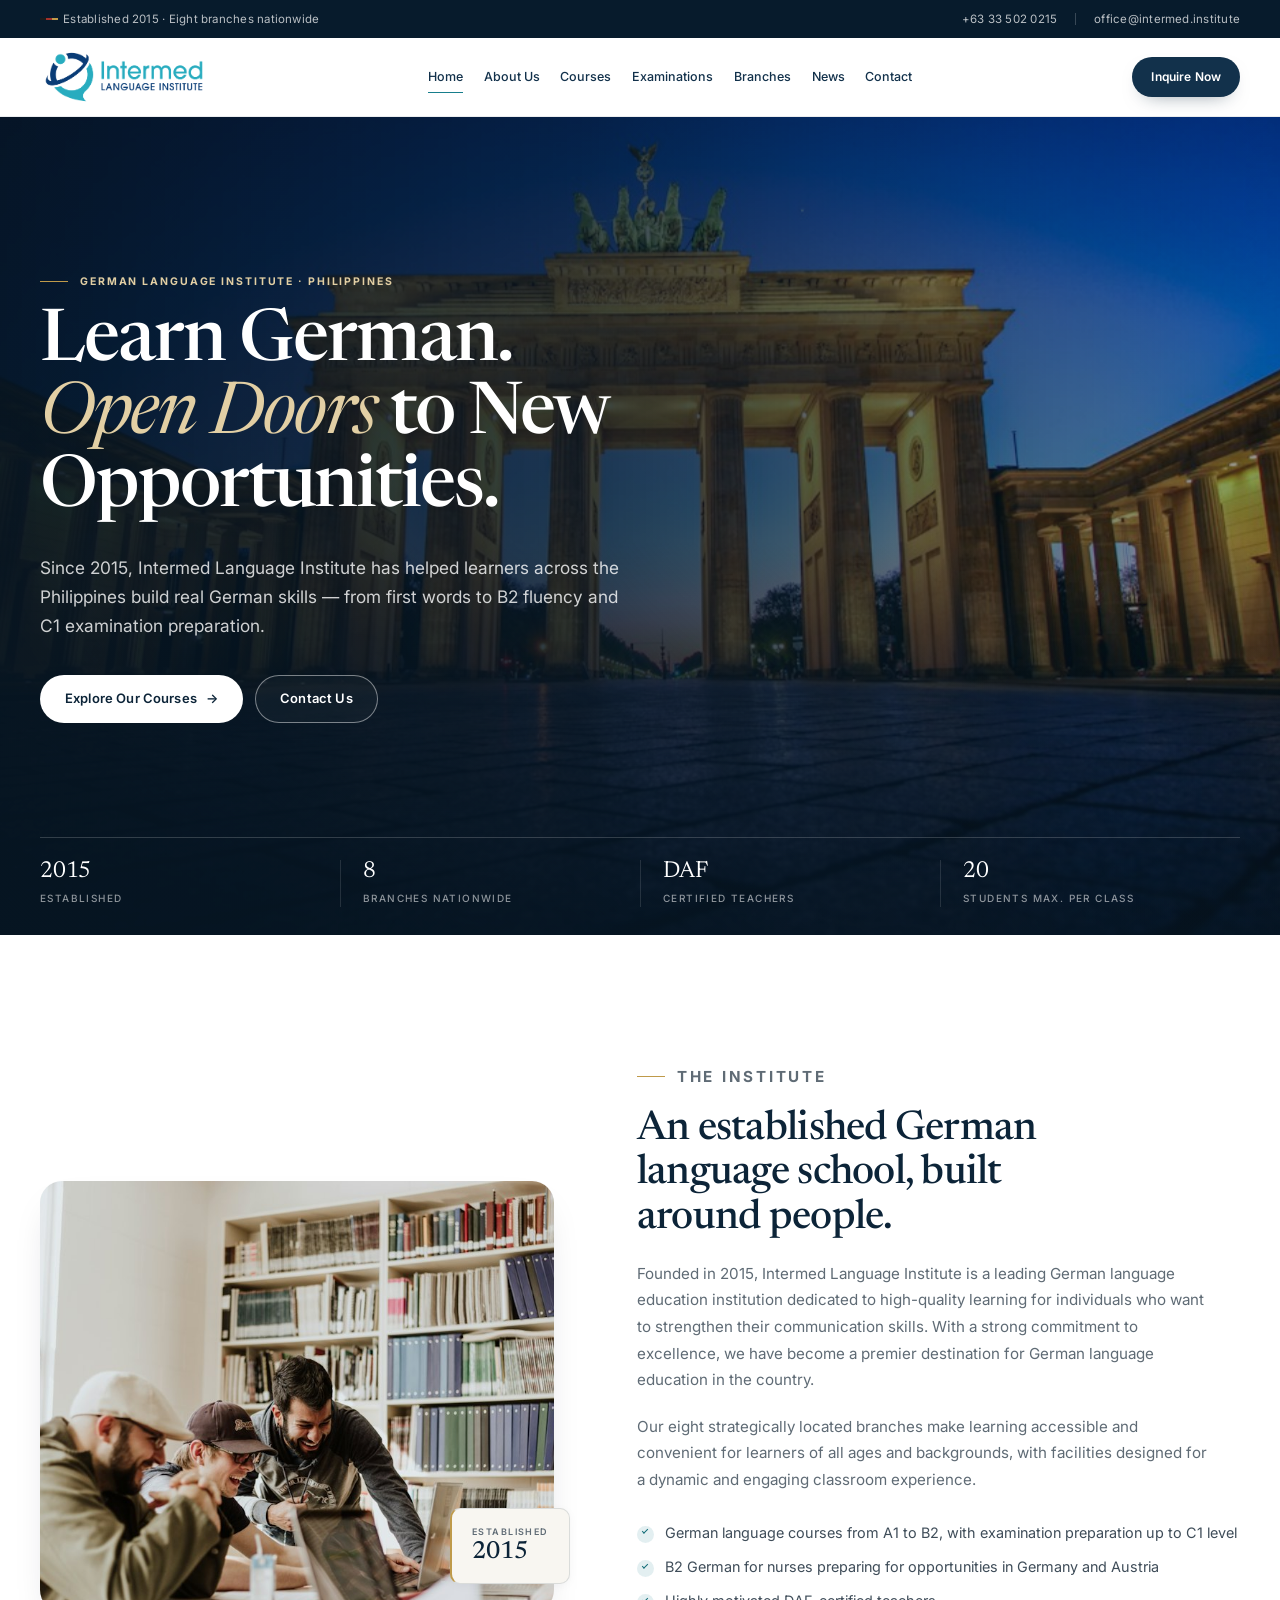
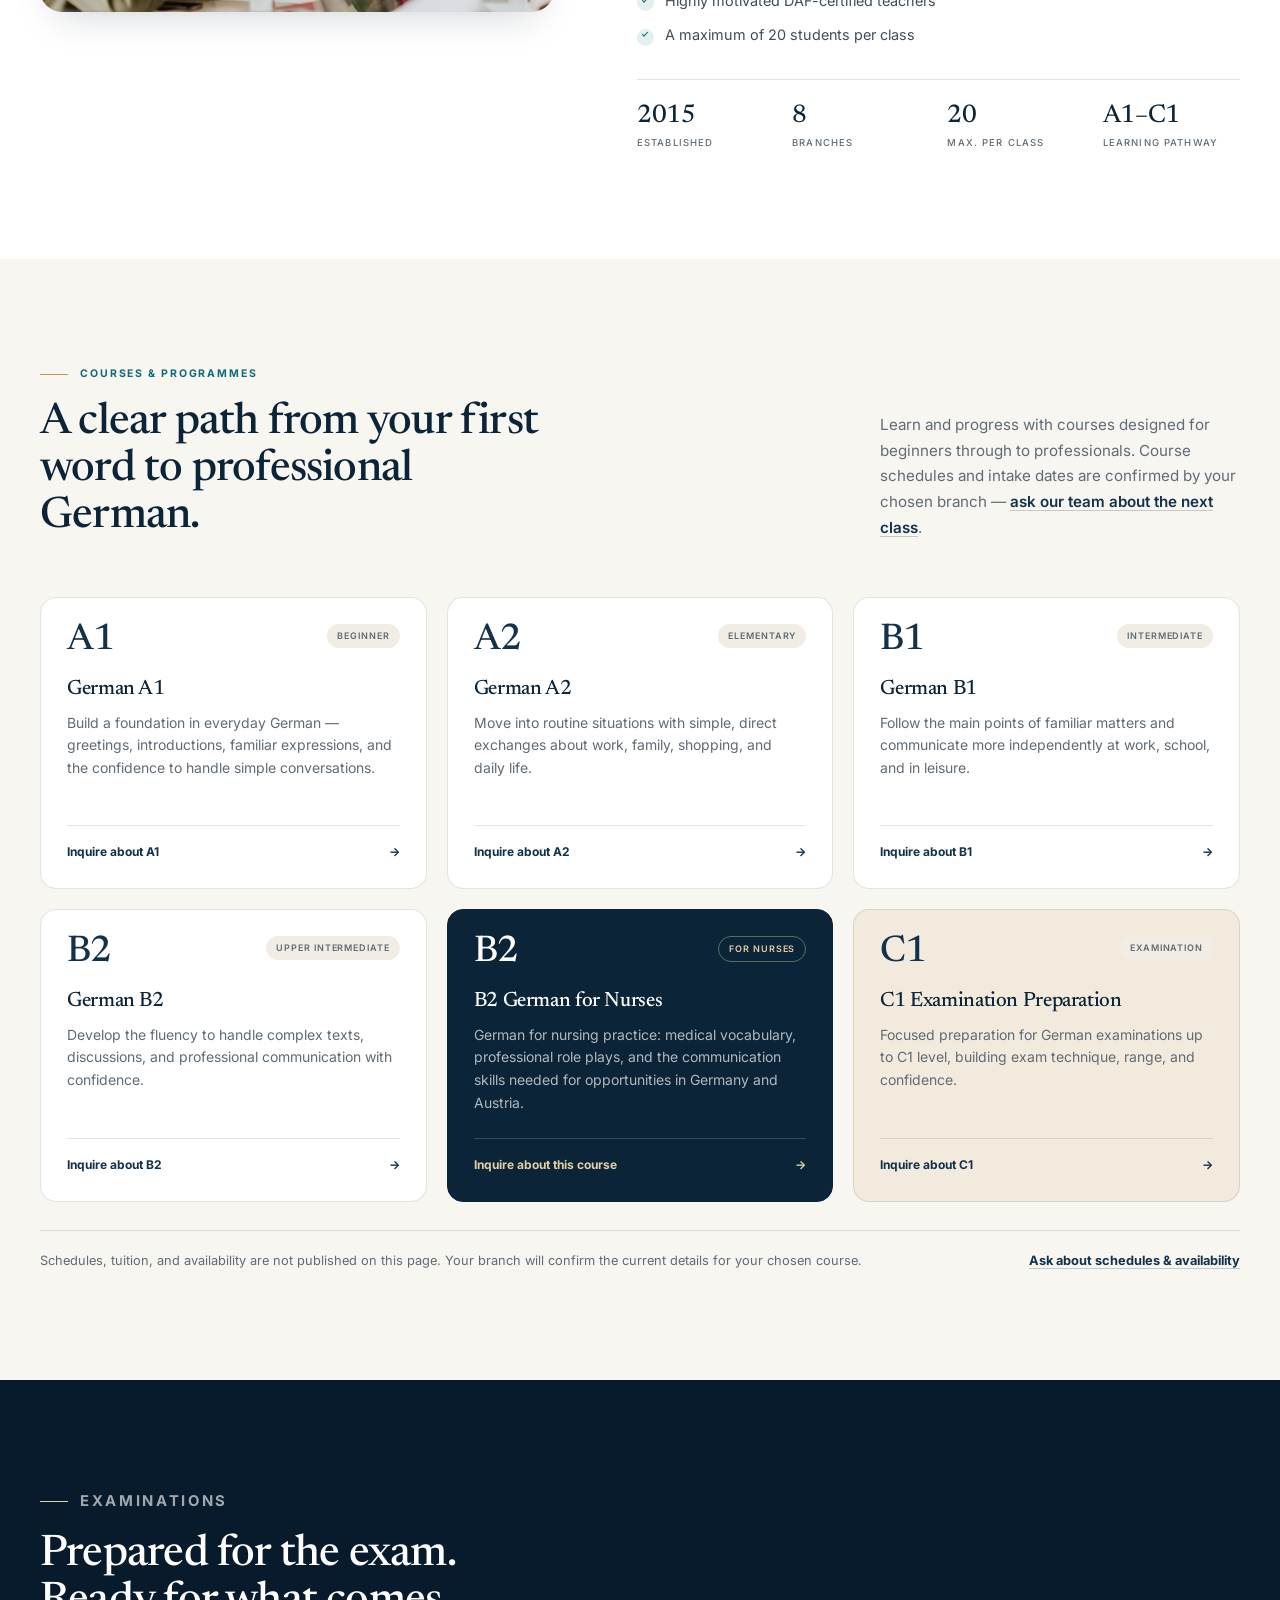
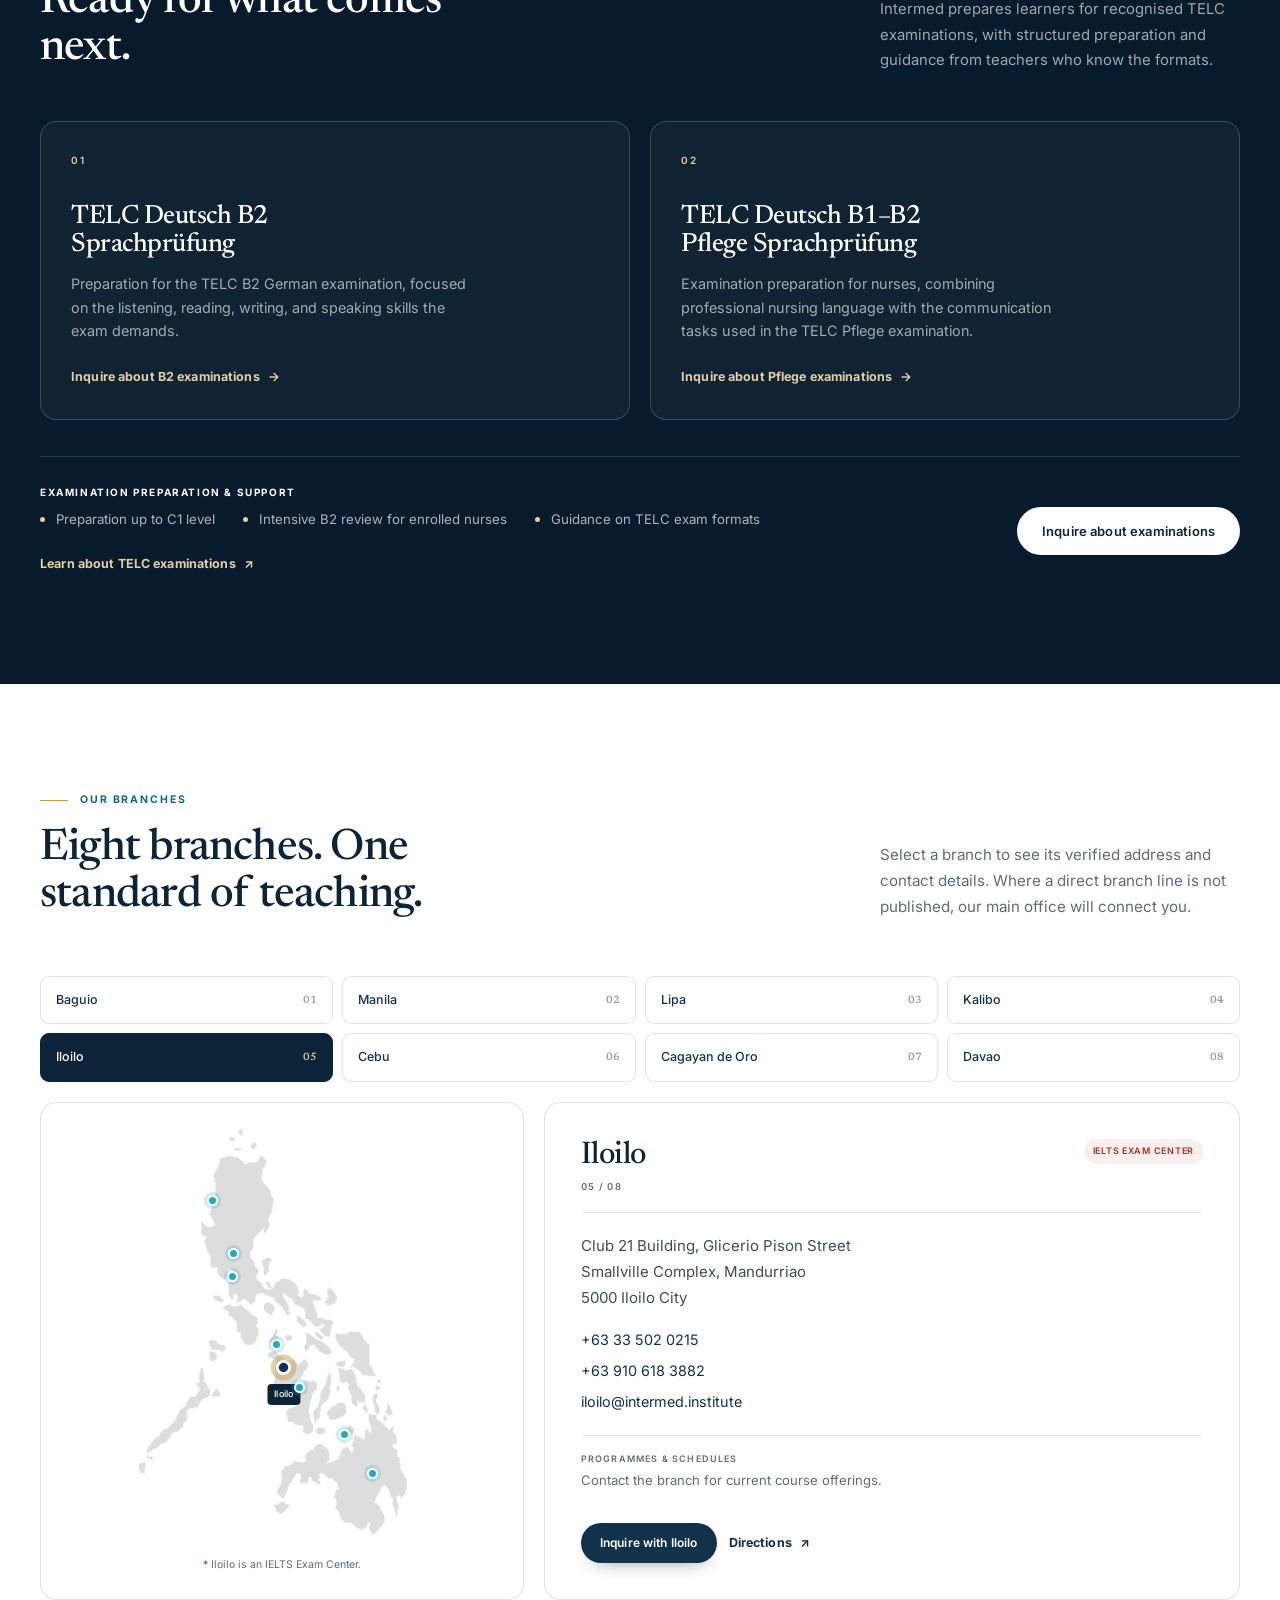
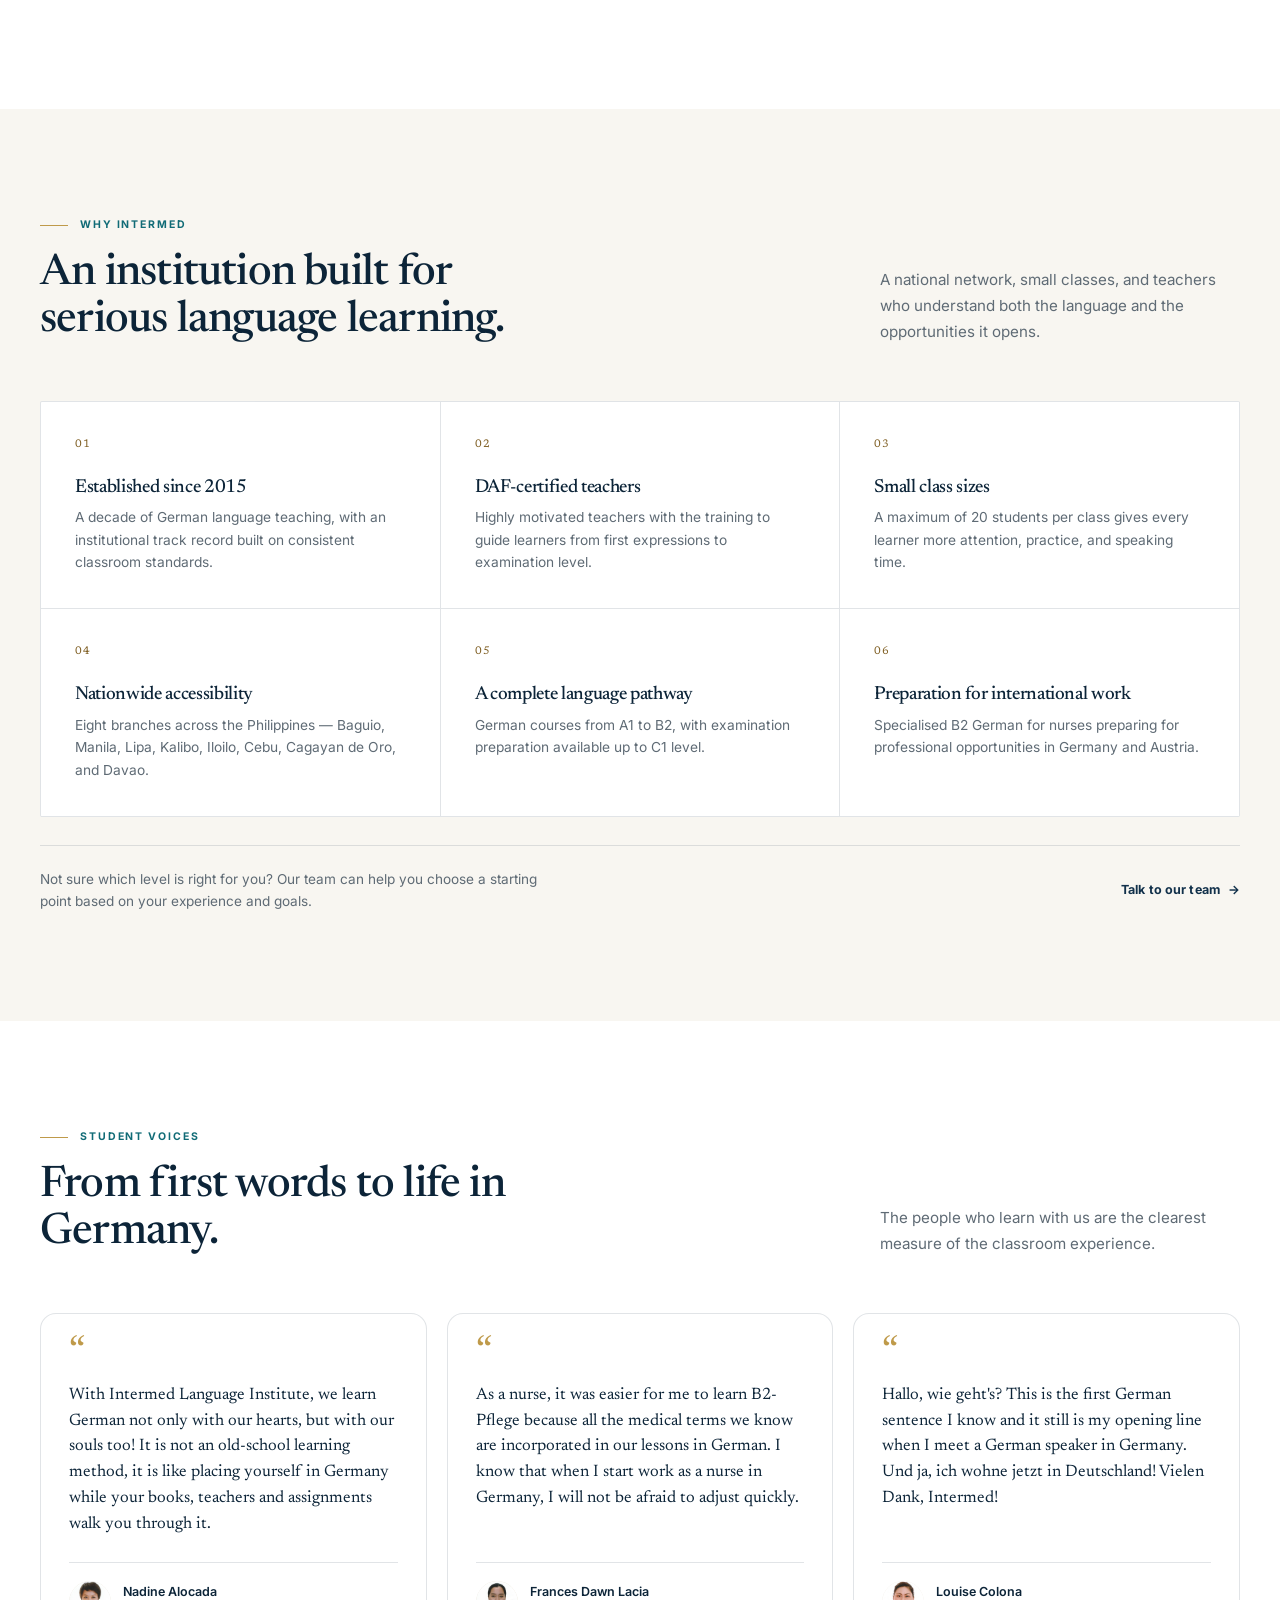
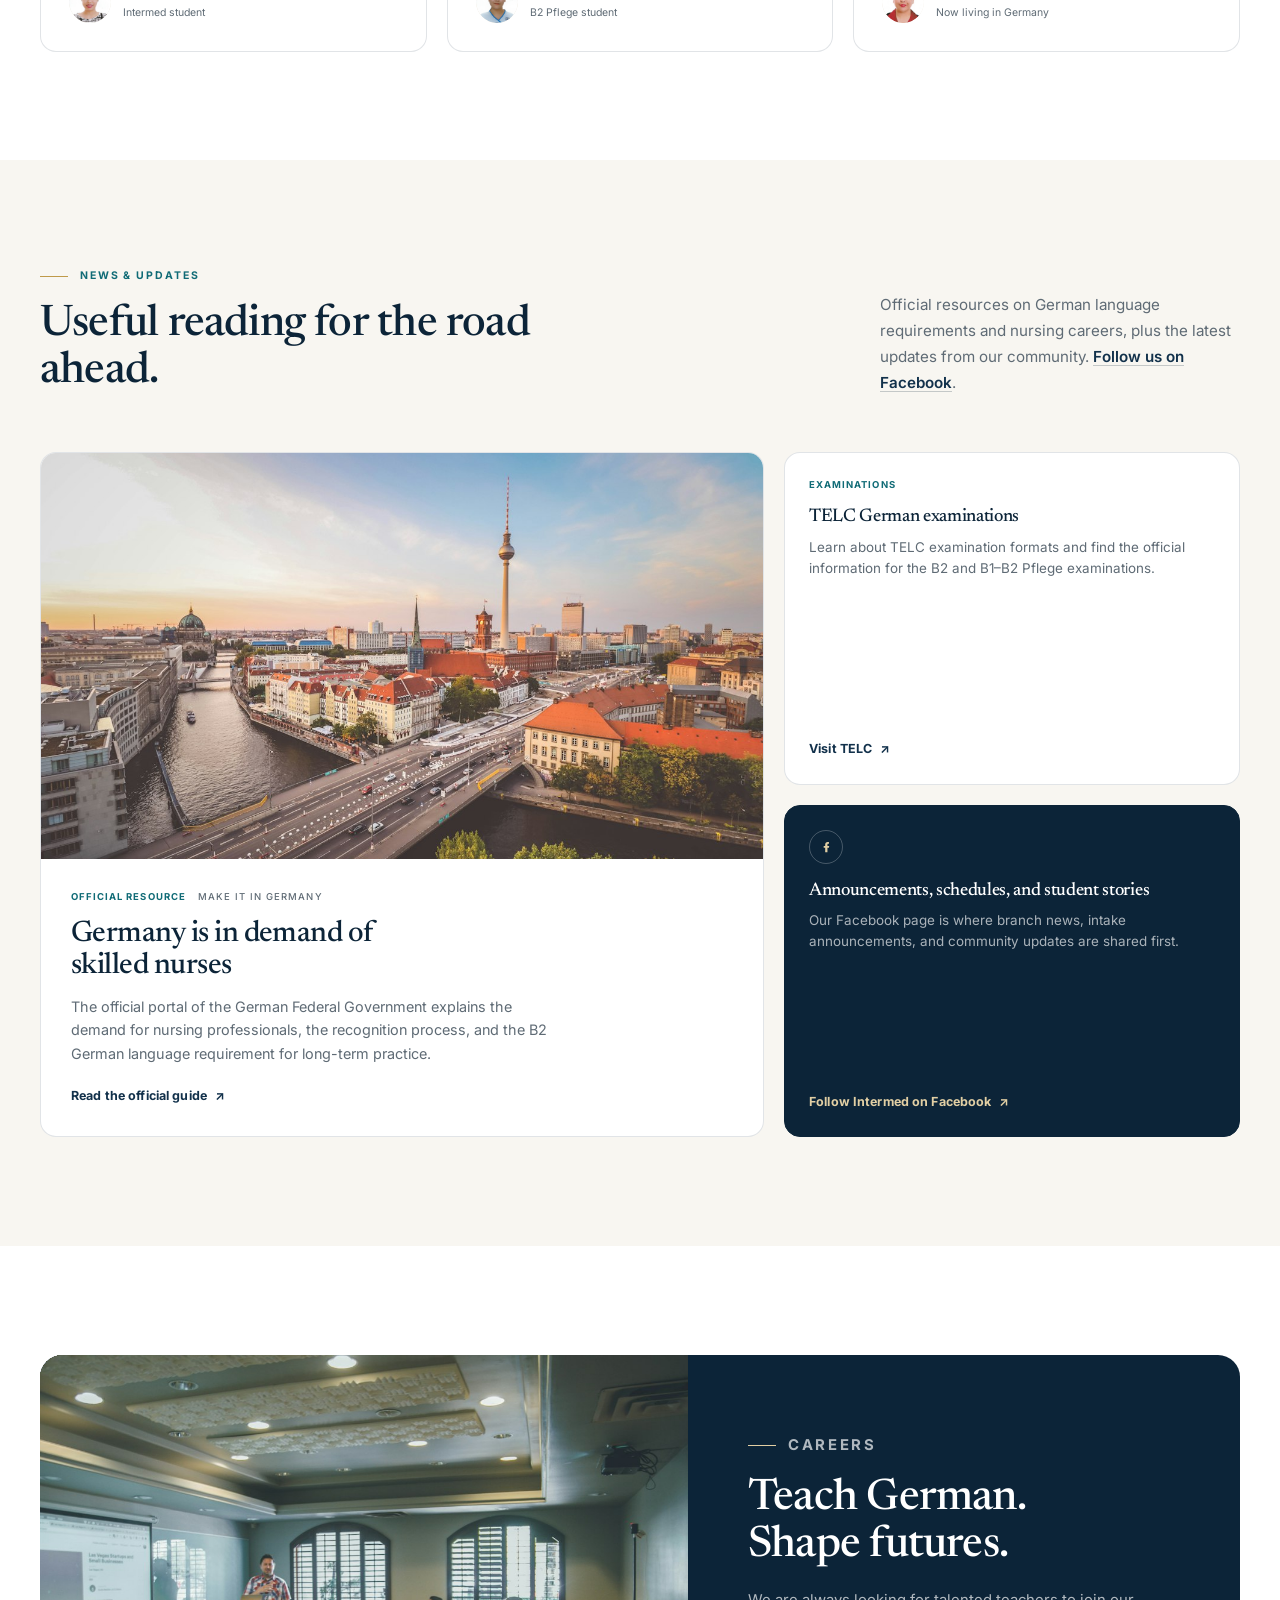
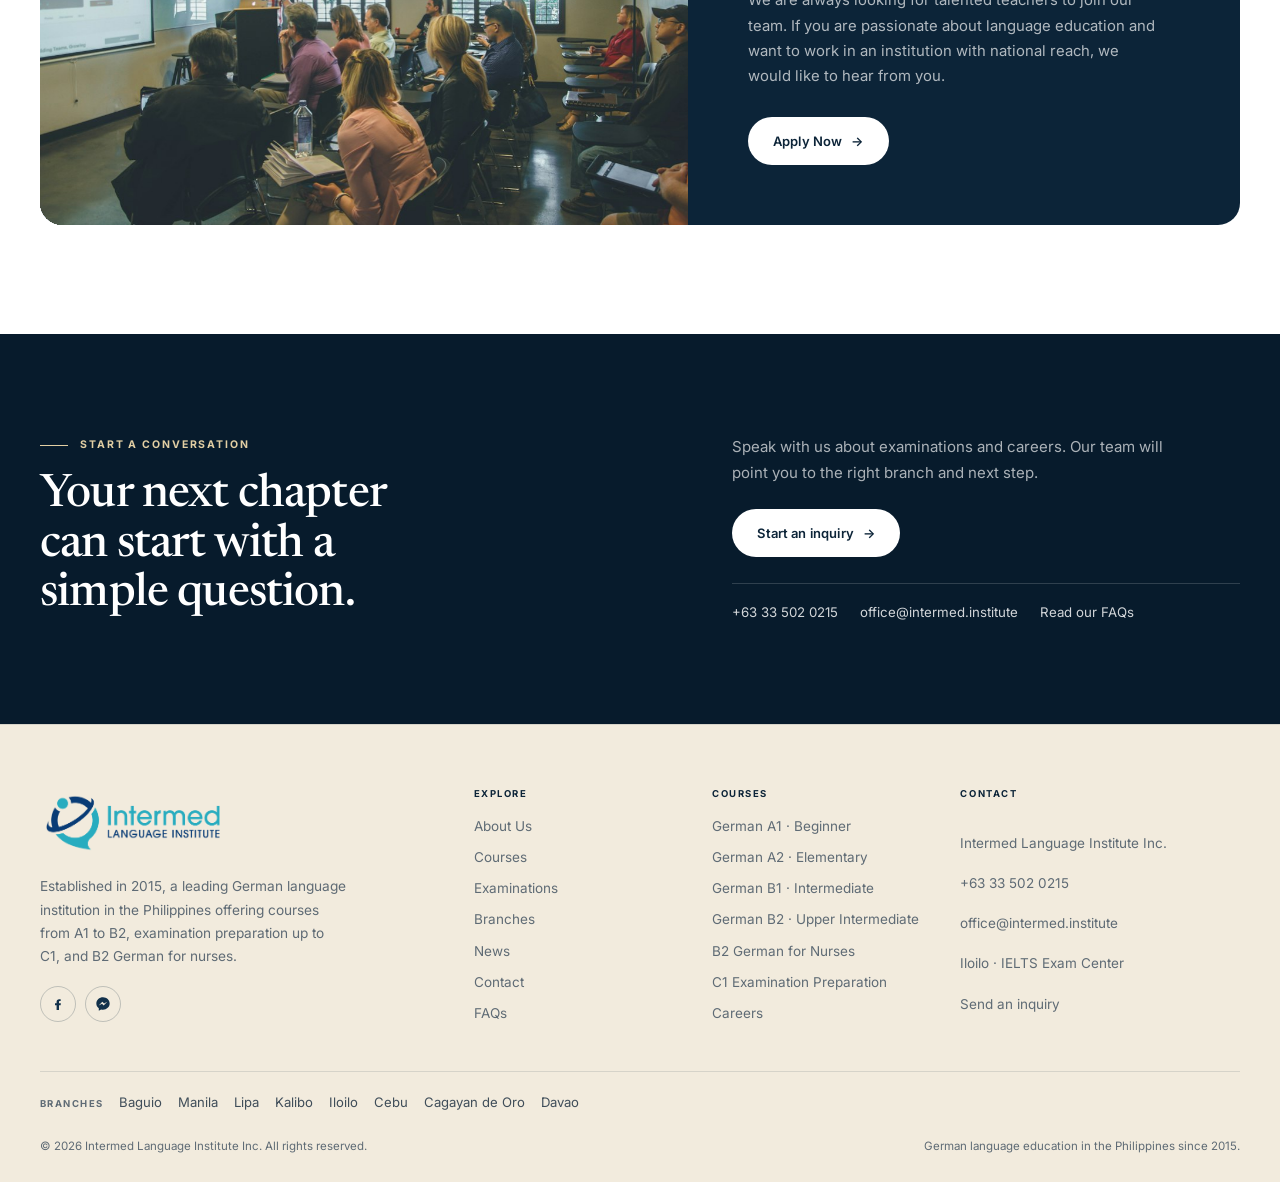
<file: index.html>
<!DOCTYPE html>
<html lang="en">
<head>
  <meta charset="UTF-8">
  <meta name="viewport" content="width=device-width, initial-scale=1.0">
  <title>Intermed Language Institute | German Language School in the Philippines</title>
  <meta name="description" content="Established in 2015, Intermed Language Institute offers German courses from A1 to B2, C1 examination preparation, B2 German for nurses, and TELC exam preparation across eight branches in the Philippines.">
  <meta name="robots" content="index, follow, max-image-preview:large">
  <link rel="canonical" href="https://intermed.institute/">
  <meta name="theme-color" content="#0c2438">
  <link rel="icon" type="image/png" href="assets/img/favicon.png">
  <link rel="apple-touch-icon" href="assets/img/favicon.png">

  <meta property="og:locale" content="en_PH">
  <meta property="og:type" content="website">
  <meta property="og:site_name" content="Intermed Language Institute">
  <meta property="og:title" content="Intermed Language Institute | Learn German. Open Doors.">
  <meta property="og:description" content="German language courses from A1 to B2, C1 examination preparation, B2 German for nurses, and TELC exam preparation across eight branches nationwide.">
  <meta property="og:url" content="https://intermed.institute/">
  <meta property="og:image" content="https://intermed.institute/assets/img/hero-brandenburg.jpg">
  <meta name="twitter:card" content="summary_large_image">

  <link rel="preconnect" href="https://fonts.googleapis.com">
  <link rel="preconnect" href="https://fonts.gstatic.com" crossorigin>
  <link href="https://fonts.googleapis.com/css2?family=Inter:wght@400;500;600;700&family=Newsreader:ital,opsz,wght@0,6..72,400;0,6..72,500;0,6..72,600;1,6..72,400&display=swap" rel="stylesheet">
  <link rel="preload" as="image" href="assets/img/hero-brandenburg.jpg" imagesrcset="assets/img/hero-brandenburg-1000.jpg 1000w, assets/img/hero-brandenburg.jpg 1800w" imagesizes="100vw">
  <link rel="stylesheet" href="assets/css/main.css">

  <script type="application/ld+json">
  {
    "@context": "https://schema.org",
    "@type": "EducationalOrganization",
    "name": "Intermed Language Institute",
    "alternateName": "Intermed Language Institute Inc.",
    "url": "https://intermed.institute/",
    "logo": "https://intermed.institute/assets/img/logo.png",
    "description": "A German language institute established in 2015, offering A1 to B2 German courses, C1 examination preparation, B2 German for nurses, and TELC examination preparation across the Philippines.",
    "foundingDate": "2015",
    "email": "office@intermed.institute",
    "telephone": "+63 33 502 0215",
    "address": {
      "@type": "PostalAddress",
      "streetAddress": "Club 21 Building, Glicerio Pison Street, Smallville Complex, Mandurriao",
      "addressLocality": "Iloilo City",
      "postalCode": "5000",
      "addressCountry": "PH"
    },
    "areaServed": "Philippines",
    "sameAs": ["https://www.facebook.com/intermedph"]
  }
  </script>
  <noscript>
    <style>
      .branch-detail[hidden] { display: flex !important; }
      .branch-panel { gap: 32px; }
      .branch-tabs, .map-pin { display: none !important; }
      @media (max-width: 1080px) {
        .primary-nav { display: flex !important; flex-wrap: wrap; gap: 8px 16px; }
        .header-inner { flex-wrap: wrap; min-height: 0; padding: 12px 0; }
        .header-cta { display: inline-flex !important; }
        .nav-toggle, .mobile-nav { display: none !important; }
      }
    </style>
  </noscript>
</head>
<body>
  <a class="skip-link" href="#main">Skip to content</a>

  <div class="topbar">
    <div class="container topbar-inner">
      <p><span class="topbar-flag" aria-hidden="true"></span> Established 2015 · Eight branches nationwide</p>
      <div class="topbar-meta">
        <a href="tel:+63335020215">+63 33 502 0215</a>
        <span class="topbar-sep" aria-hidden="true"></span>
        <a href="mailto:office@intermed.institute">office@intermed.institute</a>
      </div>
    </div>
  </div>

  <header class="site-header" id="siteHeader">
    <div class="container header-inner">
      <a class="brand" href="index.html" aria-label="Intermed Language Institute — home">
        <img src="assets/img/logo.png" width="168" height="61" alt="Intermed Language Institute">
      </a>

      <nav class="primary-nav" aria-label="Primary">
        <a href="index.html" aria-current="page">Home</a>
        <a href="#about">About Us</a>
        <a href="#courses">Courses</a>
        <a href="#examinations">Examinations</a>
        <a href="#branches">Branches</a>
        <a href="#news">News</a>
        <a href="contact.html">Contact</a>
      </nav>

      <a class="btn btn--primary btn--sm header-cta" href="contact.html">Inquire Now</a>

      <button class="nav-toggle" type="button" aria-label="Open menu" aria-expanded="false" aria-controls="mobileNav">
        <span></span><span></span><span></span>
      </button>
    </div>

    <div class="mobile-nav" id="mobileNav">
      <p class="eyebrow">Navigation</p>
      <nav aria-label="Mobile primary">
        <a class="mobile-link" href="index.html">Home <span class="num">01</span></a>
        <a class="mobile-link" href="#about">About Us <span class="num">02</span></a>
        <a class="mobile-link" href="#courses">Courses <span class="num">03</span></a>
        <a class="mobile-link" href="#examinations">Examinations <span class="num">04</span></a>
        <a class="mobile-link" href="#branches">Branches <span class="num">05</span></a>
        <a class="mobile-link" href="#news">News <span class="num">06</span></a>
        <a class="mobile-link" href="contact.html">Contact <span class="num">07</span></a>
      </nav>
      <a class="btn btn--primary" href="contact.html">Inquire Now</a>
      <div class="mobile-contact">
        <a href="tel:+63335020215">+63 33 502 0215</a>
        <a href="mailto:office@intermed.institute">office@intermed.institute</a>
        <a href="faq.html">Frequently asked questions</a>
      </div>
    </div>
  </header>

  <main id="main">
    <!-- Hero -->
    <section class="hero" aria-labelledby="hero-title">
      <div class="hero-media">
        <picture>
          <source media="(max-width: 720px)" srcset="assets/img/hero-brandenburg-1000.jpg">
          <img src="assets/img/hero-brandenburg.jpg" width="1800" height="1200" alt="The Brandenburg Gate in Berlin illuminated at dusk" fetchpriority="high">
        </picture>
      </div>
      <div class="container hero-inner">
        <div class="hero-copy">
          <p class="eyebrow">German language institute · Philippines</p>
          <h1 id="hero-title"><span class="hero-line"><span>Learn German.</span></span><span class="hero-line"><span><em>Open Doors</em> to New Opportunities.</span></span></h1>
          <p class="hero-lede">Since 2015, Intermed Language Institute has helped learners across the Philippines build real German skills — from first words to B2 fluency and C1 examination preparation.</p>
          <div class="hero-actions">
            <a class="btn btn--light" href="#courses">Explore Our Courses <span class="arrow" aria-hidden="true">→</span></a>
            <a class="btn btn--ghost" href="contact.html">Contact Us</a>
          </div>
        </div>
      </div>
      <div class="container">
        <dl class="hero-facts">
          <div><dt>2015</dt><dd>Established</dd></div>
          <div><dt data-count="8">8</dt><dd>Branches nationwide</dd></div>
          <div><dt>DAF</dt><dd>Certified teachers</dd></div>
          <div><dt data-count="20">20</dt><dd>Students max. per class</dd></div>
        </dl>
      </div>
    </section>

    <!-- About -->
    <section class="section section--white" id="about">
      <div class="container about-grid">
        <div class="about-media reveal reveal--left">
          <figure>
            <img src="assets/img/about-students.jpg" srcset="assets/img/about-students-900.jpg 900w, assets/img/about-students.jpg 1200w" sizes="(max-width: 980px) 92vw, 45vw" width="1200" height="800" loading="lazy" alt="Adult students collaborating around a table in a library">
          </figure>
          <div class="est-badge">
            <span>Established</span>
            <strong>2015</strong>
          </div>
        </div>
        <div class="about-copy reveal reveal--right">
          <p class="eyebrow">The institute</p>
          <h2>An established German language school, built around people.</h2>
          <p>Founded in 2015, Intermed Language Institute is a leading German language education institution dedicated to high-quality learning for individuals who want to strengthen their communication skills. With a strong commitment to excellence, we have become a premier destination for German language education in the country.</p>
          <p>Our eight strategically located branches make learning accessible and convenient for learners of all ages and backgrounds, with facilities designed for a dynamic and engaging classroom experience.</p>
          <ul class="check-list">
            <li>German language courses from A1 to B2, with examination preparation up to C1 level</li>
            <li>B2 German for nurses preparing for opportunities in Germany and Austria</li>
            <li>Highly motivated DAF-certified teachers</li>
            <li>A maximum of 20 students per class</li>
          </ul>
          <div class="stat-row">
            <div><strong>2015</strong><span>Established</span></div>
            <div><strong data-count="8">8</strong><span>Branches</span></div>
            <div><strong data-count="20">20</strong><span>Max. per class</span></div>
            <div><strong>A1–C1</strong><span>Learning pathway</span></div>
          </div>
        </div>
      </div>
    </section>

    <!-- Courses -->
    <section class="section section--paper" id="courses">
      <div class="container">
        <header class="section-head reveal">
          <div>
            <p class="eyebrow">Courses &amp; programmes</p>
            <h2>A clear path from your first word to professional German.</h2>
          </div>
          <p class="section-intro">Learn and progress with courses designed for beginners through to professionals. Course schedules and intake dates are confirmed by your chosen branch — <a href="contact.html?type=course">ask our team about the next class</a>.</p>
        </header>

        <div class="course-grid">
          <article class="course-card reveal" id="course-a1">
            <div class="course-top">
              <span class="course-level">A1</span>
              <span class="course-tag">Beginner</span>
            </div>
            <h3>German A1</h3>
            <p>Build a foundation in everyday German — greetings, introductions, familiar expressions, and the confidence to handle simple conversations.</p>
            <a class="course-link" href="contact.html?type=course&amp;course=A1">Inquire about A1 <span class="arrow" aria-hidden="true">→</span></a>
          </article>

          <article class="course-card reveal" id="course-a2">
            <div class="course-top">
              <span class="course-level">A2</span>
              <span class="course-tag">Elementary</span>
            </div>
            <h3>German A2</h3>
            <p>Move into routine situations with simple, direct exchanges about work, family, shopping, and daily life.</p>
            <a class="course-link" href="contact.html?type=course&amp;course=A2">Inquire about A2 <span class="arrow" aria-hidden="true">→</span></a>
          </article>

          <article class="course-card reveal" id="course-b1">
            <div class="course-top">
              <span class="course-level">B1</span>
              <span class="course-tag">Intermediate</span>
            </div>
            <h3>German B1</h3>
            <p>Follow the main points of familiar matters and communicate more independently at work, school, and in leisure.</p>
            <a class="course-link" href="contact.html?type=course&amp;course=B1">Inquire about B1 <span class="arrow" aria-hidden="true">→</span></a>
          </article>

          <article class="course-card reveal" id="course-b2">
            <div class="course-top">
              <span class="course-level">B2</span>
              <span class="course-tag">Upper intermediate</span>
            </div>
            <h3>German B2</h3>
            <p>Develop the fluency to handle complex texts, discussions, and professional communication with confidence.</p>
            <a class="course-link" href="contact.html?type=course&amp;course=B2">Inquire about B2 <span class="arrow" aria-hidden="true">→</span></a>
          </article>

          <article class="course-card course-card--featured reveal" id="course-b2-nurses">
            <div class="course-top">
              <span class="course-level">B2</span>
              <span class="course-tag">For nurses</span>
            </div>
            <h3>B2 German for Nurses</h3>
            <p>German for nursing practice: medical vocabulary, professional role plays, and the communication skills needed for opportunities in Germany and Austria.</p>
            <a class="course-link" href="contact.html?type=course&amp;course=B2%20for%20Nurses">Inquire about this course <span class="arrow" aria-hidden="true">→</span></a>
          </article>

          <article class="course-card course-card--exam reveal" id="course-c1">
            <div class="course-top">
              <span class="course-level">C1</span>
              <span class="course-tag">Examination</span>
            </div>
            <h3>C1 Examination Preparation</h3>
            <p>Focused preparation for German examinations up to C1 level, building exam technique, range, and confidence.</p>
            <a class="course-link" href="contact.html?type=course&amp;course=C1%20Examination%20Preparation">Inquire about C1 <span class="arrow" aria-hidden="true">→</span></a>
          </article>
        </div>

        <div class="courses-note reveal">
          <p>Schedules, tuition, and availability are not published on this page. Your branch will confirm the current details for your chosen course.</p>
          <a href="contact.html?type=course">Ask about schedules &amp; availability</a>
        </div>
      </div>
    </section>

    <!-- Examinations -->
    <section class="section section--dark" id="examinations">
      <div class="container">
        <div class="exam-head reveal">
          <div>
            <p class="eyebrow eyebrow--light">Examinations</p>
            <h2>Prepared for the exam. Ready for what comes next.</h2>
          </div>
          <p>Intermed prepares learners for recognised TELC examinations, with structured preparation and guidance from teachers who know the formats.</p>
        </div>

        <div class="exam-grid">
          <article class="exam-card reveal">
            <span class="exam-no">01</span>
            <h3>TELC Deutsch B2 Sprachprüfung</h3>
            <p>Preparation for the TELC B2 German examination, focused on the listening, reading, writing, and speaking skills the exam demands.</p>
            <a class="text-link text-link--light" href="contact.html?type=examination">Inquire about B2 examinations <span class="arrow" aria-hidden="true">→</span></a>
          </article>
          <article class="exam-card reveal">
            <span class="exam-no">02</span>
            <h3>TELC Deutsch B1–B2 Pflege Sprachprüfung</h3>
            <p>Examination preparation for nurses, combining professional nursing language with the communication tasks used in the TELC Pflege examination.</p>
            <a class="text-link text-link--light" href="contact.html?type=examination">Inquire about Pflege examinations <span class="arrow" aria-hidden="true">→</span></a>
          </article>
        </div>

        <div class="exam-support reveal">
          <div>
            <h3>Examination preparation &amp; support</h3>
            <ul>
              <li>Preparation up to C1 level</li>
              <li>Intensive B2 review for enrolled nurses</li>
              <li>Guidance on TELC exam formats</li>
            </ul>
            <p class="exam-official"><a class="text-link text-link--light" href="https://www.telc.net/" target="_blank" rel="noopener noreferrer">Learn about TELC examinations <span class="arrow" aria-hidden="true">↗</span></a></p>
          </div>
          <a class="btn btn--light" href="contact.html?type=examination">Inquire about examinations</a>
        </div>
      </div>
    </section>

    <!-- Branches -->
    <section class="section section--white" id="branches">
      <div class="container">
        <header class="section-head reveal">
          <div>
            <p class="eyebrow">Our branches</p>
            <h2>Eight branches. One standard of teaching.</h2>
          </div>
          <p class="section-intro">Select a branch to see its verified address and contact details. Where a direct branch line is not published, our main office will connect you.</p>
        </header>

        <div class="branch-tabs reveal" role="group" aria-label="Select a branch">
          <button class="branch-tab" type="button" data-branch="baguio" aria-pressed="false"><span>Baguio</span><span class="num">01</span></button>
          <button class="branch-tab" type="button" data-branch="manila" aria-pressed="false"><span>Manila</span><span class="num">02</span></button>
          <button class="branch-tab" type="button" data-branch="lipa" aria-pressed="false"><span>Lipa</span><span class="num">03</span></button>
          <button class="branch-tab" type="button" data-branch="kalibo" aria-pressed="false"><span>Kalibo</span><span class="num">04</span></button>
          <button class="branch-tab" type="button" data-branch="iloilo" aria-pressed="true"><span>Iloilo</span><span class="num">05</span></button>
          <button class="branch-tab" type="button" data-branch="cebu" aria-pressed="false"><span>Cebu</span><span class="num">06</span></button>
          <button class="branch-tab" type="button" data-branch="cdo" aria-pressed="false"><span>Cagayan de Oro</span><span class="num">07</span></button>
          <button class="branch-tab" type="button" data-branch="davao" aria-pressed="false"><span>Davao</span><span class="num">08</span></button>
        </div>

        <div class="branch-explorer reveal">
          <div class="map-card">
            <div class="branch-map">
              <img src="assets/img/philippines-map.png" width="445" height="573" loading="lazy" alt="Map of the Philippines showing the locations of Intermed Language Institute branches">
              <button class="map-pin" type="button" data-branch="baguio" aria-pressed="false" style="left:28.1%;top:17.5%" aria-label="Baguio"><span class="map-pin-label" aria-hidden="true">Baguio</span></button>
              <button class="map-pin" type="button" data-branch="manila" aria-pressed="false" style="left:34.8%;top:30.5%" aria-label="Manila"><span class="map-pin-label" aria-hidden="true">Manila</span></button>
              <button class="map-pin" type="button" data-branch="lipa" aria-pressed="false" style="left:34.4%;top:36.3%" aria-label="Lipa"><span class="map-pin-label" aria-hidden="true">Lipa</span></button>
              <button class="map-pin" type="button" data-branch="kalibo" aria-pressed="false" style="left:48.3%;top:52.9%" aria-label="Kalibo"><span class="map-pin-label" aria-hidden="true">Kalibo</span></button>
              <button class="map-pin" type="button" data-branch="iloilo" aria-pressed="true" style="left:50.6%;top:58.5%" aria-label="Iloilo"><span class="map-pin-label" aria-hidden="true">Iloilo</span></button>
              <button class="map-pin" type="button" data-branch="cebu" aria-pressed="false" style="left:55.5%;top:63.5%" aria-label="Cebu"><span class="map-pin-label" aria-hidden="true">Cebu</span></button>
              <button class="map-pin" type="button" data-branch="cdo" aria-pressed="false" style="left:69.7%;top:75%" aria-label="Cagayan de Oro"><span class="map-pin-label" aria-hidden="true">Cagayan de Oro</span></button>
              <button class="map-pin" type="button" data-branch="davao" aria-pressed="false" style="left:78.7%;top:84.6%" aria-label="Davao"><span class="map-pin-label" aria-hidden="true">Davao</span></button>
            </div>
            <p class="map-note"><span class="star" aria-hidden="true">*</span> Iloilo is an IELTS Exam Center.</p>
          </div>

          <div class="branch-panel" id="branchPanel" aria-live="polite">
            <div class="branch-detail" data-branch="baguio" hidden>
              <div class="branch-detail-head">
                <div><h3>Baguio</h3><p class="branch-count">01 / 08</p></div>
              </div>
              <address>Room 213 / 2nd Floor, Laperal Building<br>Session Road<br>2600 Baguio</address>
              <div class="branch-contact">
                <a href="tel:+639082184001">+63 908 218 4001</a>
                <a href="mailto:baguio@intermed.institute">baguio@intermed.institute</a>
              </div>
              <div class="branch-meta"><span>Programmes &amp; schedules</span><p>Contact the branch for current course offerings.</p></div>
              <div class="branch-actions">
                <a class="btn btn--primary btn--sm" href="contact.html?type=course&amp;branch=baguio">Inquire with Baguio</a>
                <a class="text-link" href="https://www.google.com/maps/place/?q=place_id:ChIJQzW12nChkTMRzCQcFFQk974" target="_blank" rel="noopener noreferrer">Directions <span aria-hidden="true">↗</span></a>
              </div>
            </div>

            <div class="branch-detail" data-branch="manila" hidden>
              <div class="branch-detail-head">
                <div><h3>Manila</h3><p class="branch-count">02 / 08</p></div>
              </div>
              <address>32F Tycoon Centre, Pearl Drive<br>Ortigas<br>1600 Pasig City</address>
              <div class="branch-contact">
                <a href="tel:+63253105404">(02) 5310 5404</a>
                <a href="mailto:manila@intermed.institute">manila@intermed.institute</a>
              </div>
              <div class="branch-meta"><span>Programmes &amp; schedules</span><p>Contact the branch for current course offerings.</p></div>
              <div class="branch-actions">
                <a class="btn btn--primary btn--sm" href="contact.html?type=course&amp;branch=manila">Inquire with Manila</a>
                <a class="text-link" href="https://www.google.com/maps/place/?q=place_id:ChIJD5gibTDJlzMRMe0e6VPPj3s" target="_blank" rel="noopener noreferrer">Directions <span aria-hidden="true">↗</span></a>
              </div>
            </div>

            <div class="branch-detail" data-branch="lipa" hidden>
              <div class="branch-detail-head">
                <div><h3>Lipa</h3><p class="branch-count">03 / 08</p></div>
              </div>
              <address>J.P. Laurel National Highway<br>4218 Lipa</address>
              <div class="branch-contact">
                <a href="tel:+63437734190">043 773 4190</a>
                <a href="tel:+63434556023">043 455 6023</a>
                <a href="mailto:lipa@intermed.institute">lipa@intermed.institute</a>
              </div>
              <div class="branch-meta"><span>Programmes &amp; schedules</span><p>Contact the branch for current course offerings.</p></div>
              <div class="branch-actions">
                <a class="btn btn--primary btn--sm" href="contact.html?type=course&amp;branch=lipa">Inquire with Lipa</a>
                <a class="text-link" href="https://www.google.com/maps/place/?q=place_id:ChIJHXzGjSBtvTMRYHtHGf7pv7Q" target="_blank" rel="noopener noreferrer">Directions <span aria-hidden="true">↗</span></a>
              </div>
            </div>

            <div class="branch-detail" data-branch="kalibo" hidden>
              <div class="branch-detail-head">
                <div><h3>Kalibo</h3><p class="branch-count">04 / 08</p></div>
              </div>
              <address>Kalibo, Philippines</address>
              <p class="branch-empty">A direct branch address and telephone number are not currently published. Our main office will connect you with the Kalibo team.</p>
              <div class="branch-contact">
                <a href="tel:+63335020215">+63 33 502 0215</a>
                <a href="mailto:office@intermed.institute">office@intermed.institute</a>
              </div>
              <div class="branch-meta"><span>Programmes &amp; schedules</span><p>Ask our main office which courses are currently offered in Kalibo.</p></div>
              <div class="branch-actions">
                <a class="btn btn--primary btn--sm" href="contact.html?type=course&amp;branch=kalibo">Inquire about Kalibo</a>
              </div>
            </div>

            <div class="branch-detail" data-branch="iloilo">
              <div class="branch-detail-head">
                <div><h3>Iloilo</h3><p class="branch-count">05 / 08</p></div>
                <span class="branch-tag">IELTS Exam Center</span>
              </div>
              <address>Club 21 Building, Glicerio Pison Street<br>Smallville Complex, Mandurriao<br>5000 Iloilo City</address>
              <div class="branch-contact">
                <a href="tel:+63335020215">+63 33 502 0215</a>
                <a href="tel:+639106183882">+63 910 618 3882</a>
                <a href="mailto:iloilo@intermed.institute">iloilo@intermed.institute</a>
              </div>
              <div class="branch-meta"><span>Programmes &amp; schedules</span><p>Contact the branch for current course offerings.</p></div>
              <div class="branch-actions">
                <a class="btn btn--primary btn--sm" href="contact.html?type=course&amp;branch=iloilo">Inquire with Iloilo</a>
                <a class="text-link" href="https://www.google.com/maps/place/?q=place_id:ChIJ3x9K-ULlrjMRMJPbUkPp-Cc" target="_blank" rel="noopener noreferrer">Directions <span aria-hidden="true">↗</span></a>
              </div>
            </div>

            <div class="branch-detail" data-branch="cebu" hidden>
              <div class="branch-detail-head">
                <div><h3>Cebu</h3><p class="branch-count">06 / 08</p></div>
              </div>
              <address>Cebu, Philippines</address>
              <p class="branch-empty">A direct branch address and telephone number are not currently published. Our main office will connect you with the Cebu team.</p>
              <div class="branch-contact">
                <a href="tel:+63335020215">+63 33 502 0215</a>
                <a href="mailto:office@intermed.institute">office@intermed.institute</a>
              </div>
              <div class="branch-meta"><span>Programmes &amp; schedules</span><p>Ask our main office which courses are currently offered in Cebu.</p></div>
              <div class="branch-actions">
                <a class="btn btn--primary btn--sm" href="contact.html?type=course&amp;branch=cebu">Inquire about Cebu</a>
              </div>
            </div>

            <div class="branch-detail" data-branch="cdo" hidden>
              <div class="branch-detail-head">
                <div><h3>Cagayan de Oro</h3><p class="branch-count">07 / 08</p></div>
              </div>
              <address>4F CJB Building, 19th St. Nazareth<br>9000 Cagayan de Oro</address>
              <div class="branch-contact">
                <a href="tel:+63883232726">088 323 2726</a>
                <a href="tel:+639980033177">0998 003 3177</a>
                <a href="mailto:cdo@intermed.institute">cdo@intermed.institute</a>
              </div>
              <div class="branch-meta"><span>Programmes &amp; schedules</span><p>Contact the branch for current course offerings.</p></div>
              <div class="branch-actions">
                <a class="btn btn--primary btn--sm" href="contact.html?type=course&amp;branch=cdo">Inquire with Cagayan de Oro</a>
                <a class="text-link" href="https://www.google.com/maps/place/?q=place_id:ChIJExpAr6fz_zIRm1Ymu57_rFM" target="_blank" rel="noopener noreferrer">Directions <span aria-hidden="true">↗</span></a>
              </div>
            </div>

            <div class="branch-detail" data-branch="davao" hidden>
              <div class="branch-detail-head">
                <div><h3>Davao</h3><p class="branch-count">08 / 08</p></div>
              </div>
              <address>Davao, Philippines</address>
              <p class="branch-empty">A direct branch address and telephone number are not currently published. Our main office will connect you with the Davao team.</p>
              <div class="branch-contact">
                <a href="tel:+63335020215">+63 33 502 0215</a>
                <a href="mailto:office@intermed.institute">office@intermed.institute</a>
              </div>
              <div class="branch-meta"><span>Programmes &amp; schedules</span><p>Ask our main office which courses are currently offered in Davao.</p></div>
              <div class="branch-actions">
                <a class="btn btn--primary btn--sm" href="contact.html?type=course&amp;branch=davao">Inquire about Davao</a>
              </div>
            </div>
          </div>
        </div>
      </div>
    </section>

    <!-- Why Intermed -->
    <section class="section section--paper" id="why">
      <div class="container">
        <header class="section-head reveal">
          <div>
            <p class="eyebrow">Why Intermed</p>
            <h2>An institution built for serious language learning.</h2>
          </div>
          <p class="section-intro">A national network, small classes, and teachers who understand both the language and the opportunities it opens.</p>
        </header>

        <div class="why-grid">
          <div class="why-item reveal">
            <span class="why-num">01</span>
            <h3>Established since 2015</h3>
            <p>A decade of German language teaching, with an institutional track record built on consistent classroom standards.</p>
          </div>
          <div class="why-item reveal">
            <span class="why-num">02</span>
            <h3>DAF-certified teachers</h3>
            <p>Highly motivated teachers with the training to guide learners from first expressions to examination level.</p>
          </div>
          <div class="why-item reveal">
            <span class="why-num">03</span>
            <h3>Small class sizes</h3>
            <p>A maximum of 20 students per class gives every learner more attention, practice, and speaking time.</p>
          </div>
          <div class="why-item reveal">
            <span class="why-num">04</span>
            <h3>Nationwide accessibility</h3>
            <p>Eight branches across the Philippines — Baguio, Manila, Lipa, Kalibo, Iloilo, Cebu, Cagayan de Oro, and Davao.</p>
          </div>
          <div class="why-item reveal">
            <span class="why-num">05</span>
            <h3>A complete language pathway</h3>
            <p>German courses from A1 to B2, with examination preparation available up to C1 level.</p>
          </div>
          <div class="why-item reveal">
            <span class="why-num">06</span>
            <h3>Preparation for international work</h3>
            <p>Specialised B2 German for nurses preparing for professional opportunities in Germany and Austria.</p>
          </div>
        </div>

        <div class="why-foot reveal">
          <p>Not sure which level is right for you? Our team can help you choose a starting point based on your experience and goals.</p>
          <a class="text-link" href="contact.html?type=course">Talk to our team <span class="arrow" aria-hidden="true">→</span></a>
        </div>
      </div>
    </section>

    <!-- Testimonials -->
    <section class="section section--white" aria-labelledby="voices-title">
      <div class="container">
        <header class="section-head reveal">
          <div>
            <p class="eyebrow">Student voices</p>
            <h2 id="voices-title">From first words to life in Germany.</h2>
          </div>
          <p class="section-intro">The people who learn with us are the clearest measure of the classroom experience.</p>
        </header>

        <div class="testimonial-grid">
          <figure class="testimonial reveal">
            <div class="quote-mark" aria-hidden="true">“</div>
            <blockquote>With Intermed Language Institute, we learn German not only with our hearts, but with our souls too! It is not an old-school learning method, it is like placing yourself in Germany while your books, teachers and assignments walk you through it.</blockquote>
            <figcaption>
              <img src="assets/img/c-nadine.png" width="42" height="42" loading="lazy" alt="">
              <div><cite>Nadine Alocada</cite><small>Intermed student</small></div>
            </figcaption>
          </figure>

          <figure class="testimonial reveal">
            <div class="quote-mark" aria-hidden="true">“</div>
            <blockquote>As a nurse, it was easier for me to learn B2-Pflege because all the medical terms we know are incorporated in our lessons in German. I know that when I start work as a nurse in Germany, I will not be afraid to adjust quickly.</blockquote>
            <figcaption>
              <img src="assets/img/c-frances.png" width="42" height="42" loading="lazy" alt="">
              <div><cite>Frances Dawn Lacia</cite><small>B2 Pflege student</small></div>
            </figcaption>
          </figure>

          <figure class="testimonial reveal">
            <div class="quote-mark" aria-hidden="true">“</div>
            <blockquote>Hallo, wie geht's? This is the first German sentence I know and it still is my opening line when I meet a German speaker in Germany. Und ja, ich wohne jetzt in Deutschland! Vielen Dank, Intermed!</blockquote>
            <figcaption>
              <img src="assets/img/c-louise.png" width="42" height="42" loading="lazy" alt="">
              <div><cite>Louise Colona</cite><small>Now living in Germany</small></div>
            </figcaption>
          </figure>
        </div>
      </div>
    </section>

    <!-- News -->
    <section class="section section--paper" id="news">
      <div class="container">
        <header class="section-head reveal">
          <div>
            <p class="eyebrow">News &amp; updates</p>
            <h2>Useful reading for the road ahead.</h2>
          </div>
          <p class="section-intro">Official resources on German language requirements and nursing careers, plus the latest updates from our community. <a href="https://www.facebook.com/intermedph" target="_blank" rel="noopener noreferrer">Follow us on Facebook</a>.</p>
        </header>

        <div class="news-grid">
          <article class="news-feature reveal reveal--mask">
            <a class="news-media" href="https://www.make-it-in-germany.com/en/working-in-germany/job-search-application/professions-in-demand/nursing" target="_blank" rel="noopener noreferrer" aria-label="Read the official guide on nursing professionals in Germany">
              <img src="assets/img/news-berlin.jpg" width="1200" height="800" loading="lazy" alt="Aerial view of central Berlin at sunset">
            </a>
            <div class="news-body">
              <div class="news-meta"><span class="news-tag">Official resource</span><span>Make it in Germany</span></div>
              <h3><a href="https://www.make-it-in-germany.com/en/working-in-germany/job-search-application/professions-in-demand/nursing" target="_blank" rel="noopener noreferrer">Germany is in demand of skilled nurses</a></h3>
              <p>The official portal of the German Federal Government explains the demand for nursing professionals, the recognition process, and the B2 German language requirement for long-term practice.</p>
              <a class="text-link" href="https://www.make-it-in-germany.com/en/working-in-germany/job-search-application/professions-in-demand/nursing" target="_blank" rel="noopener noreferrer">Read the official guide <span class="arrow" aria-hidden="true">↗</span></a>
            </div>
          </article>

          <div class="news-side">
            <article class="news-card reveal">
              <div class="news-meta"><span class="news-tag">Examinations</span></div>
              <h3><a href="https://www.telc.net/" target="_blank" rel="noopener noreferrer">TELC German examinations</a></h3>
              <p>Learn about TELC examination formats and find the official information for the B2 and B1–B2 Pflege examinations.</p>
              <a class="text-link" href="https://www.telc.net/" target="_blank" rel="noopener noreferrer">Visit TELC <span class="arrow" aria-hidden="true">↗</span></a>
            </article>

            <article class="news-card news-card--social reveal">
              <span class="news-social-icon" aria-hidden="true">
                <svg width="15" height="15" viewBox="0 0 24 24" fill="currentColor"><path d="M13.5 21v-7h2.4l.4-3h-2.8V9.1c0-.9.3-1.5 1.6-1.5H16V5c-.3 0-1.2-.1-2.3-.1-2.3 0-3.8 1.4-3.8 3.9V11H7.5v3h2.4v7h3.6Z"/></svg>
              </span>
              <h3>Announcements, schedules, and student stories</h3>
              <p>Our Facebook page is where branch news, intake announcements, and community updates are shared first.</p>
              <a class="text-link" href="https://www.facebook.com/intermedph" target="_blank" rel="noopener noreferrer">Follow Intermed on Facebook <span class="arrow" aria-hidden="true">↗</span></a>
            </article>
          </div>
        </div>
      </div>
    </section>

    <!-- Careers -->
    <section class="section section--white" id="careers">
      <div class="container">
        <div class="careers-wrap reveal reveal--scale">
          <div class="careers-media">
            <img src="assets/img/careers-teaching.jpg" width="1200" height="800" loading="lazy" alt="A teacher speaking to a room of adult learners">
          </div>
          <div class="careers-copy">
            <p class="eyebrow eyebrow--light">Careers</p>
            <h2>Teach German. Shape futures.</h2>
            <p>We are always looking for talented teachers to join our team. If you are passionate about language education and want to work in an institution with national reach, we would like to hear from you.</p>
            <a class="btn btn--light" href="contact.html?type=employment">Apply Now <span class="arrow" aria-hidden="true">→</span></a>
          </div>
        </div>
      </div>
    </section>

    <!-- Final CTA -->
    <section class="contact-cta" aria-labelledby="cta-title">
      <div class="container contact-cta-inner">
        <div class="reveal reveal--left">
          <p class="eyebrow eyebrow--light">Start a conversation</p>
          <h2 id="cta-title">Your next chapter can start with a simple question.</h2>
        </div>
        <div class="contact-cta-copy reveal reveal--right">
          <p>Speak with us about examinations and careers. Our team will point you to the right branch and next step.</p>
          <a class="btn btn--light" href="contact.html">Start an inquiry <span class="arrow" aria-hidden="true">→</span></a>
          <div class="contact-quick">
            <a href="tel:+63335020215">+63 33 502 0215</a>
            <a href="mailto:office@intermed.institute">office@intermed.institute</a>
            <a href="faq.html">Read our FAQs</a>
          </div>
        </div>
      </div>
    </section>
  </main>

  <footer class="site-footer">
    <div class="container">
      <div class="footer-grid">
        <div class="footer-brand">
          <img src="assets/img/logo.png" width="186" height="68" loading="lazy" alt="Intermed Language Institute">
          <p>Established in 2015, a leading German language institution in the Philippines offering courses from A1 to B2, examination preparation up to C1, and B2 German for nurses.</p>
          <div class="socials">
            <a class="social-link" href="https://www.facebook.com/intermedph" target="_blank" rel="noopener noreferrer" aria-label="Intermed on Facebook">
              <svg width="16" height="16" viewBox="0 0 24 24" fill="currentColor" aria-hidden="true"><path d="M13.5 21v-7h2.4l.4-3h-2.8V9.1c0-.9.3-1.5 1.6-1.5H16V5c-.3 0-1.2-.1-2.3-.1-2.3 0-3.8 1.4-3.8 3.9V11H7.5v3h2.4v7h3.6Z"/></svg>
            </a>
            <a class="social-link" href="https://www.facebook.com/msg/intermedph" target="_blank" rel="noopener noreferrer" aria-label="Message Intermed on Messenger">
              <svg width="16" height="16" viewBox="0 0 24 24" fill="currentColor" aria-hidden="true"><path d="M12 2C6.5 2 2 6.1 2 11.2c0 2.9 1.4 5.5 3.7 7.2V22l3.4-1.9c.9.3 1.9.4 2.9.4 5.5 0 10-4.1 10-9.2S17.5 2 12 2Zm1 12.4-2.5-2.7-4.9 2.7 5.4-5.7 2.6 2.7 4.8-2.7-5.4 5.7Z"/></svg>
            </a>
          </div>
        </div>

        <div>
          <h3>Explore</h3>
          <nav class="footer-links" aria-label="Footer">
            <a href="#about">About Us</a>
            <a href="#courses">Courses</a>
            <a href="#examinations">Examinations</a>
            <a href="#branches">Branches</a>
            <a href="#news">News</a>
            <a href="contact.html">Contact</a>
            <a href="faq.html">FAQs</a>
          </nav>
        </div>

        <div>
          <h3>Courses</h3>
          <nav class="footer-links" aria-label="Courses">
            <a href="#course-a1">German A1 · Beginner</a>
            <a href="#course-a2">German A2 · Elementary</a>
            <a href="#course-b1">German B1 · Intermediate</a>
            <a href="#course-b2">German B2 · Upper Intermediate</a>
            <a href="#course-b2-nurses">B2 German for Nurses</a>
            <a href="#course-c1">C1 Examination Preparation</a>
            <a href="#careers">Careers</a>
          </nav>
        </div>

        <div class="footer-contact">
          <h3>Contact</h3>
          <p>Intermed Language Institute Inc.</p>
          <p><a href="tel:+63335020215">+63 33 502 0215</a></p>
          <p><a href="mailto:office@intermed.institute">office@intermed.institute</a></p>
          <p>Iloilo · IELTS Exam Center</p>
          <p><a href="contact.html">Send an inquiry</a></p>
        </div>
      </div>

      <div class="footer-branches">
        <span>Branches</span>
        <a href="#branches">Baguio</a>
        <a href="#branches">Manila</a>
        <a href="#branches">Lipa</a>
        <a href="#branches">Kalibo</a>
        <a href="#branches">Iloilo</a>
        <a href="#branches">Cebu</a>
        <a href="#branches">Cagayan de Oro</a>
        <a href="#branches">Davao</a>
      </div>

      <div class="footer-bottom">
        <p>© <span data-year>2026</span> Intermed Language Institute Inc. All rights reserved.</p>
        <p>German language education in the Philippines since 2015.</p>
      </div>
    </div>
  </footer>

  <script src="assets/js/main.js"></script>
</body>
</html>
</file>
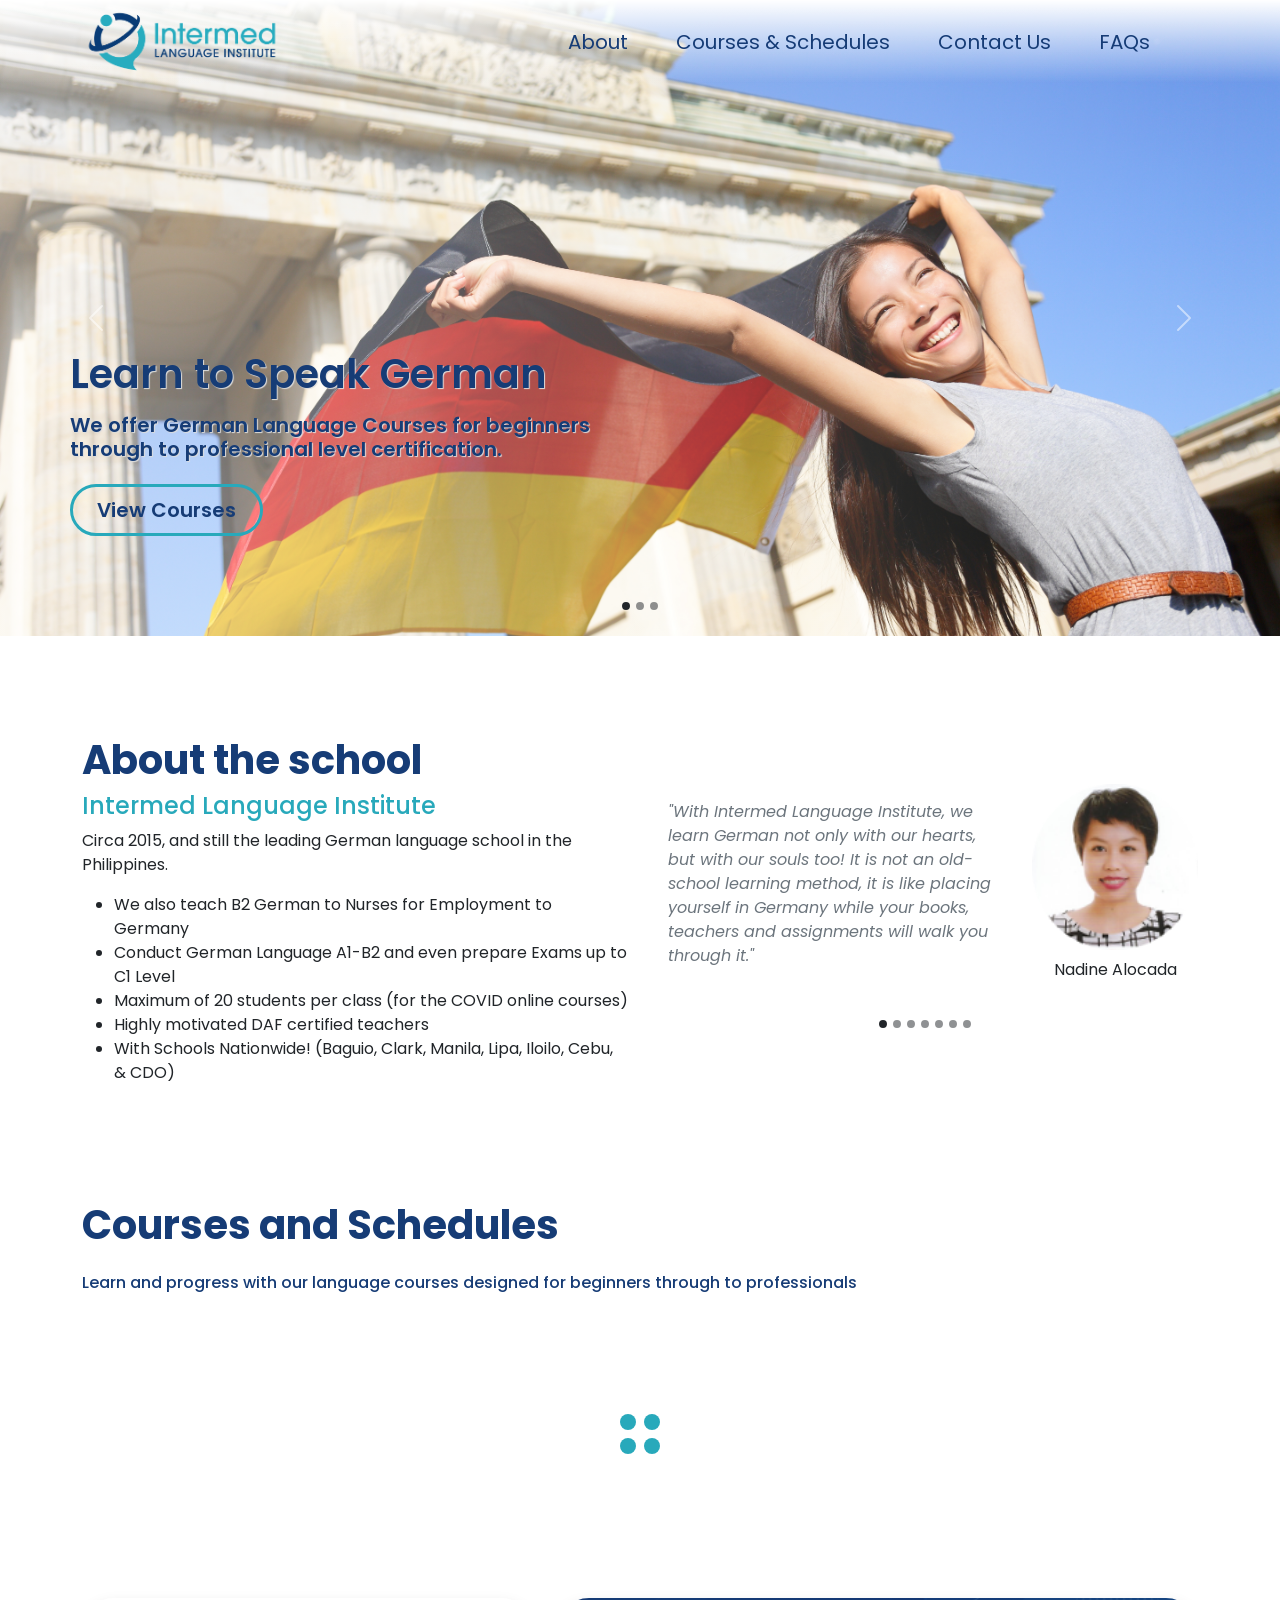
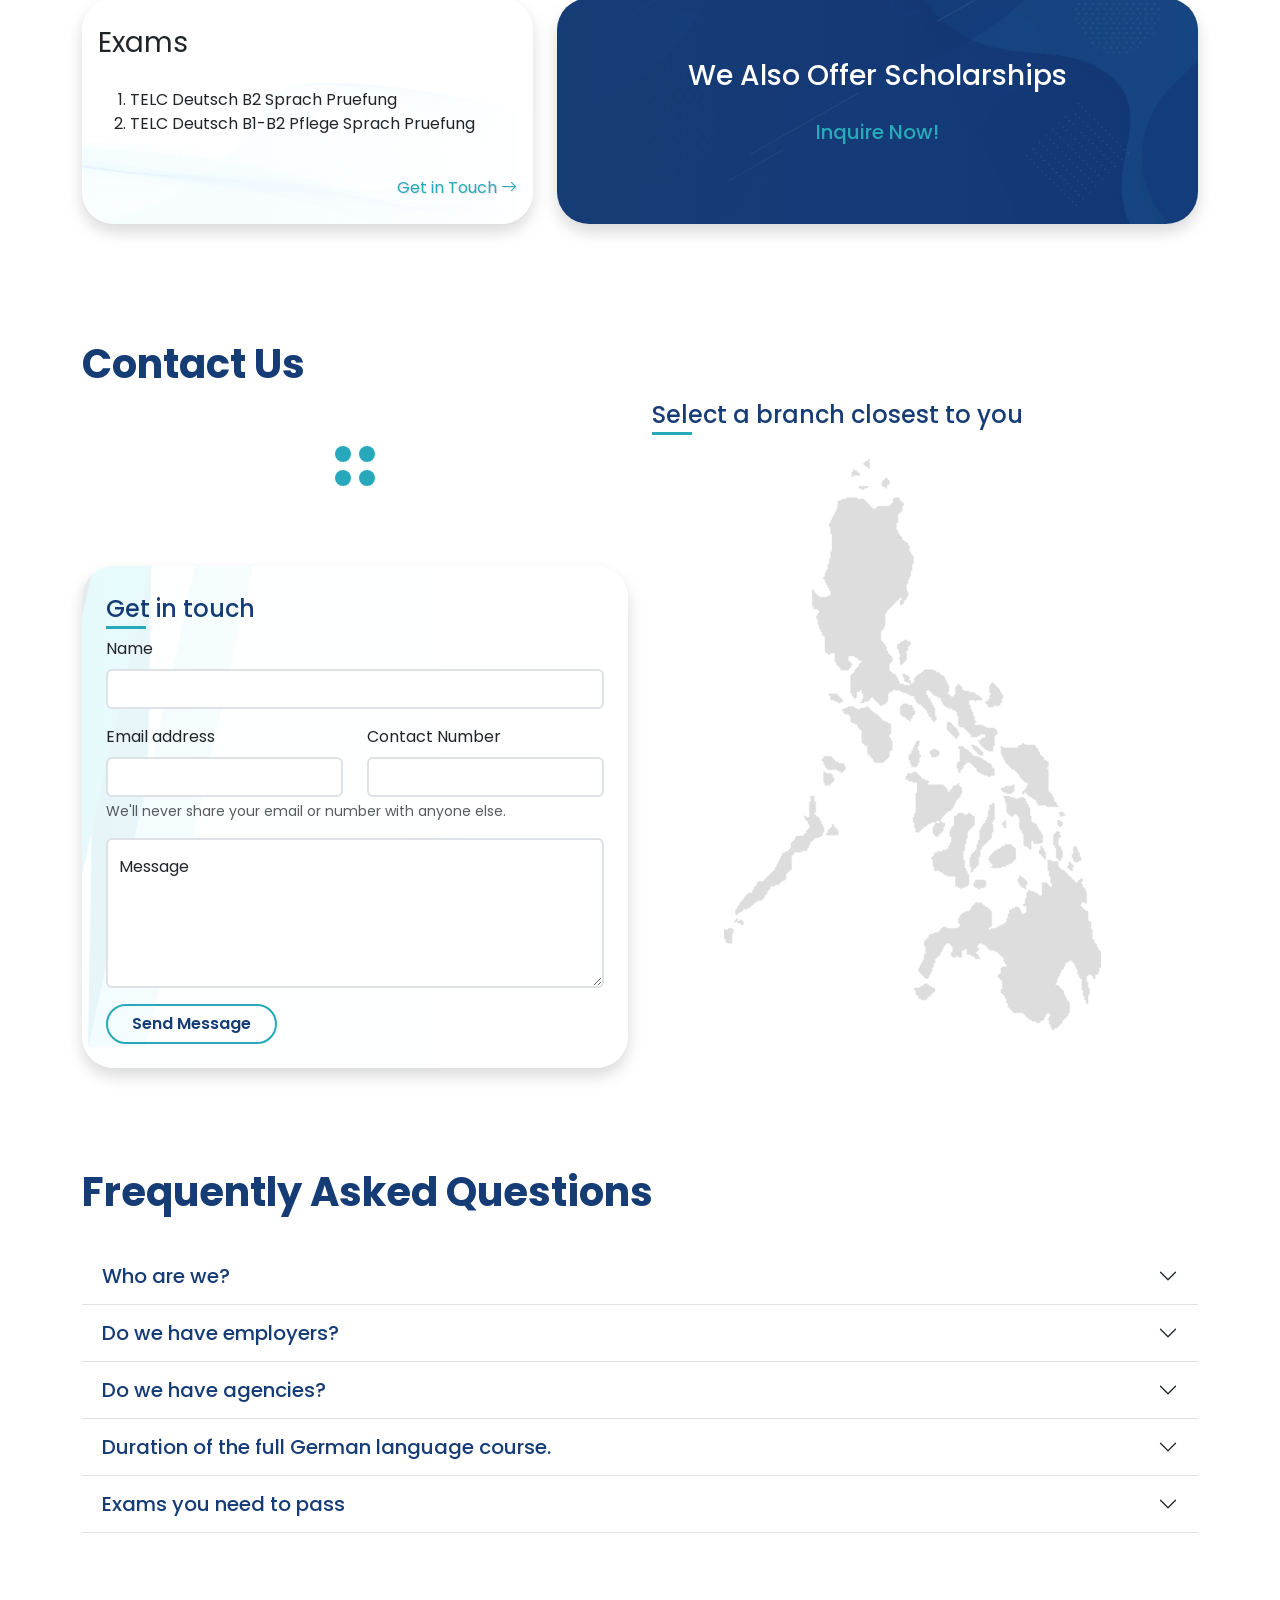
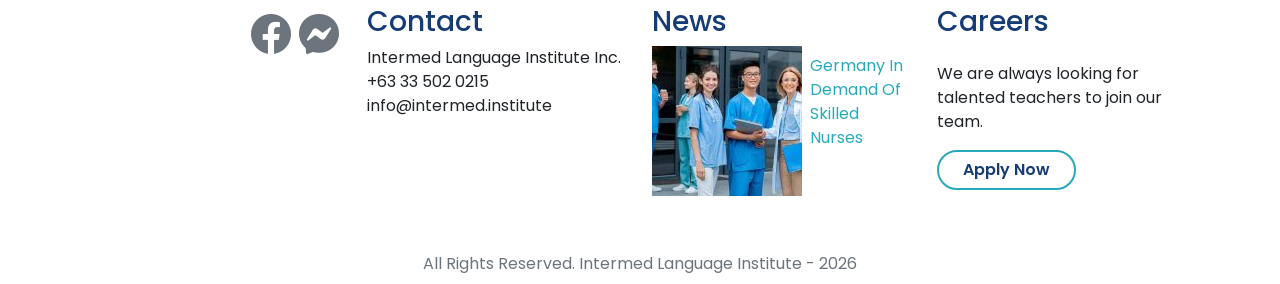
<file: im/index.html>
<!DOCTYPE html>
<html lang="en">

<head>
    <meta charset="UTF-8">
    <meta name="viewport" content="width=device-width, initial-scale=1.0">
    <meta name="title" content="Course Schedules | Intermed Language Institute">
    <meta name="description"
        content="We have a German language course starting every month in one of our schools. Sign up now to secure your seat in the upcoming course" />

    <title>Intermed Language Institute</title>
    <link rel="icon" type="image/png" href="/images/im-icon.png">
    <link href="https://cdn.jsdelivr.net/npm/bootstrap@5.3.3/dist/css/bootstrap.min.css" rel="stylesheet"
        integrity="sha384-QWTKZyjpPEjISv5WaRU9OFeRpok6YctnYmDr5pNlyT2bRjXh0JMhjY6hW+ALEwIH" crossorigin="anonymous">
    <link rel="stylesheet" href="https://cdn.jsdelivr.net/npm/bootstrap-icons@1.11.3/font/bootstrap-icons.min.css">
    <link rel="preconnect" href="https://fonts.googleapis.com">
    <link rel="preconnect" href="https://fonts.gstatic.com" crossorigin>
    <link
        href="https://fonts.googleapis.com/css2?family=Poppins:ital,wght@0,100;0,200;0,300;0,400;0,500;0,600;0,700;0,800;0,900;1,100;1,200;1,300;1,400;1,500;1,600;1,700;1,800;1,900&family=Roboto:ital,wght@0,100;0,300;0,400;0,500;0,700;0,900;1,100;1,300;1,400;1,500;1,700;1,900&display=swap"
        rel="stylesheet">

    <link rel="stylesheet" href="style.css" />
    <link rel="stylesheet" href="fonts.css" />
    <link rel="stylesheet" href="loader.css" />

</head>

<body class="poppins-regular">
    <nav class="navbar navbar-expand-md fixed-top p-0" id="navbar-menu" aria-label="Thirteenth navbar example">
        <div class="container-md">
            <a class="navbar-brand col-lg-3 me-auto scroll-to-section" href="#home">
                <img src="/images/logo.png" width="200px" />
            </a>
            <button class="navbar-toggler" type="button" data-bs-toggle="collapse" data-bs-target="#navbarsExample11"
                aria-controls="navbarsExample11" aria-expanded="false" aria-label="Toggle navigation">
                <span class="navbar-toggler-icon"></span>
            </button>

            <div class="collapse navbar-collapse d-lg-flex justify-content-end" id="navbarsExample11">
                <ul class="navbar-nav justify-content-lg-end">
                    <li class="nav-item">
                        <a class="nav-link pe-5 ps-0 scroll-to-section" href="#about">About</a>
                    </li>
                    <li class="nav-item">
                        <a class="nav-link pe-5 ps-0 scroll-to-section" href="#courses">Courses & Schedules</a>
                    </li>
                    <!-- <li class="nav-item">
                        <a class="nav-link pe-5 ps-0 scroll-to-section" href="#scholarship">Scholarship</a>
                    </li> -->
                    <li class="nav-item">
                        <a class="nav-link pe-5 ps-0 scroll-to-section" href="#contact-us">Contact Us</a>
                    </li>
                    <li class="nav-item">
                        <a class="nav-link pe-5 ps-0 scroll-to-section" href="#faq">FAQs</a>
                    </li>
                </ul>
            </div>
        </div>
    </nav>
    <section id="home">
        <div class="container-fluid p-0">
            <div id="carousel-main" class="carousel slide carousel-fade" data-bs-ride="carousel"
                data-bs-interval="10000">
                <div class="carousel-indicators">
                    <button type="button" data-bs-target="#carousel-main" data-bs-slide-to="0" class="active bg-dark"
                        aria-current="true" aria-label="Learn to Speak German"></button>
                    <button type="button" data-bs-target="#carousel-main" data-bs-slide-to="1" class="bg-dark"
                        aria-label="Join a Course"></button>
                    <button type="button" data-bs-target="#carousel-main" data-bs-slide-to="2" class="bg-dark"
                        aria-label="Your Gateway to Germany"></button>
                </div>
                <div class="carousel-inner">
                    <div class="carousel-item active" id="carousel-main-first">
                        <div class="container-md" style="padding:350px 0 100px 0;">
                            <div class="row justify-content-start">
                                <div class="col-6">
                                    <h1>Learn to Speak German</h1>
                                    <h5>We offer German Language Courses for beginners <br /> through to professional
                                        level certification.</h5>
                                    <a href="#courses" type="button"
                                        class="btn btn-outline-info border-3 rounded-pill btn-lg px-4 mt-2 btn-main-carousel">View
                                        Courses</a>
                                </div>
                            </div>
                        </div>
                    </div>
                    <div class="carousel-item" id="carousel-main-second">
                        <div class="container-md" style="padding:350px 0 100px 0;">
                            <div class="row justify-content-end">
                                <div class="col-6">
                                    <h1>Join a Course</h1>
                                    <h5>Find the next German Language Course available for you. <br /><br /></h5>
                                    <a href="#courses" type="button"
                                        class="btn btn-outline-info border-3 rounded-pill btn-lg px-4 mt-2 btn-main-carousel">See
                                        Schedules</a>
                                </div>
                            </div>
                        </div>
                    </div>
                    <div class="carousel-item" id="carousel-main-third">
                        <div class="container-md" style="padding:350px 0 100px 0;">
                            <div class="row justify-content-start">
                                <div class="col-6">
                                    <h1>We Offer Scholarships</h1>
                                    <h5>Free German Language Courses for eligible individuals.</h5>
                                    <a href="javascript:void(0);" type="button"
                                        class="btn btn-outline-info border-3 rounded-pill btn-lg px-4 mt-2 btn-main-carousel"
                                        data-bs-toggle="modal" data-bs-target="#inquiry-modal"
                                        data-bs-course="Scholarship">Inquire Details</a>
                                </div>
                            </div>
                        </div>
                    </div>
                </div>
                <button class="carousel-control-prev" type="button" data-bs-target="#carousel-main"
                    data-bs-slide="prev">
                    <span class="carousel-control-prev-icon" aria-hidden="true"></span>
                    <span class="visually-hidden">Previous</span>
                </button>
                <button class="carousel-control-next" type="button" data-bs-target="#carousel-main"
                    data-bs-slide="next">
                    <span class="carousel-control-next-icon" aria-hidden="true"></span>
                    <span class="visually-hidden">Next</span>
                </button>
            </div>
        </div>
    </section>
    <section id="about" class="page-section">
        <div class="container-md">
            <div class="row row-cols-1 row-cols-md-2">
                <div class="col">
                    <h1 class="title">About the school</h1>
                    <h2 class="subtitle">Intermed Language Institute</h2>
                    <p>Circa 2015, and still the leading German language school in the Philippines.</p>
                    <ul>
                        <li>We also teach B2 German to Nurses for Employment to Germany</li>
                        <li>Conduct German Language A1-B2 and even prepare Exams up to C1 Level</li>
                        <li>Maximum of 20 students per class (for the COVID online courses)</li>
                        <li>Highly motivated DAF certified teachers</li>
                        <li>With Schools Nationwide! (Baguio, Clark, Manila, Lipa, Iloilo, Cebu, & CDO)</li>
                    </ul>
                </div>
                <div class="col">
                    <div id="carousel-testimonials" class="carousel slide" data-bs-ride="carousel">
                        <div class="carousel-indicators" id="carousel-indicators-testimonials"></div>
                        <div class="carousel-inner py-5" id="carousel-inner-testimonials"></div>
                    </div>
                </div>
            </div>
        </div>
    </section>
    <section id="courses" class="page-section">
        <div class="container-md">
            <h1 class="title">Courses and Schedules</h1>
            <h6 class="py-3">Learn and progress with our language courses designed for beginners through to
                professionals</h6>
            <div class="row row-cols-1 row-cols-md-2 row-cols-lg-4 justify-content-center mb-3" id="courses-details">
                <div class="col">
                    <div class="p-5">
                        <div class="wizard-loader">
                            <div class="loader-inner">
                                <div class="box-1"></div>
                                <div class="box-2"></div>
                                <div class="box-3"></div>
                                <div class="box-4"></div>
                            </div>
                        </div>
                    </div>
                </div>
            </div>
            <div class="row">
                <div class="col-md-5 mb-3">
                    <div class="card h-100 border-0 rounded-5 shadow py-3 blue-modern">
                        <div class="card-header fs-3 bg-transparent border-0">Exams</div>
                        <div class="card-body">
                            <ol>
                                <li>TELC Deutsch B2 Sprach Pruefung </li>
                                <li>TELC Deutsch B1-B2 Pflege Sprach Pruefung</li>
                            </ol>
                        </div>
                        <div class="card-footer d-flex justify-content-end bg-transparent border-0">
                            <a href="javascript:void(0);" type="button" class="join-inquire text-decoration-none text-shadow-light"
                                style="--bs-link-color-rgb:40, 170, 187;" data-bs-toggle="modal"
                                data-bs-target="#inquiry-modal" data-bs-course="Exam">Get in Touch <i
                                    class="bi bi-arrow-right"></i></a>
                        </div>
                    </div>
                </div>
                <div class="col-md-7 mb-3">
                    <div class="card h-100 border-0 rounded-5 shadow py-3 dark-blue-abstract">
                        <div class="card-body d-flex flex-column align-items-center justify-content-center">
                            <h3 class="text-white">We Also Offer Scholarships</h3>
                            <div class="py-3">
                                <a href="javascript:void(0);" type="button"
                                    class="join-inquire text-decoration-none fs-5 fw-medium"
                                    style="--bs-link-color-rgb:40, 170, 187;" data-bs-toggle="modal"
                                    data-bs-target="#inquiry-modal" data-bs-course="Scholarship">Inquire Now!</a>
                            </div>
                        </div>
                    </div>
                </div>
            </div>
        </div>
    </section>
    <!-- <section id="scholarship" class="page-section">
        <div class="container-md">
            <div class="row row-cols-1 row-cols-md-2">
                <div class="col">
                    <h1 class="title">Scholarships</h1>
                    <p>Are you a Filipino Registered Nurse?</p>
                    <p>Are you interested to live and work in Germany?</p>
                    <p>Do you have at least 2 years of recent bedside experience preferably from a hospital abroad or
                        local tertiary hospitals? (dental, derma, school, company, or occupational nurse roles do not
                        qualify)</span></p>
                    <ul>
                        <li>Below 40 years old</li>
                        <li>Work gap must not exceed to 1 year</li>
                    </ul>
                    <p>Please leave us your details and CV here to see if you are eligible for our (8 month course)
                        scholarship program!</p>
                    <p>Let us be your gateway to Germany!</p>
                    <p>Scholarship inclusions:</p>
                    <ul>
                        <li>FREE TUITION FEES for full language levels (A1 to B2)</li>
                        <li>No placement fees and no salary deductions</li>
                        <li>Free translation of original documents by accredited translators in Germany</li>
                        <li>Free One-way ticket to Germany upon deployment shouldered by the employer</li>
                        <li>Free TELC B2 intensive review and free TELC B2 exam on first take</li>
                        <li>Free PDF books for the online class &amp; free physical books for when the physical classes
                            resume</li>
                        <li>Secured employment contract</li>
                    </ul>
                </div>
                <div class="col">
                    <form id="apply-scholarship-form" enctype="multipart/form-data"
                        class="rounded-5 shadow px-4 pt-2 pb-5">
                        <h3 class="subtitle py-3">Apply for Scholarship</h3>
                        <div class="mb-3">
                            <label for="scholarship-name" class="form-label">Name</label>
                            <input type="text" class="form-control border-2" id="scholarship-name" name="name" required />
                        </div>
                        <div class="row row-cols-2">
                            <div class="col">
                                <label for="scholarship-email" class="form-label">Email address</label>
                                <input type="email" class="form-control border-2" name="email" id="scholarship-email"
                                    aria-describedby="infoHelp" required />
                            </div>
                            <div class="col">
                                <label for="scholarship-email" class="form-label">Contact Number</label>
                                <input type="text" class="form-control border-2" name="number" id="scholarship-contact"
                                    aria-describedby="infoHelp" required />
                            </div>
                        </div>
                        <div id="infoHelp" class="form-text mb-3">We'll never share your email or number with anyone
                            else.</div>
                        <div class="mb-3">
                            <label for="scholarship-file" class="form-label">Upload CV</label>
                            <input class="form-control border-2" type="file" name="file" id="scholarship-file"
                                accept="application/pdf, image/*, text/plain" required />
                        </div>
                        <div class="mb-3 form-floating">
                            <textarea class="form-control border-2" placeholder="Message" name="message"
                                id="scholarship-message" style="min-height: 150px"></textarea>
                            <label for="scholarship-message">Message</label>
                        </div>
                        <button type="submit" class="btn btn-outline-info btn-normal rounded-pill border-2 px-4">Send
                            Application</button>
                    </form>
                </div>
            </div>
        </div>
    </section> -->
    <section id="contact-us" class="page-section">
        <div class="container-md">
            <h1 class="title">Contact Us</h1>
            <div class="row row-cols-1 row-cols-md-2">
                <div class="col order-md-2">
                    <h3 class="subtitle">Select a branch closest to you</h3>
                    <div class="p-3 d-flex justify-content-center">
                        <div class="position-relative" id="philippine-map">
                            <img src="/images/map.png" />
                        </div>
                    </div>
                </div>
                <div class="col order-md-1">
                    <div id="contact-location-details" class="mb-3">
                        <div class="wizard-loader">
                            <div class="loader-inner">
                                <div class="box-1"></div>
                                <div class="box-2"></div>
                                <div class="box-3"></div>
                                <div class="box-4"></div>
                            </div>
                        </div>
                    </div>
                    <form id="contact-us-form" class="rounded-5 shadow p-4 blue-line">
                        <div id="contact-wrapper">
                            <input type="hidden" name="to" id="contact-to" />
                            <h3 class="subtitle">Get in touch</h3>
                            <div class="mb-3">
                                <label for="contact-name" class="form-label">Name</label>
                                <input type="text" class="form-control border-2" id="contact-name" name="name"
                                    required />
                            </div>
                            <div class="row row-cols-2">
                                <div class="col">
                                    <label for="contact-email" class="form-label">Email address</label>
                                    <input type="email" class="form-control border-2" name="email" id="contact-email"
                                        aria-describedby="infoHelp" required />
                                </div>
                                <div class="col">
                                    <label for="contact-number" class="form-label">Contact Number</label>
                                    <input type="text" class="form-control border-2" name="number" id="contact-number"
                                        aria-describedby="infoHelp" required />
                                </div>
                            </div>
                            <div id="infoHelp" class="form-text mb-3">We'll never share your email or number with anyone
                                else.</div>
                            <div class="mb-3 form-floating">
                                <textarea class="form-control border-2" placeholder="Message" name="message"
                                    id="contact-message" style="min-height: 150px"></textarea>
                                <label for="contact-message">Message</label>
                            </div>
                            <div class="d-flex align-items-center">
                                <button type="submit"
                                    class="btn btn-outline-info btn-normal rounded-pill border-2 px-4">Send
                                    Message</button>
                                <p class="notifier text-success my-0 mx-3 d-none">Message Sent!</p>
                            </div>
                        </div>
                    </form>
                </div>
            </div>
        </div>
    </section>
    <section id="faq" class="page-section mb-5">
        <div class="container-md">
            <h1 class="title">Frequently Asked Questions</h1>
            <div class="py-4">
            <div class="accordion" id="faq-accordion"></div>
            </div>
        </div>
    </section>
    <footer>
        <div class="container-md mb-5">
            <div class="row row-cols-1 row-cols-md-2 row-cols-lg-4">
                <div class="col">
                    <div class="d-flex justify-content-end">
                        <a href="https://www.facebook.com/intermedph" target="_blank" type="button" class="mx-1"><i
                                class="bi bi-facebook fs-1 text-secondary"></i></a>
                        <a href="https://www.facebook.com/msg/intermedph" target="_blank" type="button" class="mx-1"><i
                                class="bi bi-messenger fs-1 text-secondary"></i></a>
                    </div>
                </div>
                <div class="col">
                    <h3>Contact</h3>
                    <div>Intermed Language Institute Inc.</div>
                    <div>+63 33 502 0215</div>
                    <div>info@intermed.institute</div>
                </div>
                <div class="col">
                    <h3>News</h3>
                    <div class="d-flex">
                        <img src="/images/news.jpg" />
                        <div class="p-2">
                            <a href="https://www.make-it-in-germany.com/en/working-in-germany/professions-in-demand/nursing"
                                target="_blank" class="fs-6 text-capitalize text-decoration-none"
                                style="--bs-link-color-rgb:40, 170, 187;">Germany In
                                Demand Of Skilled Nurses</a>
                        </div>
                    </div>
                </div>
                <div class="col">
                    <h3>Careers</h3>
                    <div class="py-3">We are always looking for talented teachers to join our team.</div>
                    <div class="text-left">
                        <button type="button" class="btn btn-outline-info rounded-pill px-4 btn-normal border-2"
                            data-bs-toggle="modal" data-bs-target="#application-modal" data-bs-for="Career">Apply
                            Now</button>
                    </div>
                </div>
            </div>
        </div>
        <div class="text-center p-2 text-secondary">
            All Rights Reserved. Intermed Language Institute - <span id="year"></span>
        </div>
    </footer>
    <!-- Modal -->
    <div class="modal fade" id="inquiry-modal" tabindex="-1" aria-labelledby="inquiry-modal-label" aria-hidden="true">
        <div class="modal-dialog modal-dialog-centered modal-lg">
            <div class="modal-content blue-line rounded-5 border-0 p-3">
                <div class="modal-header border-0">
                    <h1 class="modal-title fs-5" id="inquiry-modal-label">Courses or Schedules Inquiry</h1>
                    <button type="button" class="btn-close" data-bs-dismiss="modal" aria-label="Close"></button>
                </div>
                <div class="modal-body">
                    <form id="inquiry-form">
                        <div id="inquiry-wrapper">
                            <div class="mb-3">
                                <label for="inquiry-name" class="form-label">For</label>
                                <select class="form-control border-2" id="inquiry-for" name="for" required></select>
                            </div>
                            <div class="mb-3">
                                <label for="inquiry-name" class="form-label">Name</label>
                                <input type="text" class="form-control border-2" id="inquiry-name" name="name"
                                    required />
                            </div>
                            <div class="row row-cols-2">
                                <div class="col">
                                    <label for="inquiry-email" class="form-label">Email address</label>
                                    <input type="email" class="form-control border-2" name="email" id="inquiry-email"
                                        aria-describedby="infoHelp" required />
                                </div>
                                <div class="col">
                                    <label for="inquiry-number" class="form-label">Contact Number</label>
                                    <input type="text" class="form-control border-2" name="number" id="inquiry-number"
                                        aria-describedby="infoHelp" required />
                                </div>
                            </div>
                            <div id="infoHelp" class="form-text mb-3">We'll never share your email or number with anyone
                                else.</div>
                            <div class="mb-3 form-floating">
                                <textarea class="form-control border-2" placeholder="Message" name="message"
                                    id="inquiry-message" style="min-height: 150px"></textarea>
                                <label for="inquiry-message">Message</label>
                            </div>
                            <div class="d-flex align-items-center">
                                <button type="submit"
                                    class="btn btn-outline-info btn-normal rounded-pill border-2 px-4">Send
                                    Message</button>
                                <p class="notifier text-success my-0 mx-3 d-none">Message Sent!</p>
                            </div>
                        </div>
                    </form>
                </div>
            </div>
        </div>
    </div>
    <!-- Modal -->
    <div class="modal fade" id="application-modal" tabindex="-1" aria-labelledby="application-modal-label"
        aria-hidden="true">
        <div class="modal-dialog modal-dialog-centered modal-lg">
            <div class="modal-content blue-line rounded-5 border-0 p-3">
                <div class="modal-header border-0">
                    <h1 class="modal-title fs-5" id="application-modal-label">Application</h1>
                    <button type="button" class="btn-close" data-bs-dismiss="modal" aria-label="Close"></button>
                </div>
                <div class="modal-body">
                    <form id="application-form" enctype="multipart/form-data">
                        <div id="application-wrapper">
                            <div class="mb-3">
                                <label for="application-name" class="form-label">For</label>
                                <select class="form-control border-2" id="application-for" name="for" required></select>
                            </div>
                            <div class="mb-3">
                                <label for="application-name" class="form-label">Name</label>
                                <input type="text" class="form-control border-2" id="application-name" name="name"
                                    required />
                            </div>
                            <div class="row row-cols-2">
                                <div class="col">
                                    <label for="application-email" class="form-label">Email address</label>
                                    <input type="email" class="form-control border-2" name="email"
                                        id="application-email" aria-describedby="infoHelp" required />
                                </div>
                                <div class="col">
                                    <label for="application-number" class="form-label">Contact Number</label>
                                    <input type="text" class="form-control border-2" name="number"
                                        id="application-number" aria-describedby="infoHelp" required />
                                </div>
                            </div>
                            <div id="infoHelp" class="form-text mb-3">We'll never share your email or number with anyone
                                else.</div>
                            <div class="mb-3">
                                <label for="application-file" class="form-label">Upload CV</label>
                                <input class="form-control border-2" type="file" name="file" id="application-file"
                                    accept="application/pdf, image/*, text/plain" required />
                            </div>
                            <div class="mb-3 form-floating">
                                <textarea class="form-control border-2" placeholder="Message" name="message"
                                    id="application-message" style="min-height: 150px"></textarea>
                                <label for="application-message">Message</label>
                            </div>
                            <div class="d-flex align-items-center">
                                <button type="submit"
                                    class="btn btn-outline-info btn-normal rounded-pill border-2 px-4">Send
                                    Application</button>
                                <p class="notifier text-success my-0 mx-3 d-none">Application Sent!</p>
                            </div>
                        </div>
                    </form>
                </div>
            </div>
        </div>
    </div>
    <script src="https://ajax.googleapis.com/ajax/libs/jquery/3.7.1/jquery.min.js"></script>
    <script src="https://cdn.jsdelivr.net/npm/bootstrap@5.3.3/dist/js/bootstrap.bundle.min.js"
        integrity="sha384-YvpcrYf0tY3lHB60NNkmXc5s9fDVZLESaAA55NDzOxhy9GkcIdslK1eN7N6jIeHz"
        crossorigin="anonymous"></script>
    <script type="text/javascript" src="script.js"></script>
</body>

</html>
</file>
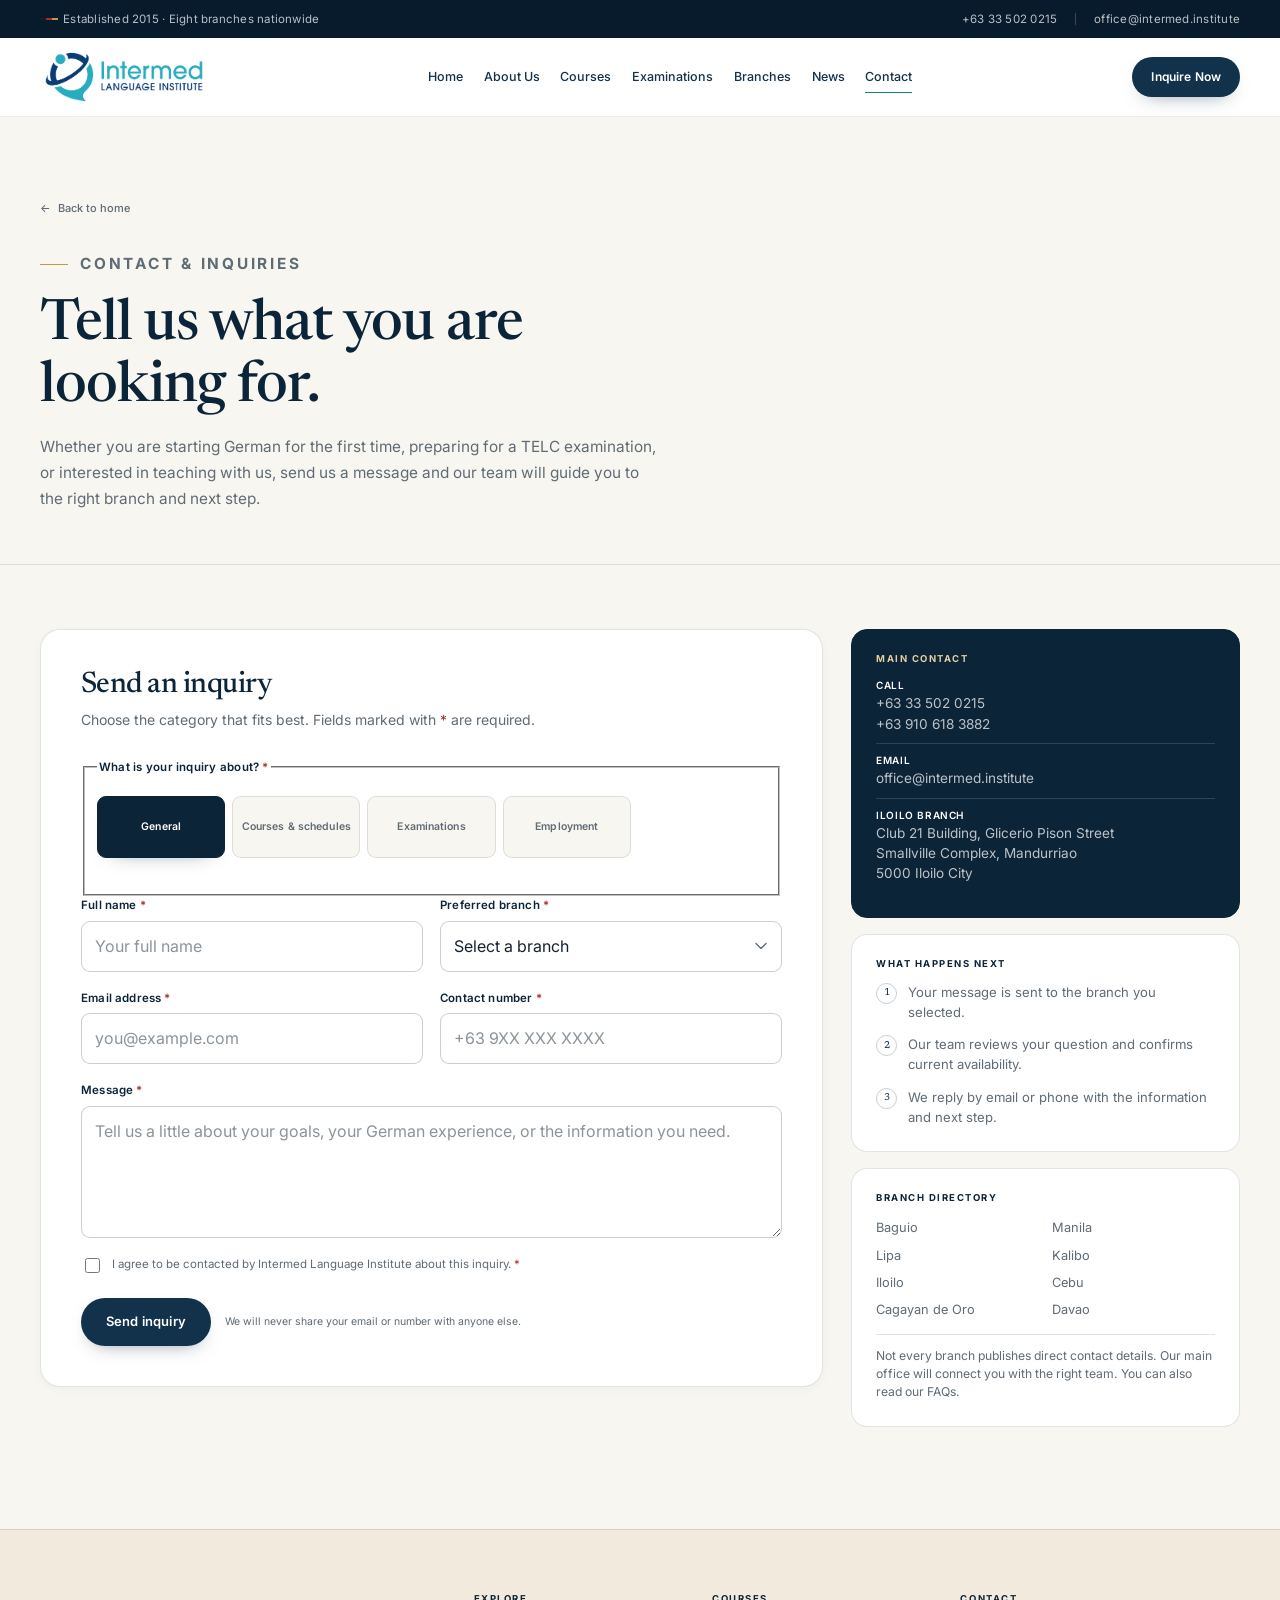
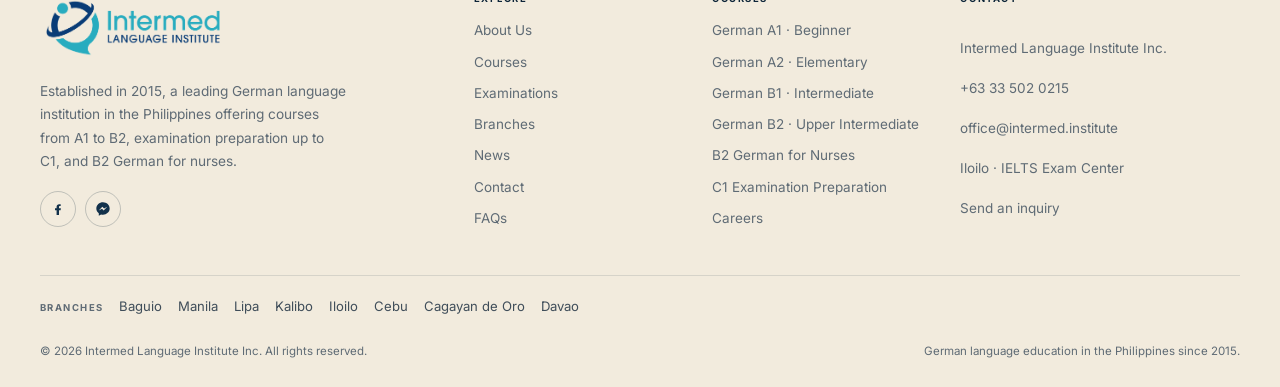
<file: contact.html>
<!DOCTYPE html>
<html lang="en">
<head>
  <meta charset="UTF-8">
  <meta name="viewport" content="width=device-width, initial-scale=1.0">
  <title>Contact &amp; Inquiries | Intermed Language Institute</title>
  <meta name="description" content="Contact Intermed Language Institute about German courses, schedules, TELC examinations, or careers. Choose your branch and send an inquiry to our team.">
  <meta name="robots" content="index, follow">
  <link rel="canonical" href="https://intermed.institute/contact.html">
  <meta name="theme-color" content="#0c2438">
  <link rel="icon" type="image/png" href="assets/img/favicon.png">
  <link rel="apple-touch-icon" href="assets/img/favicon.png">

  <meta property="og:locale" content="en_PH">
  <meta property="og:type" content="website">
  <meta property="og:site_name" content="Intermed Language Institute">
  <meta property="og:title" content="Contact &amp; Inquiries | Intermed Language Institute">
  <meta property="og:description" content="Ask about German courses, schedules, TELC examinations, or teaching careers at Intermed.">
  <meta property="og:url" content="https://intermed.institute/contact.html">

  <link rel="preconnect" href="https://fonts.googleapis.com">
  <link rel="preconnect" href="https://fonts.gstatic.com" crossorigin>
  <link href="https://fonts.googleapis.com/css2?family=Inter:wght@400;500;600;700&family=Newsreader:ital,opsz,wght@0,6..72,400;0,6..72,500;0,6..72,600;1,6..72,400&display=swap" rel="stylesheet">
  <link rel="stylesheet" href="assets/css/main.css">
  <noscript>
    <style>
      @media (max-width: 1080px) {
        .primary-nav { display: flex !important; flex-wrap: wrap; gap: 8px 16px; }
        .header-inner { flex-wrap: wrap; min-height: 0; padding: 12px 0; }
        .header-cta { display: inline-flex !important; }
        .nav-toggle, .mobile-nav { display: none !important; }
      }
    </style>
  </noscript>
</head>
<body>
  <a class="skip-link" href="#main">Skip to content</a>

  <div class="topbar">
    <div class="container topbar-inner">
      <p><span class="topbar-flag" aria-hidden="true"></span> Established 2015 · Eight branches nationwide</p>
      <div class="topbar-meta">
        <a href="tel:+63335020215">+63 33 502 0215</a>
        <span class="topbar-sep" aria-hidden="true"></span>
        <a href="mailto:office@intermed.institute">office@intermed.institute</a>
      </div>
    </div>
  </div>

  <header class="site-header" id="siteHeader">
    <div class="container header-inner">
      <a class="brand" href="index.html" aria-label="Intermed Language Institute — home">
        <img src="assets/img/logo.png" width="168" height="61" alt="Intermed Language Institute">
      </a>

      <nav class="primary-nav" aria-label="Primary">
        <a href="index.html">Home</a>
        <a href="index.html#about">About Us</a>
        <a href="index.html#courses">Courses</a>
        <a href="index.html#examinations">Examinations</a>
        <a href="index.html#branches">Branches</a>
        <a href="index.html#news">News</a>
        <a href="contact.html" aria-current="page">Contact</a>
      </nav>

      <a class="btn btn--primary btn--sm header-cta" href="#inquiry-form">Inquire Now</a>

      <button class="nav-toggle" type="button" aria-label="Open menu" aria-expanded="false" aria-controls="mobileNav">
        <span></span><span></span><span></span>
      </button>
    </div>

    <div class="mobile-nav" id="mobileNav">
      <p class="eyebrow">Navigation</p>
      <nav aria-label="Mobile primary">
        <a class="mobile-link" href="index.html">Home <span class="num">01</span></a>
        <a class="mobile-link" href="index.html#about">About Us <span class="num">02</span></a>
        <a class="mobile-link" href="index.html#courses">Courses <span class="num">03</span></a>
        <a class="mobile-link" href="index.html#examinations">Examinations <span class="num">04</span></a>
        <a class="mobile-link" href="index.html#branches">Branches <span class="num">05</span></a>
        <a class="mobile-link" href="index.html#news">News <span class="num">06</span></a>
        <a class="mobile-link" href="contact.html" aria-current="page">Contact <span class="num">07</span></a>
      </nav>
      <a class="btn btn--primary" href="#inquiry-form">Inquire Now</a>
      <div class="mobile-contact">
        <a href="tel:+63335020215">+63 33 502 0215</a>
        <a href="mailto:office@intermed.institute">office@intermed.institute</a>
        <a href="faq.html">Frequently asked questions</a>
      </div>
    </div>
  </header>

  <main id="main">
    <section class="page-hero">
      <div class="container">
        <a class="home-link" href="index.html"><span aria-hidden="true">←</span> Back to home</a>
        <p class="eyebrow">Contact &amp; inquiries</p>
        <h1>Tell us what you are looking for.</h1>
        <p>Whether you are starting German for the first time, preparing for a TELC examination, or interested in teaching with us, send us a message and our team will guide you to the right branch and next step.</p>
      </div>
    </section>

    <section aria-labelledby="form-title">
      <div class="container contact-layout">
        <div class="form-card reveal">
          <h2 id="form-title">Send an inquiry</h2>
          <p>Choose the category that fits best. Fields marked with <span class="req">*</span> are required.</p>

          <form class="inquiry-form" id="inquiry-form" action="https://anc.d3.net/intermed/" method="post" enctype="multipart/form-data" data-endpoint="https://anc.d3.net/intermed/">
            <fieldset>
              <legend class="form-legend">What is your inquiry about? <span class="req">*</span></legend>
              <div class="inquiry-types">
                <label class="inquiry-type"><input type="radio" name="inquiry_type" value="General Inquiry" data-type="general" checked> General</label>
                <label class="inquiry-type"><input type="radio" name="inquiry_type" value="Course &amp; Schedule Inquiry" data-type="course"> Courses &amp; schedules</label>
                <label class="inquiry-type"><input type="radio" name="inquiry_type" value="Examination Inquiry" data-type="examination"> Examinations</label>
                <label class="inquiry-type"><input type="radio" name="inquiry_type" value="Employment Application" data-type="employment"> Employment</label>
              </div>
            </fieldset>

            <div class="form-grid">
              <div class="field">
                <label for="name">Full name <span class="req">*</span></label>
                <input type="text" id="name" name="name" autocomplete="name" placeholder="Your full name" required>
                <p class="field-error" data-error-for="name"></p>
              </div>

              <div class="field">
                <label for="branch">Preferred branch <span class="req">*</span></label>
                <select id="branch" name="branch" required>
                  <option value="">Select a branch</option>
                  <option value="baguio" data-email="baguio@intermed.institute">Baguio</option>
                  <option value="manila" data-email="manila@intermed.institute">Manila</option>
                  <option value="lipa" data-email="lipa@intermed.institute">Lipa</option>
                  <option value="kalibo" data-email="office@intermed.institute">Kalibo</option>
                  <option value="iloilo" data-email="iloilo@intermed.institute">Iloilo</option>
                  <option value="cebu" data-email="office@intermed.institute">Cebu</option>
                  <option value="cdo" data-email="cdo@intermed.institute">Cagayan de Oro</option>
                  <option value="davao" data-email="office@intermed.institute">Davao</option>
                  <option value="online" data-email="international@intermed.institute">Online / International</option>
                  <option value="unsure" data-email="office@intermed.institute">Not sure yet</option>
                </select>
                <p class="field-error" data-error-for="branch"></p>
              </div>

              <div class="field">
                <label for="email">Email address <span class="req">*</span></label>
                <input type="email" id="email" name="email" autocomplete="email" inputmode="email" placeholder="you@example.com" required>
                <p class="field-error" data-error-for="email"></p>
              </div>

              <div class="field">
                <label for="number">Contact number <span class="req">*</span></label>
                <input type="tel" id="number" name="number" autocomplete="tel" inputmode="tel" placeholder="+63 9XX XXX XXXX" required>
                <p class="field-error" data-error-for="number"></p>
              </div>

              <div class="field field--full" id="course-field" hidden>
                <label for="course">Course of interest</label>
                <select id="course" name="course">
                  <option value="">Select a course</option>
                  <option value="A1">German A1 — Beginner</option>
                  <option value="A2">German A2 — Elementary</option>
                  <option value="B1">German B1 — Intermediate</option>
                  <option value="B2">German B2 — Upper Intermediate</option>
                  <option value="B2 for Nurses">B2 German for Nurses</option>
                  <option value="C1 Examination Preparation">C1 Examination Preparation</option>
                  <option value="Not sure yet">Not sure yet</option>
                </select>
                <p class="field-error" data-error-for="course"></p>
              </div>

              <div class="field field--full" id="file-field" hidden>
                <label for="cv">Upload your CV <span class="req">*</span></label>
                <input type="file" id="cv" name="file" accept=".pdf,.doc,.docx,application/pdf,application/msword,application/vnd.openxmlformats-officedocument.wordprocessingml.document">
                <p class="field-hint">PDF or Word document, up to 10MB.</p>
                <p class="field-error" data-error-for="cv"></p>
              </div>

              <div class="field field--full">
                <label for="message">Message <span class="req">*</span></label>
                <textarea id="message" name="message" placeholder="Tell us a little about your goals, your German experience, or the information you need." required></textarea>
                <p class="field-error" data-error-for="message"></p>
              </div>
            </div>

            <input type="hidden" name="to" id="contact-to" value="office@intermed.institute">
            <input type="hidden" name="action" id="form-action" value="contact">
            <input type="hidden" name="for" id="inquiry-for" value="General Inquiry">

            <label class="form-consent">
              <input type="checkbox" id="consent" name="consent" value="yes" required>
              <span>I agree to be contacted by Intermed Language Institute about this inquiry. <span class="req">*</span></span>
            </label>
            <p class="field-error" data-error-for="consent"></p>

            <div class="form-actions">
              <button class="btn btn--primary" type="submit" id="submit-button">
                <span class="btn-spinner" aria-hidden="true"></span>
                <span class="btn-label">Send inquiry</span>
              </button>
              <p class="form-privacy">We will never share your email or number with anyone else.</p>
            </div>

            <div class="form-status" id="form-status" role="status" aria-live="polite"></div>
          </form>
        </div>

        <aside class="contact-aside" aria-label="Contact information">
          <div class="aside-card aside-card--navy reveal">
            <h3>Main contact</h3>
            <div class="contact-line">
              <div>
                <strong>Call</strong>
                <a href="tel:+63335020215">+63 33 502 0215</a><br>
                <a href="tel:+639106183882">+63 910 618 3882</a>
              </div>
            </div>
            <div class="contact-line">
              <div>
                <strong>Email</strong>
                <a href="mailto:office@intermed.institute">office@intermed.institute</a>
              </div>
            </div>
            <div class="contact-line">
              <div>
                <strong>Iloilo branch</strong>
                Club 21 Building, Glicerio Pison Street<br>
                Smallville Complex, Mandurriao<br>
                5000 Iloilo City
              </div>
            </div>
          </div>

          <div class="aside-card reveal">
            <h3>What happens next</h3>
            <div class="next-steps">
              <div class="next-step"><span>1</span><p>Your message is sent to the branch you selected.</p></div>
              <div class="next-step"><span>2</span><p>Our team reviews your question and confirms current availability.</p></div>
              <div class="next-step"><span>3</span><p>We reply by email or phone with the information and next step.</p></div>
            </div>
          </div>

          <div class="aside-card reveal">
            <h3>Branch directory</h3>
            <div class="branch-mini-list">
              <a href="index.html#branches">Baguio</a>
              <a href="index.html#branches">Manila</a>
              <a href="index.html#branches">Lipa</a>
              <a href="index.html#branches">Kalibo</a>
              <a href="index.html#branches">Iloilo</a>
              <a href="index.html#branches">Cebu</a>
              <a href="index.html#branches">Cagayan de Oro</a>
              <a href="index.html#branches">Davao</a>
            </div>
            <p class="aside-note">Not every branch publishes direct contact details. Our main office will connect you with the right team. You can also <a href="faq.html">read our FAQs</a>.</p>
          </div>
        </aside>
      </div>
    </section>
  </main>

  <footer class="site-footer">
    <div class="container">
      <div class="footer-grid">
        <div class="footer-brand">
          <img src="assets/img/logo.png" width="186" height="68" loading="lazy" alt="Intermed Language Institute">
          <p>Established in 2015, a leading German language institution in the Philippines offering courses from A1 to B2, examination preparation up to C1, and B2 German for nurses.</p>
          <div class="socials">
            <a class="social-link" href="https://www.facebook.com/intermedph" target="_blank" rel="noopener noreferrer" aria-label="Intermed on Facebook">
              <svg width="16" height="16" viewBox="0 0 24 24" fill="currentColor" aria-hidden="true"><path d="M13.5 21v-7h2.4l.4-3h-2.8V9.1c0-.9.3-1.5 1.6-1.5H16V5c-.3 0-1.2-.1-2.3-.1-2.3 0-3.8 1.4-3.8 3.9V11H7.5v3h2.4v7h3.6Z"/></svg>
            </a>
            <a class="social-link" href="https://www.facebook.com/msg/intermedph" target="_blank" rel="noopener noreferrer" aria-label="Message Intermed on Messenger">
              <svg width="16" height="16" viewBox="0 0 24 24" fill="currentColor" aria-hidden="true"><path d="M12 2C6.5 2 2 6.1 2 11.2c0 2.9 1.4 5.5 3.7 7.2V22l3.4-1.9c.9.3 1.9.4 2.9.4 5.5 0 10-4.1 10-9.2S17.5 2 12 2Zm1 12.4-2.5-2.7-4.9 2.7 5.4-5.7 2.6 2.7 4.8-2.7-5.4 5.7Z"/></svg>
            </a>
          </div>
        </div>

        <div>
          <h3>Explore</h3>
          <nav class="footer-links" aria-label="Footer">
            <a href="index.html#about">About Us</a>
            <a href="index.html#courses">Courses</a>
            <a href="index.html#examinations">Examinations</a>
            <a href="index.html#branches">Branches</a>
            <a href="index.html#news">News</a>
            <a href="contact.html">Contact</a>
            <a href="faq.html">FAQs</a>
          </nav>
        </div>

        <div>
          <h3>Courses</h3>
          <nav class="footer-links" aria-label="Courses">
            <a href="index.html#course-a1">German A1 · Beginner</a>
            <a href="index.html#course-a2">German A2 · Elementary</a>
            <a href="index.html#course-b1">German B1 · Intermediate</a>
            <a href="index.html#course-b2">German B2 · Upper Intermediate</a>
            <a href="index.html#course-b2-nurses">B2 German for Nurses</a>
            <a href="index.html#course-c1">C1 Examination Preparation</a>
            <a href="index.html#careers">Careers</a>
          </nav>
        </div>

        <div class="footer-contact">
          <h3>Contact</h3>
          <p>Intermed Language Institute Inc.</p>
          <p><a href="tel:+63335020215">+63 33 502 0215</a></p>
          <p><a href="mailto:office@intermed.institute">office@intermed.institute</a></p>
          <p>Iloilo · IELTS Exam Center</p>
          <p><a href="contact.html">Send an inquiry</a></p>
        </div>
      </div>

      <div class="footer-branches">
        <span>Branches</span>
        <a href="index.html#branches">Baguio</a>
        <a href="index.html#branches">Manila</a>
        <a href="index.html#branches">Lipa</a>
        <a href="index.html#branches">Kalibo</a>
        <a href="index.html#branches">Iloilo</a>
        <a href="index.html#branches">Cebu</a>
        <a href="index.html#branches">Cagayan de Oro</a>
        <a href="index.html#branches">Davao</a>
      </div>

      <div class="footer-bottom">
        <p>© <span data-year>2026</span> Intermed Language Institute Inc. All rights reserved.</p>
        <p>German language education in the Philippines since 2015.</p>
      </div>
    </div>
  </footer>

  <script src="assets/js/main.js"></script>
</body>
</html>
</file>
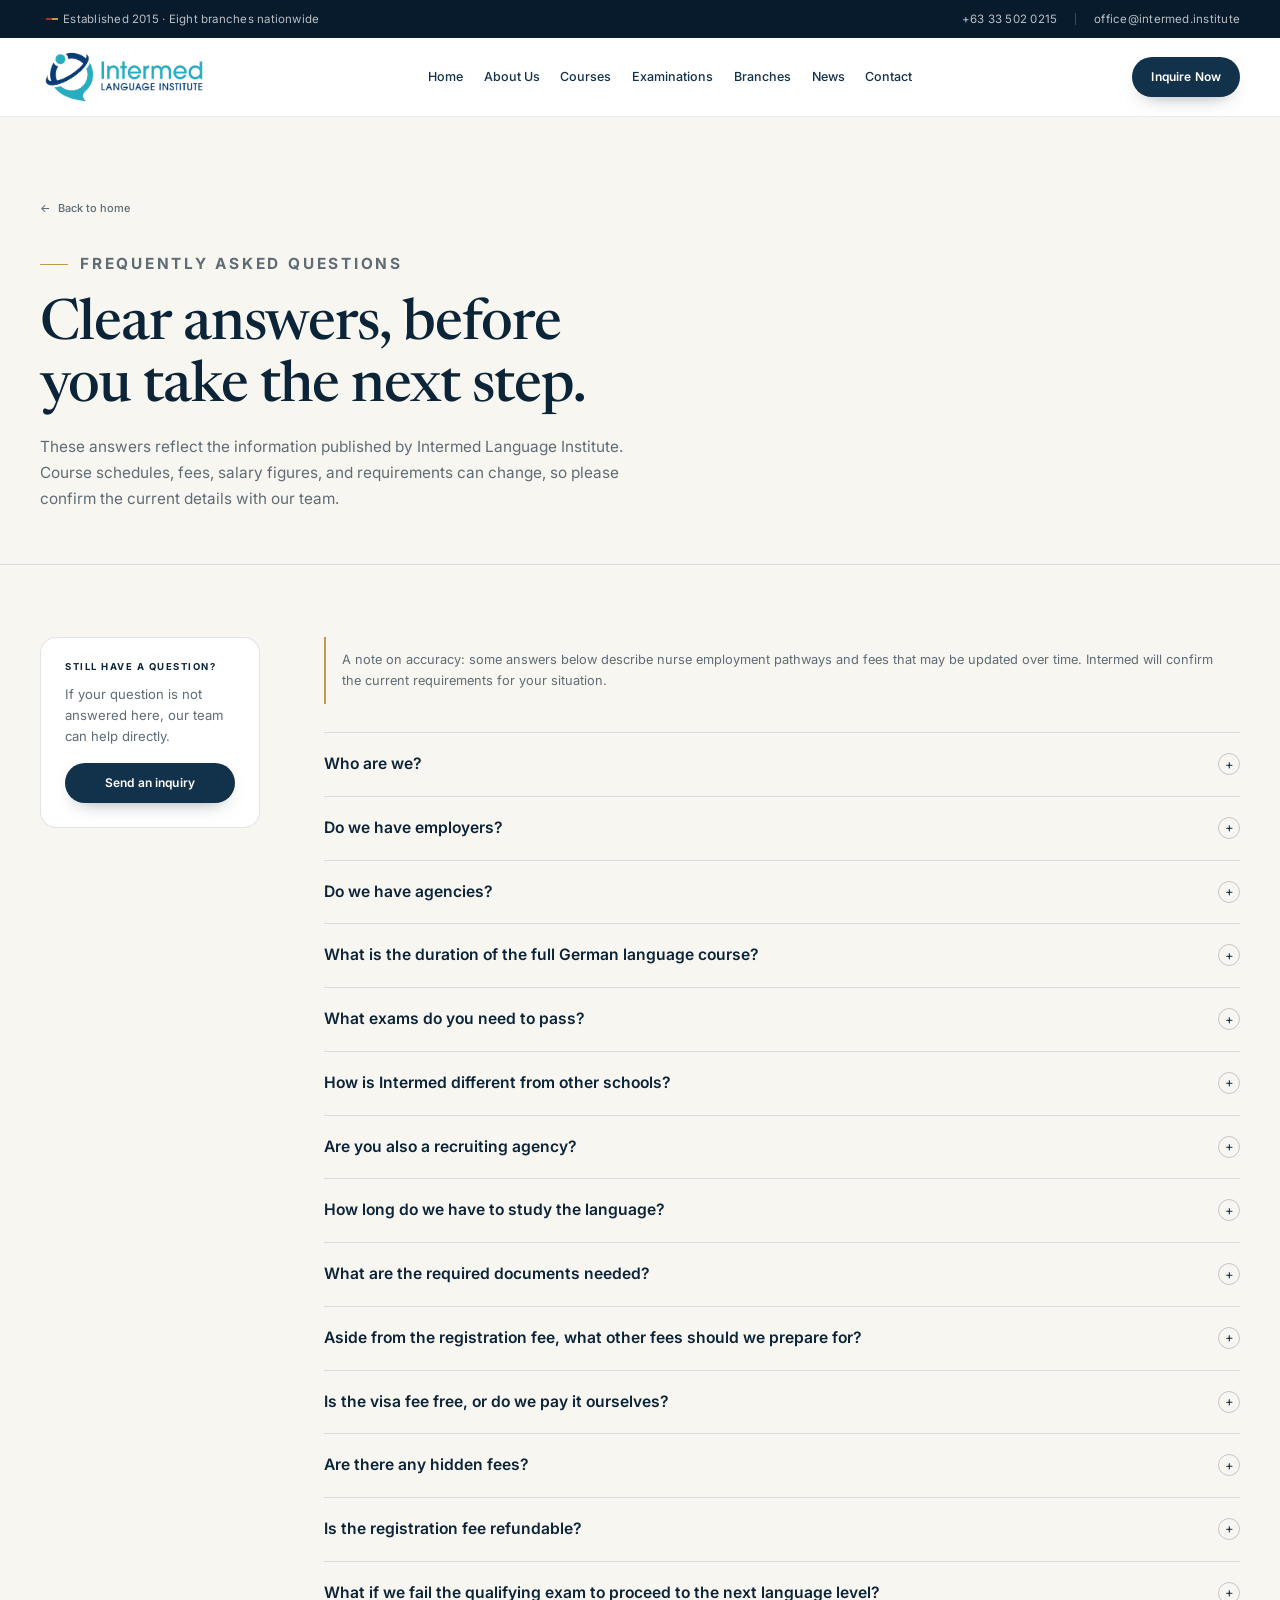
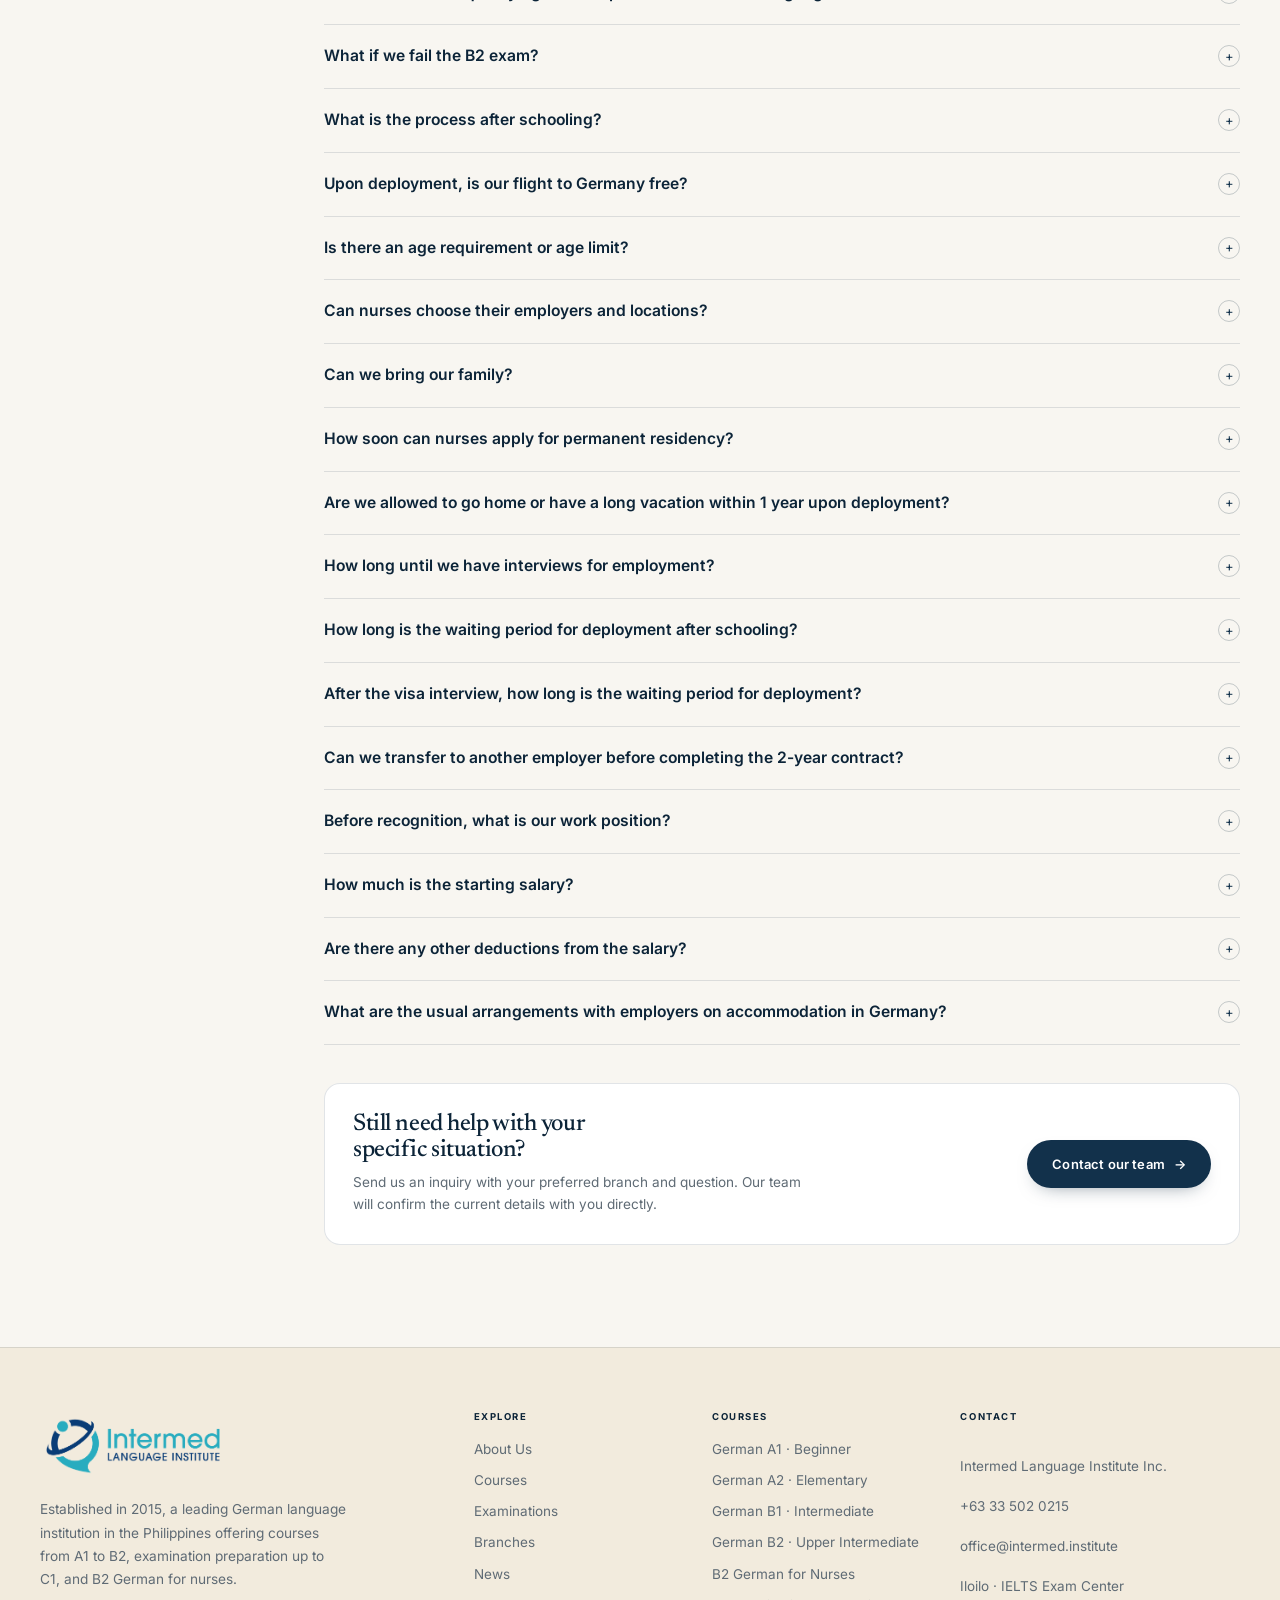
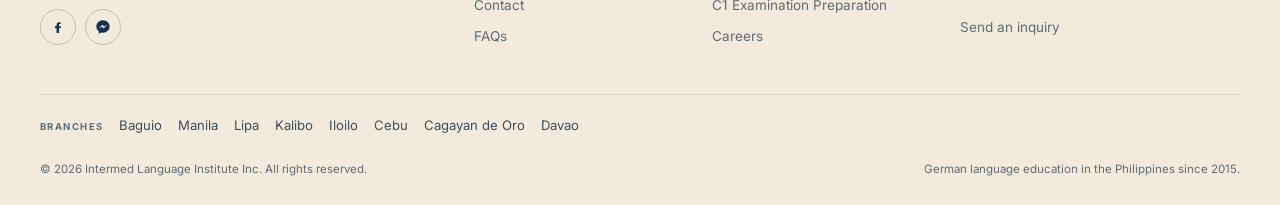
<file: faq.html>
<!DOCTYPE html>
<html lang="en">
<head>
  <meta charset="UTF-8">
  <meta name="viewport" content="width=device-width, initial-scale=1.0">
  <title>Frequently Asked Questions | Intermed Language Institute</title>
  <meta name="description" content="Answers about German courses, course duration, TELC examinations, fees, and working in Germany with Intermed Language Institute.">
  <meta name="robots" content="index, follow">
  <link rel="canonical" href="https://intermed.institute/faq.html">
  <meta name="theme-color" content="#0c2438">
  <link rel="icon" type="image/png" href="assets/img/favicon.png">
  <link rel="apple-touch-icon" href="assets/img/favicon.png">

  <meta property="og:locale" content="en_PH">
  <meta property="og:type" content="website">
  <meta property="og:site_name" content="Intermed Language Institute">
  <meta property="og:title" content="Frequently Asked Questions | Intermed Language Institute">
  <meta property="og:description" content="Answers about German courses, TELC examinations, fees, and working in Germany.">
  <meta property="og:url" content="https://intermed.institute/faq.html">

  <link rel="preconnect" href="https://fonts.googleapis.com">
  <link rel="preconnect" href="https://fonts.gstatic.com" crossorigin>
  <link href="https://fonts.googleapis.com/css2?family=Inter:wght@400;500;600;700&family=Newsreader:ital,opsz,wght@0,6..72,400;0,6..72,500;0,6..72,600;1,6..72,400&display=swap" rel="stylesheet">
  <link rel="stylesheet" href="assets/css/main.css">
  <noscript>
    <style>
      @media (max-width: 1080px) {
        .primary-nav { display: flex !important; flex-wrap: wrap; gap: 8px 16px; }
        .header-inner { flex-wrap: wrap; min-height: 0; padding: 12px 0; }
        .header-cta { display: inline-flex !important; }
        .nav-toggle, .mobile-nav { display: none !important; }
      }
    </style>
  </noscript>

  <script type="application/ld+json">
  {
    "@context": "https://schema.org",
    "@type": "FAQPage",
    "mainEntity": [
      {
        "@type": "Question",
        "name": "Who are we?",
        "acceptedAnswer": {
          "@type": "Answer",
          "text": "Intermed Language Institute, Inc. is a leading German language school for nurses in the country, with eight branches nationwide. Our teachers are native German speakers and are DAF certified to teach nurses; some of them are licensed B2 examiners."
        }
      },
      {
        "@type": "Question",
        "name": "How long is the full German language course?",
        "acceptedAnswer": {
          "@type": "Answer",
          "text": "The A1 and A2 online courses are 120 hours each (12 weeks at 2 hours daily, 5 days weekly). The B1 physical class is 140 hours (7 weeks at 4 hours daily), and the B2 Pflege class is 220 hours (11 weeks at 4 hours daily). The total training is normally 8 to 10 months."
        }
      },
      {
        "@type": "Question",
        "name": "Are you also a recruiting agency?",
        "acceptedAnswer": {
          "@type": "Answer",
          "text": "No. Intermed Language Institute is a language training centre that prepares learners for work in Germany. We work with partner agencies for recruitment, including Athena Nursing Care Philippines, Athena Nursing Care Germany, and Bison Management Corp."
        }
      },
      {
        "@type": "Question",
        "name": "Is there a placement fee?",
        "acceptedAnswer": {
          "@type": "Answer",
          "text": "No. There is no placement fee."
        }
      },
      {
        "@type": "Question",
        "name": "Can nurses choose their employers and locations?",
        "acceptedAnswer": {
          "@type": "Answer",
          "text": "Nurses may not choose their employer, but may opt to be placed in a desired region depending on availability and vacancies."
        }
      },
      {
        "@type": "Question",
        "name": "What is the starting salary in Germany?",
        "acceptedAnswer": {
          "@type": "Answer",
          "text": "Published salary ranges are 1,900 to 2,400 euros per month before recognition and 2,400 euros and above after recognition. Salaries stated on contracts are monthly gross pay based on actual offers from employers."
        }
      },
      {
        "@type": "Question",
        "name": "How soon can nurses apply for permanent residency?",
        "acceptedAnswer": {
          "@type": "Answer",
          "text": "After five years. The nurse must have the financial capability to rent an apartment under their own name and responsibility."
        }
      }
    ]
  }
  </script>
</head>
<body>
  <a class="skip-link" href="#main">Skip to content</a>

  <div class="topbar">
    <div class="container topbar-inner">
      <p><span class="topbar-flag" aria-hidden="true"></span> Established 2015 · Eight branches nationwide</p>
      <div class="topbar-meta">
        <a href="tel:+63335020215">+63 33 502 0215</a>
        <span class="topbar-sep" aria-hidden="true"></span>
        <a href="mailto:office@intermed.institute">office@intermed.institute</a>
      </div>
    </div>
  </div>

  <header class="site-header" id="siteHeader">
    <div class="container header-inner">
      <a class="brand" href="index.html" aria-label="Intermed Language Institute — home">
        <img src="assets/img/logo.png" width="168" height="61" alt="Intermed Language Institute">
      </a>

      <nav class="primary-nav" aria-label="Primary">
        <a href="index.html">Home</a>
        <a href="index.html#about">About Us</a>
        <a href="index.html#courses">Courses</a>
        <a href="index.html#examinations">Examinations</a>
        <a href="index.html#branches">Branches</a>
        <a href="index.html#news">News</a>
        <a href="contact.html">Contact</a>
      </nav>

      <a class="btn btn--primary btn--sm header-cta" href="contact.html">Inquire Now</a>

      <button class="nav-toggle" type="button" aria-label="Open menu" aria-expanded="false" aria-controls="mobileNav">
        <span></span><span></span><span></span>
      </button>
    </div>

    <div class="mobile-nav" id="mobileNav">
      <p class="eyebrow">Navigation</p>
      <nav aria-label="Mobile primary">
        <a class="mobile-link" href="index.html">Home <span class="num">01</span></a>
        <a class="mobile-link" href="index.html#about">About Us <span class="num">02</span></a>
        <a class="mobile-link" href="index.html#courses">Courses <span class="num">03</span></a>
        <a class="mobile-link" href="index.html#examinations">Examinations <span class="num">04</span></a>
        <a class="mobile-link" href="index.html#branches">Branches <span class="num">05</span></a>
        <a class="mobile-link" href="index.html#news">News <span class="num">06</span></a>
        <a class="mobile-link" href="contact.html">Contact <span class="num">07</span></a>
      </nav>
      <a class="btn btn--primary" href="contact.html">Inquire Now</a>
      <div class="mobile-contact">
        <a href="tel:+63335020215">+63 33 502 0215</a>
        <a href="mailto:office@intermed.institute">office@intermed.institute</a>
        <a href="faq.html">Frequently asked questions</a>
      </div>
    </div>
  </header>

  <main id="main">
    <section class="page-hero">
      <div class="container">
        <a class="home-link" href="index.html"><span aria-hidden="true">←</span> Back to home</a>
        <p class="eyebrow">Frequently asked questions</p>
        <h1>Clear answers, before you take the next step.</h1>
        <p>These answers reflect the information published by Intermed Language Institute. Course schedules, fees, salary figures, and requirements can change, so please confirm the current details with our team.</p>
      </div>
    </section>

    <div class="container faq-layout">
      <aside class="faq-aside reveal" aria-label="Questions help">
        <h2>Still have a question?</h2>
        <p>If your question is not answered here, our team can help directly.</p>
        <a class="btn btn--primary btn--sm" href="contact.html">Send an inquiry</a>
      </aside>

      <div>
        <p class="faq-note reveal">A note on accuracy: some answers below describe nurse employment pathways and fees that may be updated over time. Intermed will confirm the current requirements for your situation.</p>

        <div class="faq-list">
          <details class="faq-item">
            <summary>Who are we? <span class="faq-icon" aria-hidden="true">+</span></summary>
            <div class="faq-answer">
              <p>Intermed Language Institute, Inc. is a leading German language school for nurses in the country, with eight branches nationwide. Our teachers are native German speakers and are DAF certified to teach nurses; some of them are licensed B2 examiners.</p>
            </div>
          </details>

          <details class="faq-item">
            <summary>Do we have employers? <span class="faq-icon" aria-hidden="true">+</span></summary>
            <div class="faq-answer">
              <p>Yes. We cater to both hospitals and nursing homes all over Germany, so you and your nurse friends have a range of employers to choose from.</p>
            </div>
          </details>

          <details class="faq-item">
            <summary>Do we have agencies? <span class="faq-icon" aria-hidden="true">+</span></summary>
            <div class="faq-answer">
              <p>No need to look for an agency. We have Athena Nursing Care as our primary partner agency, which is in charge of employers in Germany. Our employers are already waiting for you.</p>
              <p>We also have POEA-licensed partner agencies like Bison to help process your documents and your deployment to Germany.</p>
              <p>The employers will interview and assess you, especially in the B1 and B2 courses, to come up with employment and salary offers.</p>
            </div>
          </details>

          <details class="faq-item">
            <summary>What is the duration of the full German language course? <span class="faq-icon" aria-hidden="true">+</span></summary>
            <div class="faq-answer">
              <p>The A1 Beginner course online class is 120 hours. At 2 hours daily and 5 days weekly, that is 12 weeks.</p>
              <p>The A2 Elementary German online class is also 120 hours. At 2 hours daily and 5 days weekly, that is 12 weeks.</p>
              <p>The B1 Intermediate German physical class is 140 hours. At 4 hours daily and 5 days weekly, that is 7 weeks.</p>
              <p>The B2 “Pflege” Professional Level for Nurses physical class is 220 hours. At 4 hours daily and 5 days weekly, that is 11 weeks.</p>
              <p>The total duration of the whole German language training is 8 to 10 months.</p>
            </div>
          </details>

          <details class="faq-item">
            <summary>What exams do you need to pass? <span class="faq-icon" aria-hidden="true">+</span></summary>
            <div class="faq-answer">
              <p>Though there are no major exams from A1 to B1, you are still required to have satisfactory performance in quizzes, exercises, and homework to pass each level. The only major exam we prepare you for is the B2 exam. Right after you finish the B2 course, we provide a free intensive review and a free B2 exam on the first take.</p>
            </div>
          </details>

          <details class="faq-item">
            <summary>How is Intermed different from other schools? <span class="faq-icon" aria-hidden="true">+</span></summary>
            <div class="faq-answer">
              <p>Besides teaching the full German language course, Intermed Language Institute prepares RN students for the cultural differences to expect when moving abroad, the medical terms and medical role plays in a German setting with German standards. Intermed also offers an intensive review for the German nursing exam and a communication refresher course, which is a big help for those who do not practise speaking while waiting for deployment.</p>
              <p>Most of our teachers are licensed B2 examiners as well. They can prepare nurses for the B2 exams because they know the formats and usual topics.</p>
            </div>
          </details>

          <details class="faq-item">
            <summary>Are you also a recruiting agency? <span class="faq-icon" aria-hidden="true">+</span></summary>
            <div class="faq-answer">
              <p>No. Intermed Language Institute is a language training centre that prepares you for work in Germany. We have partner agencies for recruitment: Athena Nursing Care Philippines (consultancy service), Athena Nursing Care Germany (will process employment in Germany), and Bison Management Corp (will process POEA/OEC).</p>
            </div>
          </details>

          <details class="faq-item">
            <summary>How long do we have to study the language? <span class="faq-icon" aria-hidden="true">+</span></summary>
            <div class="faq-answer">
              <p>Normally 8 months, with classes 4 hours daily, Monday to Friday, covering the A1, A2, B1, and B2 levels. Course length and class format can vary by branch, so please confirm the current schedule with your preferred branch.</p>
            </div>
          </details>

          <details class="faq-item">
            <summary>What are the required documents needed? <span class="faq-icon" aria-hidden="true">+</span></summary>
            <div class="faq-answer">
              <ul>
                <li>Birth certificate (1A form from the Civil Registrar Office)</li>
                <li>Passport (at least 2 years before expiry date)</li>
                <li>Diploma</li>
                <li>Certification of passing</li>
                <li>Board certificate</li>
                <li>Transcript of record (with total number of hours per subject for all minor and major subjects)</li>
                <li>RLE</li>
                <li>Certificate of employment (with total number of work hours per department)</li>
                <li>Seminars and trainings</li>
                <li>2x2 picture with white background</li>
              </ul>
              <p>Please note that we will be needing the original copies.</p>
            </div>
          </details>

          <details class="faq-item">
            <summary>Aside from the registration fee, what other fees should we prepare for? <span class="faq-icon" aria-hidden="true">+</span></summary>
            <div class="faq-answer">
              <p>Travel insurance of ₱5,000, payable once your work visa has been approved.</p>
            </div>
          </details>

          <details class="faq-item">
            <summary>Is the visa fee free, or do we pay it ourselves? <span class="faq-icon" aria-hidden="true">+</span></summary>
            <div class="faq-answer">
              <p>The nurse pays the €75 visa fee upon the visa interview at the German embassy. The visa fee is refundable.</p>
            </div>
          </details>

          <details class="faq-item">
            <summary>Are there any hidden fees? <span class="faq-icon" aria-hidden="true">+</span></summary>
            <div class="faq-answer">
              <p>No, there are none.</p>
            </div>
          </details>

          <details class="faq-item">
            <summary>Is the registration fee refundable? <span class="faq-icon" aria-hidden="true">+</span></summary>
            <div class="faq-answer">
              <p>No, it is not.</p>
            </div>
          </details>

          <details class="faq-item">
            <summary>What if we fail the qualifying exam to proceed to the next language level? <span class="faq-icon" aria-hidden="true">+</span></summary>
            <div class="faq-answer">
              <p>You will have to retake the level. The first retake will be free. Any retake beyond that will be charged 50% of the tuition fee.</p>
            </div>
          </details>

          <details class="faq-item">
            <summary>What if we fail the B2 exam? <span class="faq-icon" aria-hidden="true">+</span></summary>
            <div class="faq-answer">
              <p>The first take of the B2 exam is free, but to retake the exam you would have to pay the actual rate for the examination fee.</p>
              <p>You may retake the exam right away if there is a scheduled B2 exam. If there is none, you must join the B2 class of the next takers. There is no limit to taking the exam.</p>
            </div>
          </details>

          <details class="faq-item">
            <summary>What is the process after schooling? <span class="faq-icon" aria-hidden="true">+</span></summary>
            <div class="faq-answer">
              <p>After passing the B2 exam, we can start processing your Recognition in Germany. The B2 language certificate is needed for Recognition, which is why we wait for nurses to pass the B2 exam before applying. Once we have the Recognition and other required documents, we can schedule your embassy appointment and wait for your visa approval and flight to Germany.</p>
            </div>
          </details>

          <details class="faq-item">
            <summary>Upon deployment, is our flight to Germany free? <span class="faq-icon" aria-hidden="true">+</span></summary>
            <div class="faq-answer">
              <p>The international flight cost will be covered, but for the domestic flight, the nurse will have to shoulder it independently.</p>
            </div>
          </details>

          <details class="faq-item">
            <summary>Is there an age requirement or age limit? <span class="faq-icon" aria-hidden="true">+</span></summary>
            <div class="faq-answer">
              <p>We accept all nurses below the age of 40. Applicants above 40 are required to pay the cash bond and are subject to resume review.</p>
            </div>
          </details>

          <details class="faq-item">
            <summary>Can nurses choose their employers and locations? <span class="faq-icon" aria-hidden="true">+</span></summary>
            <div class="faq-answer">
              <p>Nurses may not choose their employer, but may opt to be placed in a desired region depending on availability and vacancy.</p>
            </div>
          </details>

          <details class="faq-item">
            <summary>Can we bring our family? <span class="faq-icon" aria-hidden="true">+</span></summary>
            <div class="faq-answer">
              <p>Yes. Nurses have to coordinate with their respective employers once they are already in Germany. The employers will help with the documents needed for the visas of family members, such as financial capacity and permanent residency permits.</p>
              <p>We have cases where family visas were approved in less than a year of processing.</p>
            </div>
          </details>

          <details class="faq-item">
            <summary>How soon can nurses apply for permanent residency? <span class="faq-icon" aria-hidden="true">+</span></summary>
            <div class="faq-answer">
              <p>After 5 years. The nurse must have the financial capability of renting an apartment under their own name and responsibility.</p>
            </div>
          </details>

          <details class="faq-item">
            <summary>Are we allowed to go home or have a long vacation within 1 year upon deployment? <span class="faq-icon" aria-hidden="true">+</span></summary>
            <div class="faq-answer">
              <p>Yes. You have 30 vacation days free to travel.</p>
            </div>
          </details>

          <details class="faq-item">
            <summary>How long until we have interviews for employment? <span class="faq-icon" aria-hidden="true">+</span></summary>
            <div class="faq-answer">
              <p>As early as your first few weeks in A1 and as late as after your B2 exam, you will already have had your interview and have an employer.</p>
            </div>
          </details>

          <details class="faq-item">
            <summary>How long is the waiting period for deployment after schooling? <span class="faq-icon" aria-hidden="true">+</span></summary>
            <div class="faq-answer">
              <p>It varies between 6 months and 1 year, depending on the employer and whether all your paperwork has been completed in time.</p>
            </div>
          </details>

          <details class="faq-item">
            <summary>After the visa interview, how long is the waiting period for deployment? <span class="faq-icon" aria-hidden="true">+</span></summary>
            <div class="faq-answer">
              <p>It can be as soon as 2 to 4 months.</p>
            </div>
          </details>

          <details class="faq-item">
            <summary>Can we transfer to another employer before completing the 2-year contract? <span class="faq-icon" aria-hidden="true">+</span></summary>
            <div class="faq-answer">
              <p>As per POEA guidelines, nurses have at least a 2-year contract with their employer. This means they have to stay with their employer for 2 years, but we can take into consideration the situation, problems, and other factors that make them decide to transfer.</p>
              <p>We have agents assigned in Germany whom you may contact to address these concerns.</p>
            </div>
          </details>

          <details class="faq-item">
            <summary>Before recognition, what is our work position? <span class="faq-icon" aria-hidden="true">+</span></summary>
            <div class="faq-answer">
              <p>All incoming Philippine nurses start as nursing assistants until they pass the official German Nursing Board Exam.</p>
              <p>The nurses’ German Nursing Board Exam fees will be shouldered by the employer. The exam can only be taken a maximum of two times. If the nurse fails the exam, they have 18 months allowance left to stay and work in Germany as a nurse assistant.</p>
            </div>
          </details>

          <details class="faq-item">
            <summary>How much is the starting salary? <span class="faq-icon" aria-hidden="true">+</span></summary>
            <div class="faq-answer">
              <p>€1,900 to €2,400 before recognition, and €2,400 and above after recognition.</p>
              <p>Salaries stated on contracts are monthly gross pay, based on actual offers from employers.</p>
            </div>
          </details>

          <details class="faq-item">
            <summary>Are there any other deductions from the salary? <span class="faq-icon" aria-hidden="true">+</span></summary>
            <div class="faq-answer">
              <p>There are no deductions from Athena Nursing Care, but there are tax deductions, as well as accommodation and health insurance costs. Tax deductions range from 30 to 35% of gross salary.</p>
            </div>
          </details>

          <details class="faq-item">
            <summary>What are the usual arrangements with employers on accommodation in Germany? <span class="faq-icon" aria-hidden="true">+</span></summary>
            <div class="faq-answer">
              <ul>
                <li>Some employers offer 1 month of free accommodation or more.</li>
                <li>Some employers deduct accommodation from salary at a rate affordable for the nurses.</li>
                <li>Some employers provide a monthly accommodation allowance.</li>
              </ul>
            </div>
          </details>
        </div>

        <div class="faq-cta reveal">
          <div>
            <h2>Still need help with your specific situation?</h2>
            <p>Send us an inquiry with your preferred branch and question. Our team will confirm the current details with you directly.</p>
          </div>
          <a class="btn btn--primary" href="contact.html">Contact our team <span class="arrow" aria-hidden="true">→</span></a>
        </div>
      </div>
    </div>
  </main>

  <footer class="site-footer">
    <div class="container">
      <div class="footer-grid">
        <div class="footer-brand">
          <img src="assets/img/logo.png" width="186" height="68" loading="lazy" alt="Intermed Language Institute">
          <p>Established in 2015, a leading German language institution in the Philippines offering courses from A1 to B2, examination preparation up to C1, and B2 German for nurses.</p>
          <div class="socials">
            <a class="social-link" href="https://www.facebook.com/intermedph" target="_blank" rel="noopener noreferrer" aria-label="Intermed on Facebook">
              <svg width="16" height="16" viewBox="0 0 24 24" fill="currentColor" aria-hidden="true"><path d="M13.5 21v-7h2.4l.4-3h-2.8V9.1c0-.9.3-1.5 1.6-1.5H16V5c-.3 0-1.2-.1-2.3-.1-2.3 0-3.8 1.4-3.8 3.9V11H7.5v3h2.4v7h3.6Z"/></svg>
            </a>
            <a class="social-link" href="https://www.facebook.com/msg/intermedph" target="_blank" rel="noopener noreferrer" aria-label="Message Intermed on Messenger">
              <svg width="16" height="16" viewBox="0 0 24 24" fill="currentColor" aria-hidden="true"><path d="M12 2C6.5 2 2 6.1 2 11.2c0 2.9 1.4 5.5 3.7 7.2V22l3.4-1.9c.9.3 1.9.4 2.9.4 5.5 0 10-4.1 10-9.2S17.5 2 12 2Zm1 12.4-2.5-2.7-4.9 2.7 5.4-5.7 2.6 2.7 4.8-2.7-5.4 5.7Z"/></svg>
            </a>
          </div>
        </div>

        <div>
          <h3>Explore</h3>
          <nav class="footer-links" aria-label="Footer">
            <a href="index.html#about">About Us</a>
            <a href="index.html#courses">Courses</a>
            <a href="index.html#examinations">Examinations</a>
            <a href="index.html#branches">Branches</a>
            <a href="index.html#news">News</a>
            <a href="contact.html">Contact</a>
            <a href="faq.html">FAQs</a>
          </nav>
        </div>

        <div>
          <h3>Courses</h3>
          <nav class="footer-links" aria-label="Courses">
            <a href="index.html#course-a1">German A1 · Beginner</a>
            <a href="index.html#course-a2">German A2 · Elementary</a>
            <a href="index.html#course-b1">German B1 · Intermediate</a>
            <a href="index.html#course-b2">German B2 · Upper Intermediate</a>
            <a href="index.html#course-b2-nurses">B2 German for Nurses</a>
            <a href="index.html#course-c1">C1 Examination Preparation</a>
            <a href="index.html#careers">Careers</a>
          </nav>
        </div>

        <div class="footer-contact">
          <h3>Contact</h3>
          <p>Intermed Language Institute Inc.</p>
          <p><a href="tel:+63335020215">+63 33 502 0215</a></p>
          <p><a href="mailto:office@intermed.institute">office@intermed.institute</a></p>
          <p>Iloilo · IELTS Exam Center</p>
          <p><a href="contact.html">Send an inquiry</a></p>
        </div>
      </div>

      <div class="footer-branches">
        <span>Branches</span>
        <a href="index.html#branches">Baguio</a>
        <a href="index.html#branches">Manila</a>
        <a href="index.html#branches">Lipa</a>
        <a href="index.html#branches">Kalibo</a>
        <a href="index.html#branches">Iloilo</a>
        <a href="index.html#branches">Cebu</a>
        <a href="index.html#branches">Cagayan de Oro</a>
        <a href="index.html#branches">Davao</a>
      </div>

      <div class="footer-bottom">
        <p>© <span data-year>2026</span> Intermed Language Institute Inc. All rights reserved.</p>
        <p>German language education in the Philippines since 2015.</p>
      </div>
    </div>
  </footer>

  <script src="assets/js/main.js"></script>
</body>
</html>
</file>
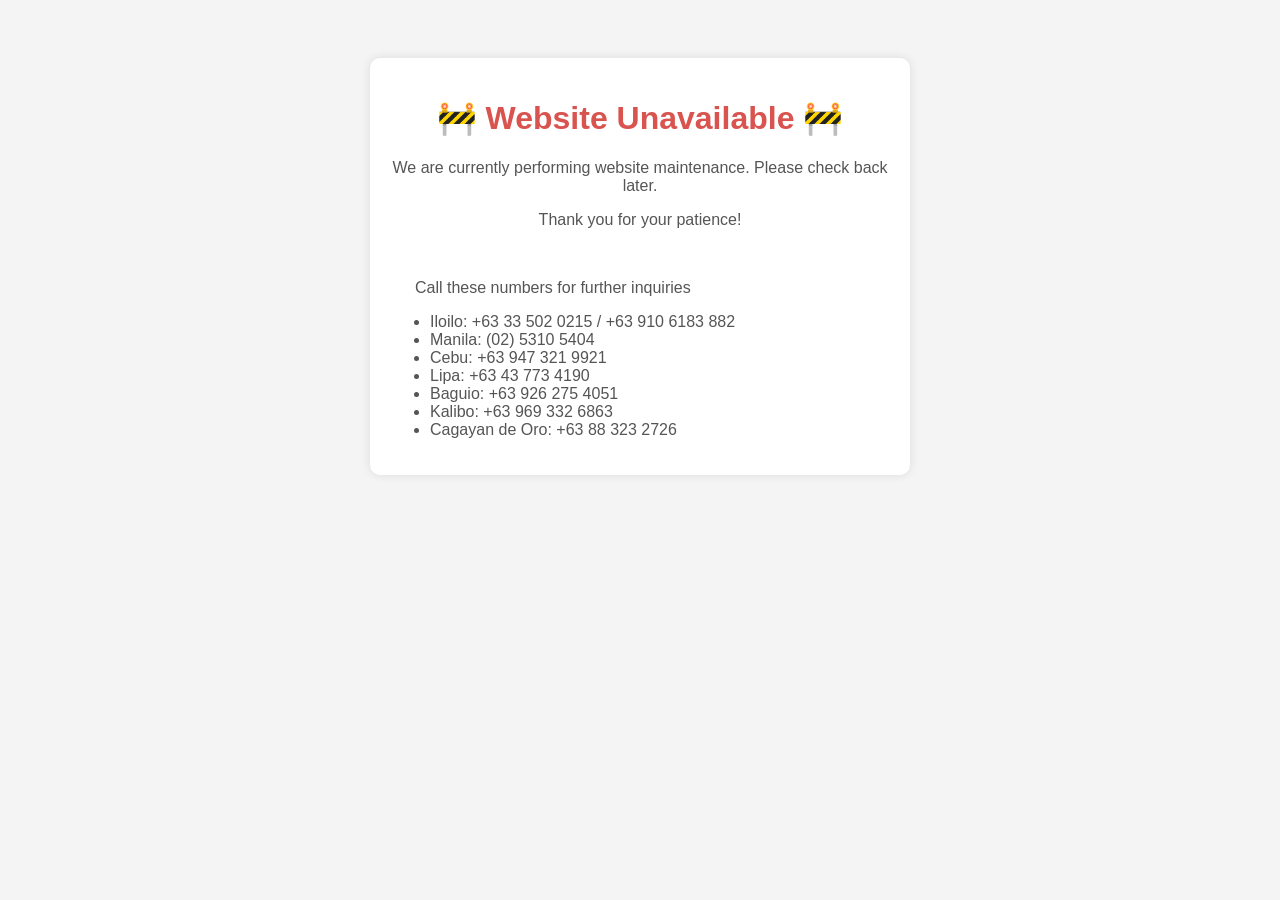
<file: maintenance.html>
<!DOCTYPE html>
<html lang="en">
<head>
    <meta charset="UTF-8">
    <meta name="viewport" content="width=device-width, initial-scale=1.0">
    <title>Service Unavailable</title>
    <style>
        body {
            font-family: Arial, sans-serif;
            padding: 50px;
            background-color: #f4f4f4;
        }
        .container {
            max-width: 500px;
            margin: auto;
            background: white;
            padding: 20px;
            border-radius: 10px;
            box-shadow: 0 0 10px rgba(0, 0, 0, 0.1);
        }
        h1 {
            color: #d9534f;
        }
        p {
            color: #555;
        }
    </style>
</head>
<body>
    <div class="container">
        <h1 style="text-align:center;">🚧 Website Unavailable 🚧</h1>
        <p style="text-align:center;">We are currently performing website maintenance. Please check back later.</p>
        <p style="text-align:center;">Thank you for your patience!</p>
	<br />
	<p style="text-align:start;margin-left:25px; margin-bottom:0;">Call these numbers for further inquiries</p>
	<div style="display:flex; justify-content:start; align-items:start;">
		<ul style="color: #555;">
			<li>Iloilo: +63 33 502 0215 / +63 910 6183 882</li>
			<li>Manila: (02) 5310 5404</li>
			<li>Cebu: +63 947 321 9921</li>
			<li>Lipa: +63 43 773 4190</li>
			<li>Baguio: +63 926 275 4051</li>
			<li>Kalibo: +63 969 332 6863</li>
			<li>Cagayan de Oro: +63 88 323 2726</li>
		</ul>

        </div>
    </div>
</body>
</html>
</file>
<file: assets/css/main.css>
/* ==========================================================================
   Intermed Language Institute — 2026 redesign
   Typography: Newsreader (editorial display) + Inter (interface / body)
   Palette derived from the original logo: navy #163C76, teal #28A9BB
   ========================================================================== */

:root {
  --navy-950: #071b2c;
  --navy-900: #0c2438;
  --navy-800: #12314b;
  --navy-700: #1b405e;
  --teal-700: #106b76;
  --teal-600: #177e8c;
  --teal-500: #28a9bb;
  --red-600: #a3312b;
  --gold-500: #bf9a4a;
  --gold-300: #e2cfa4;
  --gold-700: #806025;
  --paper: #f8f6f1;
  --paper-2: #f1ede4;
  --sand: #f2ebdd;
  --white: #ffffff;
  --ink: #16232e;
  --text-soft: #3f4d59;
  --muted: #5f6b75;
  --line: rgba(12, 36, 56, 0.12);
  --line-strong: rgba(12, 36, 56, 0.22);
  --font-display: "Newsreader", Georgia, "Times New Roman", serif;
  --font-sans: "Inter", -apple-system, BlinkMacSystemFont, "Segoe UI", sans-serif;
  --wrap: 1200px;
  --radius: 16px;
  --radius-lg: 22px;
  --shadow-sm: 0 2px 10px rgba(9, 28, 45, 0.04);
  --shadow-md: 0 18px 40px -18px rgba(9, 28, 45, 0.22);
  --ease-out: cubic-bezier(0.22, 1, 0.36, 1);
  --ease-in-out: cubic-bezier(0.65, 0, 0.35, 1);
  --motion-fast: 190ms;
  --motion-base: 280ms;
  --motion-slow: 760ms;
  --motion-hero: 950ms;
}

*,
*::before,
*::after {
  box-sizing: border-box;
}

html {
  scroll-behavior: smooth;
  -webkit-text-size-adjust: 100%;
}

html,
body {
  max-width: 100%;
  overflow-x: clip;
}

body {
  margin: 0;
  background: var(--paper);
  color: var(--ink);
  font-family: var(--font-sans);
  font-size: 16px;
  line-height: 1.65;
  -webkit-font-smoothing: antialiased;
  -moz-osx-font-smoothing: grayscale;
  text-rendering: optimizeLegibility;
}

[id] {
  scroll-margin-top: 96px;
}

img,
svg {
  display: block;
  max-width: 100%;
}

img {
  height: auto;
}

a {
  color: inherit;
  text-decoration: none;
}

button,
input,
select,
textarea {
  font: inherit;
  color: inherit;
}

button {
  cursor: pointer;
}

ul,
ol {
  margin: 0;
  padding: 0;
  list-style: none;
}

h1,
h2,
h3,
h4 {
  margin: 0;
  color: var(--navy-900);
  font-family: var(--font-display);
  font-weight: 500;
  letter-spacing: -0.018em;
  line-height: 1.08;
}

p {
  margin: 0;
}

[hidden] {
  display: none !important;
}

::selection {
  background: var(--gold-300);
  color: var(--navy-950);
}

:focus-visible {
  outline: 2px solid var(--teal-600);
  outline-offset: 3px;
}

.sr-only {
  position: absolute !important;
  width: 1px;
  height: 1px;
  padding: 0;
  margin: -1px;
  overflow: hidden;
  clip: rect(0, 0, 0, 0);
  white-space: nowrap;
  border: 0;
}

.skip-link {
  position: fixed;
  top: 10px;
  left: 12px;
  z-index: 300;
  padding: 10px 16px;
  border-radius: 8px;
  background: var(--navy-900);
  color: var(--white);
  font-size: 13px;
  font-weight: 600;
  transform: translateY(-160%);
  transition: transform 0.2s ease;
}

.skip-link:focus {
  transform: translateY(0);
}

.container {
  width: min(calc(100% - 48px), var(--wrap));
  margin-inline: auto;
}

.section {
  padding: clamp(72px, 8.5vw, 118px) 0;
}

.section--white {
  background: var(--white);
}

.section--paper {
  background: var(--paper);
}

.section--dark {
  background: var(--navy-950);
  color: var(--white);
}

/* --------------------------------------------------------------------------
   Typography helpers
   -------------------------------------------------------------------------- */

.eyebrow {
  display: flex;
  align-items: center;
  gap: 12px;
  margin-bottom: 18px;
  color: var(--teal-700);
  font-size: 10.5px;
  font-weight: 700;
  letter-spacing: 0.18em;
  line-height: 1.4;
  text-transform: uppercase;
}

.eyebrow::before {
  content: "";
  flex: 0 0 auto;
  width: 28px;
  height: 1px;
  background: var(--gold-500);
}

.eyebrow--light {
  color: var(--gold-300);
}

.eyebrow--light::before {
  background: var(--gold-300);
}

.section-head {
  display: grid;
  grid-template-columns: minmax(0, 1fr) minmax(250px, 360px);
  align-items: end;
  gap: 40px;
  margin-bottom: clamp(36px, 5vw, 56px);
}

.section-head h2 {
  max-width: 20ch;
  font-size: clamp(2rem, 3.4vw, 2.85rem);
}

.section-intro {
  max-width: 44ch;
  color: var(--muted);
  font-size: 0.95rem;
  line-height: 1.7;
}

.section-intro a {
  color: var(--navy-800);
  font-weight: 600;
  text-decoration: underline;
  text-underline-offset: 3px;
  text-decoration-color: var(--line-strong);
}

.section-intro a:hover {
  text-decoration-color: var(--navy-800);
}

.text-link {
  display: inline-flex;
  align-items: center;
  gap: 8px;
  color: var(--navy-800);
  font-size: 12.5px;
  font-weight: 700;
  letter-spacing: 0.01em;
}

.text-link .arrow {
  transition: transform 0.22s ease;
}

.text-link:hover {
  color: var(--teal-700);
}

.text-link:hover .arrow {
  transform: translateX(3px);
}

.text-link--light {
  color: var(--gold-300);
}

.text-link--light:hover {
  color: var(--white);
}

.photo-caption {
  margin-top: 12px;
  color: var(--muted);
  font-size: 11px;
  letter-spacing: 0.02em;
}

/* --------------------------------------------------------------------------
   Buttons
   -------------------------------------------------------------------------- */

.btn {
  display: inline-flex;
  align-items: center;
  justify-content: center;
  gap: 9px;
  min-height: 48px;
  padding: 0 24px;
  border: 1px solid transparent;
  border-radius: 999px;
  font-size: 13px;
  font-weight: 600;
  letter-spacing: 0.012em;
  line-height: 1;
  text-align: center;
  transition: background 0.22s ease, color 0.22s ease, border-color 0.22s ease,
    transform 0.22s ease, box-shadow 0.22s ease;
}

.btn:hover {
  transform: translateY(-1px);
}

.btn:active {
  transform: translateY(0);
}

.btn--primary {
  background: var(--navy-800);
  color: var(--white);
  box-shadow: 0 8px 20px -12px rgba(12, 36, 56, 0.6);
}

.btn--primary:hover {
  background: var(--navy-700);
  box-shadow: 0 12px 26px -14px rgba(12, 36, 56, 0.65);
}

.btn--light {
  background: var(--white);
  color: var(--navy-900);
}

.btn--light:hover {
  background: var(--paper-2);
}

.btn--ghost {
  border-color: rgba(255, 255, 255, 0.45);
  background: rgba(255, 255, 255, 0.03);
  color: var(--white);
}

.btn--ghost:hover {
  border-color: rgba(255, 255, 255, 0.8);
  background: rgba(255, 255, 255, 0.08);
}

.btn--outline {
  border-color: var(--line-strong);
  background: transparent;
  color: var(--navy-800);
}

.btn--outline:hover {
  border-color: var(--navy-800);
  background: var(--white);
}

.btn--sm {
  min-height: 40px;
  padding: 0 18px;
  font-size: 12px;
}

.btn[disabled] {
  opacity: 0.68;
  cursor: wait;
  transform: none;
}

/* --------------------------------------------------------------------------
   Top bar and header
   -------------------------------------------------------------------------- */

.topbar {
  background: var(--navy-950);
  color: rgba(255, 255, 255, 0.72);
  font-size: 11.5px;
  letter-spacing: 0.02em;
}

.topbar-inner {
  display: flex;
  min-height: 38px;
  align-items: center;
  justify-content: space-between;
  gap: 24px;
}

.topbar-meta {
  display: flex;
  align-items: center;
  gap: 18px;
}

.topbar a {
  transition: color 0.2s ease;
}

.topbar a:hover {
  color: var(--white);
}

.topbar-sep {
  width: 1px;
  height: 12px;
  background: rgba(255, 255, 255, 0.2);
}

.topbar-flag {
  display: inline-flex;
  width: 18px;
  height: 2px;
  margin-right: 2px;
  background: linear-gradient(
    90deg,
    #1c1c1c 0 33.33%,
    #a3312b 33.33% 66.66%,
    #bf9a4a 66.66% 100%
  );
  vertical-align: middle;
}

.site-header {
  position: sticky;
  top: 0;
  z-index: 100;
  border-bottom: 1px solid rgba(12, 36, 56, 0.08);
  background: rgba(255, 255, 255, 0.96);
  backdrop-filter: blur(14px);
  -webkit-backdrop-filter: blur(14px);
  transition: box-shadow 0.25s ease;
}

.site-header.is-scrolled {
  box-shadow: 0 10px 30px rgba(9, 28, 45, 0.07);
}

.header-inner {
  display: flex;
  min-height: 78px;
  align-items: center;
  justify-content: space-between;
  gap: 24px;
}

.brand {
  display: inline-flex;
  flex: 0 0 auto;
  align-items: center;
}

.brand img {
  width: 168px;
  height: auto;
}

.primary-nav {
  display: flex;
  align-items: center;
  gap: clamp(13px, 1.62vw, 25px);
}

.primary-nav a {
  position: relative;
  padding: 8px 0;
  color: var(--navy-800);
  font-size: 12.5px;
  font-weight: 500;
  white-space: nowrap;
}

.primary-nav a::after {
  content: "";
  position: absolute;
  right: 0;
  bottom: 2px;
  left: 0;
  height: 1px;
  background: var(--teal-600);
  transform: scaleX(0);
  transform-origin: left;
  transition: transform 0.25s ease;
}

.primary-nav a:hover::after,
.primary-nav a[aria-current="page"]::after,
.primary-nav a[aria-current="location"]::after {
  transform: scaleX(1);
}

.header-cta {
  flex: 0 0 auto;
}

.nav-toggle {
  display: none;
  width: 44px;
  height: 44px;
  flex-direction: column;
  align-items: center;
  justify-content: center;
  gap: 5px;
  border: 1px solid var(--line);
  border-radius: 50%;
  background: transparent;
}

.nav-toggle span {
  display: block;
  width: 17px;
  height: 1.5px;
  background: var(--navy-800);
  transition: transform 0.22s ease, opacity 0.22s ease;
}

.nav-open .nav-toggle span:nth-child(1) {
  transform: translateY(6.5px) rotate(45deg);
}

.nav-open .nav-toggle span:nth-child(2) {
  opacity: 0;
}

.nav-open .nav-toggle span:nth-child(3) {
  transform: translateY(-6.5px) rotate(-45deg);
}

.mobile-nav {
  display: none;
}

/* --------------------------------------------------------------------------
   Hero
   -------------------------------------------------------------------------- */

.hero {
  position: relative;
  isolation: isolate;
  overflow: hidden;
  background: var(--navy-950);
  color: var(--white);
}

.hero-media {
  position: absolute;
  inset: 0;
  z-index: -2;
}

.hero-media img {
  width: 100%;
  height: 100%;
  object-fit: cover;
  object-position: center 58%;
}

.hero::after {
  content: "";
  position: absolute;
  inset: 0;
  z-index: -1;
  background:
    linear-gradient(
      90deg,
      rgba(6, 21, 34, 0.94) 0%,
      rgba(6, 21, 34, 0.78) 46%,
      rgba(6, 21, 34, 0.38) 100%
    ),
    linear-gradient(0deg, rgba(6, 21, 34, 0.78) 0%, rgba(6, 21, 34, 0) 48%);
}

.hero-inner {
  display: flex;
  min-height: clamp(560px, 72vh, 760px);
  align-items: center;
  padding: clamp(64px, 9vw, 120px) 0 0;
}

.hero-copy {
  max-width: 800px;
}

.hero .eyebrow {
  color: var(--gold-300);
}

.hero h1 {
  max-width: 17ch;
  color: var(--white);
  font-size: clamp(2.7rem, 5.6vw, 4.5rem);
  letter-spacing: -0.028em;
  line-height: 1.02;
}

.hero h1 em {
  color: var(--gold-300);
  font-style: italic;
  font-weight: 400;
}

.hero-lede {
  max-width: 54ch;
  margin-top: 26px;
  color: rgba(255, 255, 255, 0.8);
  font-size: clamp(0.98rem, 1.4vw, 1.08rem);
  line-height: 1.7;
}

.hero-actions {
  display: flex;
  flex-wrap: wrap;
  gap: 12px;
  margin-top: 34px;
}

.hero-facts {
  display: grid;
  grid-template-columns: repeat(4, minmax(0, 1fr));
  margin: clamp(40px, 6vw, 72px) 0 0;
  border-top: 1px solid rgba(255, 255, 255, 0.18);
  padding: 22px 0 28px;
}

.hero-facts > div {
  padding: 0 22px;
  border-left: 1px solid rgba(255, 255, 255, 0.12);
}

.hero-facts > div:first-child {
  padding-left: 0;
  border-left: 0;
}

.hero-facts dt {
  color: var(--white);
  font-family: var(--font-display);
  font-size: 1.45rem;
  letter-spacing: -0.01em;
  line-height: 1;
}

.hero-facts dd {
  margin: 7px 0 0;
  color: rgba(255, 255, 255, 0.55);
  font-size: 10px;
  font-weight: 500;
  letter-spacing: 0.14em;
  text-transform: uppercase;
}

/* --------------------------------------------------------------------------
   Motion system
   -------------------------------------------------------------------------- */

@view-transition {
  navigation: auto;
}

::view-transition-old(root) {
  animation: page-out 0.24s var(--ease-in-out) both;
}

::view-transition-new(root) {
  animation: page-in 0.34s var(--ease-out) both;
}

@keyframes page-out {
  to {
    opacity: 0;
    transform: translate3d(0, -4px, 0);
  }
}

@keyframes page-in {
  from {
    opacity: 0;
    transform: translate3d(0, 6px, 0);
  }
}

.js .reveal {
  opacity: 0;
  transform: translate3d(0, 26px, 0);
  transition: opacity 0.8s var(--ease-out), transform 0.85s var(--ease-out);
  transition-delay: var(--reveal-delay, 0ms);
}

.js .reveal--left {
  transform: translate3d(-28px, 0, 0);
}

.js .reveal--right {
  transform: translate3d(28px, 0, 0);
}

.js .reveal--scale {
  transform: translate3d(0, 20px, 0) scale(0.977);
}

.js .reveal.is-visible {
  opacity: 1;
  transform: none;
}

.about-copy.reveal,
.branch-explorer.reveal,
.courses-note.reveal,
.why-foot.reveal {
  --reveal-delay: 90ms;
}

.contact-cta-copy.reveal {
  --reveal-delay: 100ms;
}

/* Hero choreography */

.hero-copy > .eyebrow {
  animation: hero-fade-in 0.8s var(--ease-out) 0.05s both;
}

.hero-line {
  display: block;
  overflow: hidden;
  margin-bottom: -0.08em;
  padding-bottom: 0.08em;
}

.hero-line > span {
  display: block;
  animation: hero-line-in var(--motion-hero) var(--ease-out) both;
}

.hero-line:nth-child(2) > span {
  animation-delay: 0.14s;
}

.hero-lede {
  animation: hero-fade-in 0.85s var(--ease-out) 0.4s both;
}

.hero-actions {
  animation: hero-fade-in 0.8s var(--ease-out) 0.54s both;
}

.hero-facts {
  animation: hero-fade-in 0.9s var(--ease-out) 0.68s both;
}

.hero-media {
  transform: scale(1.055);
  animation: hero-settle 2.2s var(--ease-out) both;
}

.hero-media img {
  transform: translate3d(0, var(--hero-shift, 0px), 0) scale(1.01);
  will-change: transform;
}

@keyframes hero-line-in {
  from {
    opacity: 0;
    transform: translate3d(0, 110%, 0);
  }
  to {
    opacity: 1;
    transform: none;
  }
}

@keyframes hero-fade-in {
  from {
    opacity: 0;
    transform: translate3d(0, 14px, 0);
  }
  to {
    opacity: 1;
    transform: none;
  }
}

@keyframes hero-settle {
  from {
    transform: scale(1.08);
  }
  to {
    transform: scale(1.055);
  }
}

/* Curtain-style media reveals */

.js .about-media.reveal figure::after,
.js .news-feature.reveal .news-media::after,
.js .careers-wrap.reveal .careers-media::after {
  content: "";
  position: absolute;
  inset: 0;
  z-index: 1;
  pointer-events: none;
  transform: scaleY(1);
  transform-origin: bottom;
  transition: transform 1.05s var(--ease-out);
  transition-delay: calc(var(--reveal-delay, 0ms) + 60ms);
}

.js .about-media.reveal figure,
.js .news-feature.reveal .news-media,
.js .careers-wrap.reveal .careers-media {
  position: relative;
}

.js .about-media.reveal figure::after {
  border-radius: inherit;
  background: var(--white);
}

.js .news-feature.reveal .news-media::after {
  background: var(--white);
}

.js .careers-wrap.reveal .careers-media::after {
  background: var(--navy-900);
}

.js .about-media.reveal.is-visible figure::after,
.js .news-feature.reveal.is-visible .news-media::after,
.js .careers-wrap.reveal.is-visible .careers-media::after {
  transform: scaleY(0);
}

.js .about-media.reveal .est-badge {
  opacity: 0;
  transform: translate3d(0, 10px, 0);
  transition: opacity 0.55s var(--ease-out), transform 0.65s var(--ease-out);
  transition-delay: 0.42s;
}

.js .about-media.reveal.is-visible .est-badge {
  opacity: 1;
  transform: none;
}

[data-count] {
  font-variant-numeric: tabular-nums;
}

/* Interior page heading choreography */

.page-hero .container > * {
  animation: page-head-in 0.75s var(--ease-out) both;
}

.page-hero .container > .home-link {
  animation-delay: 0.05s;
}

.page-hero .container > .eyebrow {
  animation-delay: 0.12s;
}

.page-hero .container > h1 {
  animation-delay: 0.18s;
}

.page-hero .container > p:not(.eyebrow) {
  animation-delay: 0.3s;
}

@keyframes page-head-in {
  from {
    opacity: 0;
    transform: translate3d(0, 14px, 0);
  }
  to {
    opacity: 1;
    transform: none;
  }
}

/* --------------------------------------------------------------------------
   About
   -------------------------------------------------------------------------- */

.about-grid {
  display: grid;
  grid-template-columns: minmax(0, 0.92fr) minmax(0, 1.08fr);
  align-items: center;
  gap: clamp(40px, 6.5vw, 88px);
}

.about-media {
  position: relative;
}

.about-media figure {
  margin: 0;
  overflow: hidden;
  border-radius: var(--radius-lg);
  box-shadow: var(--shadow-md);
}

.about-media img {
  width: 100%;
  aspect-ratio: 4 / 3.35;
  object-fit: cover;
}

.est-badge {
  position: absolute;
  right: -16px;
  bottom: 28px;
  display: flex;
  min-width: 118px;
  flex-direction: column;
  padding: 16px 20px;
  border: 1px solid var(--line);
  border-left: 2px solid var(--gold-500);
  border-radius: 10px;
  background: var(--paper);
  box-shadow: var(--shadow-sm);
}

.est-badge span {
  color: var(--muted);
  font-size: 9px;
  font-weight: 600;
  letter-spacing: 0.16em;
  text-transform: uppercase;
}

.est-badge strong {
  color: var(--navy-900);
  font-family: var(--font-display);
  font-size: 1.55rem;
  font-weight: 500;
  line-height: 1.1;
}

.about-copy h2 {
  max-width: 19ch;
  font-size: clamp(2rem, 3.2vw, 2.75rem);
}

.about-copy > p {
  max-width: 58ch;
  margin-top: 20px;
  color: var(--muted);
  font-size: 0.95rem;
  line-height: 1.75;
}

.check-list {
  display: grid;
  gap: 12px;
  margin: 28px 0 0;
}

.check-list li {
  position: relative;
  padding-left: 28px;
  color: var(--text-soft);
  font-size: 0.9rem;
  line-height: 1.55;
}

.check-list li::before {
  content: "";
  position: absolute;
  top: 0.28em;
  left: 0;
  width: 17px;
  height: 17px;
  border-radius: 50%;
  background: rgba(23, 126, 140, 0.12);
}

.check-list li::after {
  content: "";
  position: absolute;
  top: 0.55em;
  left: 5.5px;
  width: 6px;
  height: 3px;
  border-bottom: 1.5px solid var(--teal-700);
  border-left: 1.5px solid var(--teal-700);
  transform: rotate(-45deg);
}

.stat-row {
  display: grid;
  grid-template-columns: repeat(4, minmax(0, 1fr));
  gap: 18px;
  margin-top: 32px;
  border-top: 1px solid var(--line);
  padding-top: 24px;
}

.stat-row strong {
  display: block;
  color: var(--navy-900);
  font-family: var(--font-display);
  font-size: 1.6rem;
  font-weight: 500;
  letter-spacing: -0.015em;
  line-height: 1;
}

.stat-row span {
  display: block;
  margin-top: 7px;
  color: var(--muted);
  font-size: 9.5px;
  font-weight: 500;
  letter-spacing: 0.12em;
  line-height: 1.4;
  text-transform: uppercase;
}

/* --------------------------------------------------------------------------
   Courses
   -------------------------------------------------------------------------- */

.course-grid {
  display: grid;
  grid-template-columns: repeat(3, minmax(0, 1fr));
  gap: 20px;
}

.course-card {
  position: relative;
  display: flex;
  min-height: 292px;
  flex-direction: column;
  padding: 26px;
  border: 1px solid var(--line);
  border-radius: var(--radius);
  background: var(--white);
  transition: border-color 0.25s ease, box-shadow 0.25s ease, transform 0.25s ease;
}

.course-card:hover {
  border-color: rgba(18, 49, 75, 0.3);
  box-shadow: var(--shadow-md);
  transform: translateY(-3px);
}

.course-top {
  display: flex;
  align-items: flex-start;
  justify-content: space-between;
  gap: 12px;
  margin-bottom: 22px;
}

.course-level {
  color: var(--navy-800);
  font-family: var(--font-display);
  font-size: 2.3rem;
  font-weight: 500;
  letter-spacing: -0.03em;
  line-height: 0.9;
}

.course-tag {
  flex: 0 0 auto;
  padding: 6px 10px;
  border-radius: 999px;
  background: var(--paper-2);
  color: var(--muted);
  font-size: 9px;
  font-weight: 600;
  letter-spacing: 0.1em;
  line-height: 1.3;
  text-transform: uppercase;
}

.course-card h3 {
  margin-bottom: 10px;
  font-size: 1.3rem;
}

.course-card p {
  flex: 1 1 auto;
  color: var(--muted);
  font-size: 0.875rem;
  line-height: 1.62;
}

.course-link {
  display: flex;
  align-self: stretch;
  align-items: center;
  justify-content: space-between;
  gap: 8px;
  margin-top: 24px;
  padding-top: 16px;
  border-top: 1px solid var(--line);
  color: var(--navy-800);
  font-size: 12px;
  font-weight: 700;
}

.course-link .arrow {
  transition: transform 0.22s ease;
}

.course-link:hover {
  color: var(--teal-700);
}

.course-link:hover .arrow {
  transform: translateX(3px);
}

.course-card--featured {
  border-color: var(--navy-900);
  background: var(--navy-900);
}

.course-card--featured .course-level,
.course-card--featured h3 {
  color: var(--white);
}

.course-card--featured p {
  color: rgba(255, 255, 255, 0.68);
}

.course-card--featured .course-tag {
  border: 1px solid rgba(226, 207, 164, 0.4);
  background: transparent;
  color: var(--gold-300);
}

.course-card--featured .course-link {
  border-top-color: rgba(255, 255, 255, 0.18);
  color: var(--gold-300);
}

.course-card--featured .course-link:hover {
  color: var(--white);
}

.course-card--featured:hover {
  border-color: var(--navy-700);
}

.course-card--exam {
  background: var(--sand);
}

.courses-note {
  display: flex;
  align-items: flex-start;
  justify-content: space-between;
  gap: 24px;
  margin-top: 28px;
  border-top: 1px solid var(--line);
  padding-top: 20px;
  color: var(--muted);
  font-size: 0.8rem;
  line-height: 1.6;
}

.courses-note a {
  flex: 0 0 auto;
  color: var(--navy-800);
  font-weight: 700;
  text-decoration: underline;
  text-underline-offset: 3px;
  text-decoration-color: var(--line-strong);
}

.courses-note a:hover {
  text-decoration-color: var(--navy-800);
}

/* --------------------------------------------------------------------------
   Examinations
   -------------------------------------------------------------------------- */

.section--dark h2,
.section--dark h3 {
  color: var(--white);
}

.exam-head {
  display: grid;
  grid-template-columns: minmax(0, 1fr) minmax(250px, 360px);
  align-items: end;
  gap: 40px;
}

.exam-head h2 {
  max-width: 19ch;
  font-size: clamp(2rem, 3.4vw, 2.85rem);
}

.exam-head p {
  max-width: 46ch;
  color: rgba(255, 255, 255, 0.62);
  font-size: 0.93rem;
  line-height: 1.7;
}

.exam-grid {
  display: grid;
  grid-template-columns: repeat(2, minmax(0, 1fr));
  gap: 20px;
  margin: clamp(34px, 5vw, 48px) 0 0;
}

.exam-card {
  position: relative;
  padding: 30px;
  border: 1px solid rgba(255, 255, 255, 0.18);
  border-radius: var(--radius);
  background: rgba(255, 255, 255, 0.035);
  transition: border-color 0.25s ease, background 0.25s ease;
}

.exam-card:hover {
  border-color: rgba(255, 255, 255, 0.35);
  background: rgba(255, 255, 255, 0.055);
}

.exam-no {
  display: block;
  margin-bottom: 34px;
  color: var(--gold-300);
  font-size: 10px;
  font-weight: 600;
  letter-spacing: 0.16em;
}

.exam-card h3 {
  max-width: 20ch;
  margin-bottom: 12px;
  font-size: clamp(1.35rem, 2.2vw, 1.65rem);
}

.exam-card p {
  max-width: 44ch;
  color: rgba(255, 255, 255, 0.62);
  font-size: 0.9rem;
  line-height: 1.65;
}

.exam-card .text-link {
  margin-top: 24px;
}

.exam-support {
  display: grid;
  grid-template-columns: minmax(0, 1fr) auto;
  align-items: center;
  gap: 32px;
  margin-top: 36px;
  border-top: 1px solid rgba(255, 255, 255, 0.14);
  padding-top: 30px;
}

.exam-support h3 {
  font-family: var(--font-sans);
  font-size: 10px;
  font-weight: 700;
  letter-spacing: 0.16em;
  text-transform: uppercase;
}

.exam-support ul {
  display: flex;
  flex-wrap: wrap;
  gap: 10px 28px;
  margin-top: 12px;
}

.exam-support li {
  position: relative;
  padding-left: 16px;
  color: rgba(255, 255, 255, 0.68);
  font-size: 0.83rem;
}

.exam-support li::before {
  content: "";
  position: absolute;
  top: 0.55em;
  left: 0;
  width: 5px;
  height: 5px;
  border-radius: 50%;
  background: var(--gold-300);
}

.exam-official {
  margin-top: 18px;
}

/* --------------------------------------------------------------------------
   Branches
   -------------------------------------------------------------------------- */

.branch-tabs {
  display: grid;
  grid-template-columns: repeat(4, minmax(0, 1fr));
  gap: 9px;
  margin-bottom: 20px;
}

.branch-tab {
  display: flex;
  align-items: center;
  justify-content: space-between;
  gap: 8px;
  padding: 13px 15px;
  border: 1px solid var(--line);
  border-radius: 9px;
  background: var(--white);
  color: var(--navy-800);
  font-size: 12.5px;
  font-weight: 500;
  text-align: left;
  transition: background 0.2s ease, border-color 0.2s ease, color 0.2s ease;
}

.branch-tab:hover {
  border-color: var(--line-strong);
}

.branch-tab .num {
  color: var(--muted);
  font-family: var(--font-display);
  font-size: 10.5px;
  opacity: 0.7;
}

.branch-tab[aria-pressed="true"] {
  border-color: var(--navy-900);
  background: var(--navy-900);
  color: var(--white);
}

.branch-tab[aria-pressed="true"] .num {
  color: var(--gold-300);
  opacity: 1;
}

.branch-explorer {
  display: grid;
  grid-template-columns: minmax(0, 0.82fr) minmax(0, 1.18fr);
  gap: 20px;
}

.map-card {
  display: flex;
  min-height: 458px;
  flex-direction: column;
  align-items: center;
  justify-content: center;
  padding: 26px;
  border: 1px solid var(--line);
  border-radius: var(--radius);
  background: var(--white);
}

.branch-map {
  position: relative;
  width: min(100%, 316px);
}

.branch-map > img {
  width: 100%;
  height: auto;
  opacity: 0.92;
}

.map-pin {
  position: absolute;
  z-index: 2;
  display: grid;
  width: 30px;
  height: 30px;
  place-items: center;
  padding: 0;
  border: 0;
  border-radius: 50%;
  background: transparent;
  transform: translate(-50%, -50%);
}

.map-pin::before {
  content: "";
  width: 11px;
  height: 11px;
  border: 2px solid var(--white);
  border-radius: 50%;
  background: var(--teal-500);
  box-shadow: 0 0 0 3px rgba(40, 169, 187, 0.22);
  transition: width 0.2s ease, height 0.2s ease, background 0.2s ease,
    box-shadow 0.2s ease;
}

.map-pin[aria-pressed="true"]::before {
  width: 15px;
  height: 15px;
  background: var(--navy-800);
  box-shadow: 0 0 0 4px rgba(191, 154, 74, 0.45);
}

.map-pin-label {
  position: absolute;
  top: calc(100% + 2px);
  left: 50%;
  z-index: 3;
  padding: 3px 7px;
  border-radius: 4px;
  background: var(--navy-900);
  color: var(--white);
  font-size: 9px;
  font-weight: 500;
  letter-spacing: 0.02em;
  opacity: 0;
  pointer-events: none;
  transform: translateX(-50%);
  transition: opacity 0.18s ease;
  white-space: nowrap;
}

.map-pin:hover .map-pin-label,
.map-pin:focus-visible .map-pin-label,
.map-pin[aria-pressed="true"] .map-pin-label {
  opacity: 1;
}

.map-note {
  margin-top: 20px;
  color: var(--muted);
  font-size: 10.5px;
  text-align: center;
}

.map-note .star {
  color: var(--red-600);
}

.branch-panel {
  display: flex;
  min-height: 458px;
  flex-direction: column;
  padding: clamp(24px, 3.4vw, 36px);
  border: 1px solid var(--line);
  border-radius: var(--radius);
  background: var(--white);
}

.branch-detail {
  display: flex;
  height: 100%;
  flex-direction: column;
}

.branch-detail-head {
  display: flex;
  align-items: flex-start;
  justify-content: space-between;
  gap: 16px;
  margin-bottom: 20px;
  border-bottom: 1px solid var(--line);
  padding-bottom: 18px;
}

.branch-detail h3 {
  font-size: clamp(1.6rem, 2.6vw, 1.95rem);
}

.branch-count {
  margin-top: 6px;
  color: var(--muted);
  font-size: 9.5px;
  font-weight: 600;
  letter-spacing: 0.14em;
  text-transform: uppercase;
}

.branch-tag {
  flex: 0 0 auto;
  padding: 5px 9px;
  border-radius: 999px;
  background: rgba(163, 49, 43, 0.08);
  color: var(--red-600);
  font-size: 9px;
  font-weight: 600;
  letter-spacing: 0.08em;
  text-transform: uppercase;
}

.branch-detail address {
  color: var(--text-soft);
  font-size: 0.94rem;
  font-style: normal;
  line-height: 1.7;
}

.branch-contact {
  display: flex;
  flex-direction: column;
  gap: 7px;
  margin-top: 18px;
  font-size: 0.9rem;
}

.branch-contact a {
  display: inline-flex;
  align-items: center;
  gap: 9px;
  color: var(--navy-800);
  width: fit-content;
}

.branch-contact a:hover {
  text-decoration: underline;
  text-underline-offset: 3px;
}

.branch-contact svg {
  flex: 0 0 auto;
  color: var(--teal-600);
}

.branch-meta {
  display: grid;
  gap: 3px;
  margin-top: 22px;
  border-top: 1px solid var(--line);
  padding-top: 16px;
}

.branch-meta span {
  color: var(--muted);
  font-size: 9px;
  font-weight: 600;
  letter-spacing: 0.13em;
  text-transform: uppercase;
}

.branch-meta p {
  color: var(--muted);
  font-size: 0.82rem;
  line-height: 1.55;
}

.branch-actions {
  display: flex;
  flex-wrap: wrap;
  align-items: center;
  gap: 12px;
  margin-top: auto;
  padding-top: 24px;
}

.branch-empty {
  margin-top: 18px;
  padding: 13px 15px;
  border: 1px dashed var(--line-strong);
  border-radius: 8px;
  background: var(--paper);
  color: var(--muted);
  font-size: 0.82rem;
  line-height: 1.55;
}

/* --------------------------------------------------------------------------
   Why Intermed
   -------------------------------------------------------------------------- */

.why-grid {
  display: grid;
  grid-template-columns: repeat(3, minmax(0, 1fr));
  overflow: hidden;
  border-top: 1px solid var(--line);
  border-left: 1px solid var(--line);
  border-radius: 2px;
  background: var(--white);
}

.why-item {
  padding: clamp(24px, 3vw, 34px);
  border-right: 1px solid var(--line);
  border-bottom: 1px solid var(--line);
}

.why-num {
  display: block;
  margin-bottom: 24px;
  color: var(--gold-700);
  font-family: var(--font-display);
  font-size: 11px;
  letter-spacing: 0.08em;
}

.why-item h3 {
  margin-bottom: 8px;
  font-size: 1.18rem;
}

.why-item p {
  color: var(--muted);
  font-size: 0.86rem;
  line-height: 1.65;
}

.why-foot {
  display: flex;
  flex-wrap: wrap;
  align-items: center;
  justify-content: space-between;
  gap: 20px;
  margin-top: 28px;
  border-top: 1px solid var(--line);
  padding-top: 22px;
}

.why-foot p {
  max-width: 58ch;
  color: var(--muted);
  font-size: 0.85rem;
}

/* --------------------------------------------------------------------------
   Testimonials
   -------------------------------------------------------------------------- */

.testimonial-grid {
  display: grid;
  grid-template-columns: repeat(3, minmax(0, 1fr));
  gap: 20px;
}

.testimonial {
  display: flex;
  flex-direction: column;
  margin: 0;
  padding: 28px;
  border: 1px solid var(--line);
  border-radius: var(--radius);
  background: var(--white);
}

.quote-mark {
  margin-bottom: 16px;
  color: var(--gold-500);
  font-family: var(--font-display);
  font-size: 2.6rem;
  line-height: 0.6;
}

.testimonial blockquote {
  flex: 1;
  margin: 0;
  color: var(--navy-900);
  font-family: var(--font-display);
  font-size: 1.04rem;
  line-height: 1.55;
}

.testimonial figcaption {
  display: flex;
  align-items: center;
  gap: 12px;
  margin-top: 24px;
  border-top: 1px solid var(--line);
  padding-top: 18px;
}

.testimonial figcaption img {
  width: 42px;
  height: 42px;
  flex: 0 0 auto;
  border-radius: 50%;
  object-fit: cover;
  background: var(--paper-2);
}

.testimonial cite {
  display: block;
  color: var(--navy-900);
  font-size: 12.5px;
  font-style: normal;
  font-weight: 600;
}

.testimonial small {
  display: block;
  margin-top: 2px;
  color: var(--muted);
  font-size: 10.5px;
}

/* --------------------------------------------------------------------------
   News
   -------------------------------------------------------------------------- */

.news-grid {
  display: grid;
  grid-template-columns: minmax(0, 1.35fr) minmax(0, 0.85fr);
  align-items: stretch;
  gap: 20px;
}

.news-feature {
  display: flex;
  overflow: hidden;
  flex-direction: column;
  border: 1px solid var(--line);
  border-radius: var(--radius);
  background: var(--white);
}

.news-media {
  display: block;
  overflow: hidden;
  aspect-ratio: 16 / 9;
}

.news-media img {
  width: 100%;
  height: 100%;
  object-fit: cover;
  transition: transform 0.6s ease;
}

.news-feature:hover .news-media img {
  transform: scale(1.025);
}

.news-body {
  display: flex;
  flex: 1;
  flex-direction: column;
  padding: clamp(22px, 3vw, 30px);
}

.news-meta {
  display: flex;
  flex-wrap: wrap;
  align-items: center;
  gap: 8px 12px;
  margin-bottom: 14px;
  color: var(--muted);
  font-size: 9.5px;
  font-weight: 500;
  letter-spacing: 0.11em;
  text-transform: uppercase;
}

.news-tag {
  color: var(--teal-700);
  font-weight: 700;
}

.news-feature h3 {
  max-width: 21ch;
  font-size: clamp(1.5rem, 2.5vw, 1.85rem);
}

.news-feature h3 a:hover,
.news-card h3 a:hover {
  color: var(--teal-700);
}

.news-feature p {
  max-width: 55ch;
  margin-top: 12px;
  color: var(--muted);
  font-size: 0.9rem;
  line-height: 1.65;
}

.news-body .text-link {
  margin-top: auto;
  padding-top: 20px;
}

.news-side {
  display: grid;
  grid-template-rows: 1fr 1fr;
  gap: 20px;
}

.news-card {
  display: flex;
  flex-direction: column;
  padding: 24px;
  border: 1px solid var(--line);
  border-radius: var(--radius);
  background: var(--white);
}

.news-card h3 {
  margin-bottom: 8px;
  font-size: 1.15rem;
  line-height: 1.2;
}

.news-card p {
  color: var(--muted);
  font-size: 0.84rem;
  line-height: 1.6;
}

.news-card .text-link {
  margin-top: auto;
  padding-top: 16px;
}

.news-card--social {
  border-color: var(--navy-900);
  background: var(--navy-900);
}

.news-card--social h3 {
  color: var(--white);
}

.news-card--social p {
  color: rgba(255, 255, 255, 0.65);
}

.news-card--social .text-link {
  color: var(--gold-300);
}

.news-card--social .text-link:hover {
  color: var(--white);
}

.news-social-icon {
  display: grid;
  width: 34px;
  height: 34px;
  margin-bottom: 16px;
  place-items: center;
  border: 1px solid rgba(255, 255, 255, 0.24);
  border-radius: 50%;
  color: var(--gold-300);
}

/* --------------------------------------------------------------------------
   Careers
   -------------------------------------------------------------------------- */

.careers-wrap {
  display: grid;
  grid-template-columns: minmax(0, 1.08fr) minmax(0, 0.92fr);
  overflow: hidden;
  border-radius: var(--radius-lg);
  background: var(--navy-900);
  color: var(--white);
}

.careers-media img {
  width: 100%;
  height: 100%;
  min-height: 380px;
  object-fit: cover;
  object-position: center 45%;
}

.careers-copy {
  display: flex;
  flex-direction: column;
  justify-content: center;
  padding: clamp(32px, 5vw, 60px);
}

.careers-copy h2 {
  max-width: 13ch;
  color: var(--white);
  font-size: clamp(2rem, 3.4vw, 2.75rem);
}

.careers-copy p {
  max-width: 46ch;
  margin-top: 18px;
  color: rgba(255, 255, 255, 0.68);
  font-size: 0.93rem;
  line-height: 1.7;
}

.careers-copy .btn {
  align-self: flex-start;
  margin-top: 28px;
}

/* --------------------------------------------------------------------------
   Final CTA
   -------------------------------------------------------------------------- */

.contact-cta {
  position: relative;
  overflow: hidden;
  background: var(--navy-950);
  padding: clamp(64px, 8vw, 100px) 0;
  color: var(--white);
}

.contact-cta-inner {
  display: grid;
  grid-template-columns: minmax(0, 1.1fr) minmax(0, 0.9fr);
  align-items: center;
  gap: clamp(32px, 6vw, 72px);
}

.contact-cta h2 {
  max-width: 14ch;
  color: var(--white);
  font-size: clamp(2rem, 3.6vw, 3rem);
}

.contact-cta-copy p {
  max-width: 48ch;
  color: rgba(255, 255, 255, 0.66);
  font-size: 0.94rem;
  line-height: 1.7;
}

.contact-cta-copy .btn {
  margin-top: 24px;
}

.contact-quick {
  display: flex;
  flex-wrap: wrap;
  align-items: center;
  gap: 10px 22px;
  margin-top: 26px;
  border-top: 1px solid rgba(255, 255, 255, 0.16);
  padding-top: 18px;
  font-size: 0.83rem;
}

.contact-quick a {
  display: inline-flex;
  align-items: center;
  gap: 7px;
  color: rgba(255, 255, 255, 0.82);
}

.contact-quick a:hover {
  color: var(--white);
  text-decoration: underline;
  text-underline-offset: 3px;
}

/* --------------------------------------------------------------------------
   Footer
   -------------------------------------------------------------------------- */

.site-footer {
  border-top: 1px solid var(--line);
  background: var(--sand);
  color: var(--navy-900);
  padding: 64px 0 26px;
}

.footer-grid {
  display: grid;
  grid-template-columns: 1.55fr 0.78fr 0.82fr 1.1fr;
  gap: 40px;
}

.footer-brand img {
  width: 186px;
  height: auto;
  margin-bottom: 18px;
}

.footer-brand p {
  max-width: 34ch;
  color: var(--muted);
  font-size: 0.855rem;
  line-height: 1.7;
}

.site-footer h3 {
  margin-bottom: 15px;
  color: var(--navy-900);
  font-family: var(--font-sans);
  font-size: 9.5px;
  font-weight: 700;
  letter-spacing: 0.16em;
  text-transform: uppercase;
}

.footer-links {
  display: grid;
  gap: 9px;
  color: var(--muted);
  font-size: 0.845rem;
}

.footer-links a,
.footer-contact a {
  transition: color 0.2s ease;
}

.footer-links a:hover,
.footer-contact a:hover {
  color: var(--navy-900);
  text-decoration: underline;
  text-underline-offset: 3px;
}

.footer-contact {
  display: grid;
  gap: 8px;
  color: var(--muted);
  font-size: 0.845rem;
}

.socials {
  display: flex;
  gap: 9px;
  margin-top: 18px;
}

.social-link {
  display: grid;
  width: 36px;
  height: 36px;
  place-items: center;
  border: 1px solid var(--line-strong);
  border-radius: 50%;
  color: var(--navy-800);
  transition: background 0.2s ease, color 0.2s ease, border-color 0.2s ease;
}

.social-link:hover {
  border-color: var(--navy-900);
  background: var(--navy-900);
  color: var(--white);
}

.footer-branches {
  display: flex;
  flex-wrap: wrap;
  align-items: baseline;
  gap: 7px 16px;
  margin-top: 46px;
  border-top: 1px solid var(--line);
  padding-top: 20px;
}

.footer-branches > span {
  color: var(--muted);
  font-size: 9.5px;
  font-weight: 700;
  letter-spacing: 0.15em;
  text-transform: uppercase;
}

.footer-branches a {
  color: var(--text-soft);
  font-size: 0.82rem;
}

.footer-branches a:hover {
  color: var(--navy-900);
  text-decoration: underline;
  text-underline-offset: 3px;
}

.footer-bottom {
  display: flex;
  flex-wrap: wrap;
  align-items: center;
  justify-content: space-between;
  gap: 8px 24px;
  margin-top: 24px;
  color: var(--muted);
  font-size: 0.72rem;
}

.footer-bottom a:hover {
  text-decoration: underline;
}

/* --------------------------------------------------------------------------
   Page hero (interior pages)
   -------------------------------------------------------------------------- */

.page-hero {
  border-bottom: 1px solid var(--line);
  background: var(--paper);
  padding: clamp(48px, 7vw, 76px) 0 clamp(36px, 5vw, 52px);
}

.page-hero h1 {
  max-width: 18ch;
  font-size: clamp(2.3rem, 4.6vw, 3.55rem);
}

.page-hero p {
  max-width: 62ch;
  margin-top: 16px;
  color: var(--muted);
  font-size: 0.96rem;
  line-height: 1.7;
}

.page-hero .home-link {
  display: inline-flex;
  align-items: center;
  gap: 7px;
  margin-bottom: 18px;
  color: var(--muted);
  font-size: 11px;
  font-weight: 500;
}

.page-hero .home-link:hover {
  color: var(--navy-900);
}

/* --------------------------------------------------------------------------
   Contact page
   -------------------------------------------------------------------------- */

.contact-layout {
  display: grid;
  grid-template-columns: minmax(0, 1.45fr) minmax(0, 0.72fr);
  align-items: start;
  gap: 28px;
  padding: clamp(40px, 6vw, 64px) 0 clamp(72px, 8vw, 110px);
}

.form-card {
  padding: clamp(22px, 3.5vw, 40px);
  border: 1px solid var(--line);
  border-radius: 20px;
  background: var(--white);
  box-shadow: var(--shadow-sm);
}

.form-card h2 {
  font-size: clamp(1.55rem, 2.5vw, 1.85rem);
}

.form-card > p {
  margin-top: 7px;
  color: var(--muted);
  font-size: 0.875rem;
  line-height: 1.6;
}

.inquiry-form {
  margin-top: 26px;
}

.inquiry-types {
  display: grid;
  grid-template-columns: repeat(5, minmax(0, 1fr));
  gap: 7px;
  margin: 14px 0 26px;
}

.inquiry-type {
  position: relative;
  display: flex;
  min-height: 62px;
  align-items: center;
  justify-content: center;
  padding: 9px 8px;
  border: 1px solid var(--line);
  border-radius: 9px;
  background: var(--paper);
  color: var(--muted);
  font-size: 10.5px;
  font-weight: 600;
  letter-spacing: 0.01em;
  line-height: 1.35;
  text-align: center;
  transition: background 0.2s ease, color 0.2s ease, border-color 0.2s ease;
}

.inquiry-type:hover {
  border-color: var(--line-strong);
}

.inquiry-type input {
  position: absolute;
  width: 1px;
  height: 1px;
  opacity: 0;
}

.inquiry-type:has(input:checked) {
  border-color: var(--navy-900);
  background: var(--navy-900);
  color: var(--white);
}

.inquiry-type:has(input:focus-visible) {
  outline: 2px solid var(--teal-600);
  outline-offset: 2px;
}

.form-legend {
  display: block;
  margin-bottom: 0;
  color: var(--navy-900);
  font-size: 11.5px;
  font-weight: 600;
  letter-spacing: 0.02em;
}

.form-grid {
  display: grid;
  grid-template-columns: repeat(2, minmax(0, 1fr));
  gap: 17px;
}

.field {
  display: flex;
  flex-direction: column;
  gap: 6px;
}

.field--full {
  grid-column: 1 / -1;
}

.field label {
  color: var(--navy-900);
  font-size: 11.5px;
  font-weight: 600;
  letter-spacing: 0.015em;
}

.req {
  color: var(--red-600);
}

.field input,
.field select,
.field textarea {
  width: 100%;
  min-height: 47px;
  padding: 11px 13px;
  border: 1px solid var(--line-strong);
  border-radius: 9px;
  background: var(--white);
  color: var(--ink);
  font-size: 16px;
  transition: border-color 0.2s ease, box-shadow 0.2s ease;
}

.field textarea {
  min-height: 132px;
  resize: vertical;
}

.field select {
  padding-right: 38px;
  background-image: url("data:image/svg+xml,%3Csvg xmlns='http://www.w3.org/2000/svg' width='12' height='8' viewBox='0 0 12 8'%3E%3Cpath d='M1 1.5 6 6.5l5-5' fill='none' stroke='%235f6b75' stroke-width='1.4' stroke-linecap='round' stroke-linejoin='round'/%3E%3C/svg%3E");
  background-repeat: no-repeat;
  background-position: right 14px center;
  appearance: none;
}

.field input::placeholder,
.field textarea::placeholder {
  color: #8b949b;
}

.field input:focus,
.field select:focus,
.field textarea:focus {
  border-color: var(--navy-800);
  outline: none;
  box-shadow: 0 0 0 3px rgba(40, 169, 187, 0.14);
}

.field input[aria-invalid="true"],
.field select[aria-invalid="true"],
.field textarea[aria-invalid="true"] {
  border-color: var(--red-600);
}

.field-error {
  display: none;
  color: var(--red-600);
  font-size: 11px;
  line-height: 1.4;
}

.field-error.is-visible {
  display: block;
}

.field-hint {
  color: var(--muted);
  font-size: 10.5px;
  line-height: 1.45;
}

.form-consent {
  display: flex;
  align-items: flex-start;
  gap: 9px;
  margin-top: 18px;
  color: var(--muted);
  font-size: 11.5px;
  line-height: 1.55;
}

.form-consent input {
  width: 15px;
  height: 15px;
  flex: 0 0 auto;
  margin-top: 2px;
  accent-color: var(--navy-800);
}

.form-actions {
  display: flex;
  flex-wrap: wrap;
  align-items: center;
  gap: 14px;
  margin-top: 22px;
}

.btn-spinner {
  display: none;
  width: 14px;
  height: 14px;
  border: 2px solid rgba(255, 255, 255, 0.35);
  border-top-color: var(--white);
  border-radius: 50%;
  animation: spin 0.7s linear infinite;
}

.is-loading .btn-spinner {
  display: inline-block;
}

.is-loading .btn-label {
  opacity: 0.78;
}

@keyframes spin {
  to {
    transform: rotate(360deg);
  }
}

.form-privacy {
  color: var(--muted);
  font-size: 10.5px;
  line-height: 1.5;
}

.form-status {
  display: none;
  margin-top: 18px;
  padding: 13px 15px;
  border: 1px solid transparent;
  border-radius: 9px;
  font-size: 0.83rem;
  line-height: 1.55;
  transition: background-color 0.25s var(--ease-out),
    border-color 0.25s var(--ease-out), color 0.25s var(--ease-out);
}

.form-status.is-visible {
  display: block;
}

.form-status--success {
  border-color: #c3ded0;
  background: #eaf4ef;
  color: #20583e;
}

.form-status--error {
  border-color: #ebcac7;
  background: #fbedec;
  color: #7e2a24;
}

.form-status a {
  font-weight: 600;
  text-decoration: underline;
  text-underline-offset: 2px;
}

.contact-aside {
  display: grid;
  gap: 16px;
}

.aside-card {
  padding: 24px;
  border: 1px solid var(--line);
  border-radius: 16px;
  background: var(--white);
}

.aside-card h3 {
  margin-bottom: 14px;
  font-family: var(--font-sans);
  font-size: 9.5px;
  font-weight: 700;
  letter-spacing: 0.16em;
  text-transform: uppercase;
}

.contact-line {
  display: flex;
  align-items: flex-start;
  gap: 11px;
  padding: 9px 0;
  border-top: 1px solid var(--line);
  color: var(--text-soft);
  font-size: 0.85rem;
  line-height: 1.5;
}

.contact-line:first-of-type {
  border-top: 0;
  padding-top: 0;
}

.contact-line svg {
  flex: 0 0 auto;
  margin-top: 2px;
  color: var(--teal-600);
}

.contact-line a:hover {
  color: var(--navy-900);
  text-decoration: underline;
  text-underline-offset: 2px;
}

.contact-line strong {
  display: block;
  color: var(--navy-900);
  font-size: 10px;
  font-weight: 600;
  letter-spacing: 0.06em;
  text-transform: uppercase;
}

.aside-card--navy {
  border-color: var(--navy-900);
  background: var(--navy-900);
  color: var(--white);
}

.aside-card--navy h3 {
  color: var(--gold-300);
}

.aside-card--navy .contact-line {
  border-top-color: rgba(255, 255, 255, 0.14);
  color: rgba(255, 255, 255, 0.72);
}

.aside-card--navy .contact-line svg {
  color: var(--gold-300);
}

.aside-card--navy .contact-line a:hover {
  color: var(--white);
}

.aside-card--navy .contact-line strong {
  color: var(--white);
}

.next-steps {
  display: grid;
  gap: 13px;
}

.next-step {
  display: flex;
  gap: 11px;
  align-items: flex-start;
}

.next-step span {
  display: grid;
  width: 21px;
  height: 21px;
  flex: 0 0 auto;
  place-items: center;
  border: 1px solid var(--line-strong);
  border-radius: 50%;
  color: var(--navy-800);
  font-family: var(--font-display);
  font-size: 10px;
}

.next-step p {
  color: var(--muted);
  font-size: 0.82rem;
  line-height: 1.5;
}

.branch-mini-list {
  display: grid;
  grid-template-columns: 1fr 1fr;
  gap: 6px 12px;
  font-size: 0.8rem;
  color: var(--muted);
}

.branch-mini-list a:hover {
  color: var(--navy-900);
  text-decoration: underline;
  text-underline-offset: 2px;
}

.aside-note {
  margin-top: 14px;
  border-top: 1px solid var(--line);
  padding-top: 12px;
  color: var(--muted);
  font-size: 0.76rem;
  line-height: 1.5;
}

/* --------------------------------------------------------------------------
   FAQ page
   -------------------------------------------------------------------------- */

.faq-layout {
  display: grid;
  grid-template-columns: minmax(0, 220px) minmax(0, 1fr);
  align-items: start;
  gap: clamp(32px, 5vw, 64px);
  padding: clamp(48px, 6vw, 72px) 0 clamp(72px, 8vw, 110px);
}

.faq-aside {
  position: sticky;
  top: 110px;
  padding: 24px;
  border: 1px solid var(--line);
  border-radius: 16px;
  background: var(--white);
}

.faq-aside h2 {
  font-family: var(--font-sans);
  font-size: 9.5px;
  font-weight: 700;
  letter-spacing: 0.16em;
  text-transform: uppercase;
}

.faq-aside p {
  margin-top: 12px;
  color: var(--muted);
  font-size: 0.82rem;
  line-height: 1.6;
}

.faq-aside .btn {
  width: 100%;
  margin-top: 16px;
}

.faq-note {
  margin-bottom: 28px;
  border-left: 2px solid var(--gold-500);
  border-radius: 0 8px 8px 0;
  background: var(--paper);
  padding: 13px 16px;
  color: var(--muted);
  font-size: 0.8rem;
  line-height: 1.6;
}

.faq-list {
  border-top: 1px solid var(--line);
}

.faq-item {
  border-bottom: 1px solid var(--line);
}

.faq-item summary {
  display: flex;
  align-items: flex-start;
  justify-content: space-between;
  gap: 22px;
  padding: 20px 0;
  color: var(--navy-900);
  cursor: pointer;
  font-size: 0.98rem;
  font-weight: 600;
  line-height: 1.45;
  list-style: none;
}

.faq-item summary::-webkit-details-marker {
  display: none;
}

.faq-item summary:hover {
  color: var(--teal-700);
}

.faq-icon {
  display: grid;
  width: 22px;
  height: 22px;
  flex: 0 0 auto;
  place-items: center;
  border: 1px solid var(--line-strong);
  border-radius: 50%;
  color: var(--navy-800);
  font-family: var(--font-sans);
  font-size: 13px;
  font-weight: 400;
  line-height: 1;
  transition: background 0.2s ease, color 0.2s ease, transform 0.2s ease;
}

.faq-item[open] .faq-icon {
  border-color: var(--navy-900);
  background: var(--navy-900);
  color: var(--white);
  transform: rotate(45deg);
}

.faq-answer {
  max-width: 74ch;
  padding: 0 34px 22px 0;
  color: var(--muted);
  font-size: 0.9rem;
  line-height: 1.7;
}

.faq-answer p + p {
  margin-top: 10px;
}

.faq-answer ul {
  display: grid;
  gap: 6px;
  margin-top: 9px;
  padding-left: 19px;
  list-style: disc;
}

.faq-answer li::marker {
  color: var(--gold-500);
}

.faq-answer strong {
  color: var(--navy-900);
  font-weight: 600;
}

.faq-cta {
  display: flex;
  flex-wrap: wrap;
  align-items: center;
  justify-content: space-between;
  gap: 24px;
  margin-top: 38px;
  border: 1px solid var(--line);
  border-radius: var(--radius);
  background: var(--white);
  padding: 28px;
}

.faq-cta h2 {
  max-width: 20ch;
  font-size: 1.5rem;
}  .faq-cta p {
    max-width: 52ch;
    margin-top: 7px;
    color: var(--muted);
    font-size: 0.85rem;
  }

  @media (max-width: 620px) {
    [id] {
      scroll-margin-top: 82px;
    }
  }

/* --------------------------------------------------------------------------
   Responsive
   -------------------------------------------------------------------------- */

@media (max-width: 1120px) {
  .primary-nav {
    gap: 14px;
  }

  .primary-nav a {
    font-size: 12px;
  }
}

@media (max-width: 1080px) {
  .topbar,
  .primary-nav,
  .header-cta {
    display: none;
  }

  .nav-toggle {
    display: flex;
  }

  .mobile-nav {
    position: absolute;
    top: 100%;
    right: 0;
    bottom: auto;
    left: 0;
    z-index: 95;
    display: block;
    height: calc(100vh - 78px);
    height: calc(100dvh - 78px);
    overflow-y: auto;
    padding: 24px;
    background: var(--paper);
    opacity: 0;
    visibility: hidden;
    transform: translateY(-8px);
    transition: opacity 0.22s ease, transform 0.22s ease, visibility 0.22s;
  }

  .nav-open .mobile-nav {
    opacity: 1;
    visibility: visible;
    transform: none;
  }

  .nav-open {
    overflow: hidden;
  }

  .mobile-nav .eyebrow {
    margin-bottom: 10px;
  }

  .mobile-link {
    display: flex;
    align-items: center;
    justify-content: space-between;
    border-bottom: 1px solid var(--line);
    padding: 14px 0;
    color: var(--navy-900);
    font-family: var(--font-display);
    font-size: 1.18rem;
  }

  .mobile-link[aria-current] {
    color: var(--teal-600);
  }

  .mobile-link .num {
    color: var(--muted);
    font-family: var(--font-sans);
    font-size: 9.5px;
    letter-spacing: 0.1em;
  }

  .mobile-nav .btn {
    width: 100%;
    margin-top: 22px;
  }

  .mobile-contact {
    display: grid;
    gap: 7px;
    margin-top: 20px;
    color: var(--muted);
    font-size: 0.83rem;
  }

  .mobile-contact a:hover {
    color: var(--navy-900);
    text-decoration: underline;
  }

  .topbar-meta {
    gap: 14px;
  }
}

@media (max-width: 980px) {
  .section-head,
  .exam-head {
    grid-template-columns: 1fr;
    gap: 20px;
  }

  .section-head h2,
  .exam-head h2 {
    max-width: 22ch;
  }

  .about-grid,
  .news-grid,
  .careers-wrap,
  .contact-cta-inner {
    grid-template-columns: 1fr;
  }

  .about-media {
    max-width: 620px;
  }

  .news-side {
    grid-template-columns: 1fr 1fr;
    grid-template-rows: none;
  }

  .careers-media img {
    min-height: 300px;
    max-height: 400px;
  }

  .careers-copy h2 {
    max-width: 18ch;
  }

  .contact-cta h2 {
    max-width: 18ch;
  }

  .contact-layout {
    grid-template-columns: 1fr;
  }

  .contact-aside {
    grid-template-columns: 1fr 1fr;
  }

  .footer-grid {
    grid-template-columns: 1fr 1fr;
    gap: 34px;
  }

  .faq-layout {
    grid-template-columns: 1fr;
  }

  .faq-aside {
    position: static;
    display: flex;
    flex-wrap: wrap;
    align-items: center;
    justify-content: space-between;
    gap: 12px;
  }

  .faq-aside h2 {
    width: 100%;
  }

  .faq-aside p {
    margin-top: 0;
    max-width: 54ch;
  }

  .faq-aside .btn {
    width: auto;
    margin-top: 0;
  }
}

@media (max-width: 980px) {
  .js .reveal--left,
  .js .reveal--right {
    transform: translate3d(0, 24px, 0);
  }
}

@media (max-width: 820px) {
  .topbar {
    display: none;
  }

  .hero-inner {
    min-height: 620px;
    padding-top: 60px;
  }

  .hero-facts {
    grid-template-columns: 1fr 1fr;
    gap: 18px 0;
  }

  .hero-facts > div {
    padding: 0 18px;
  }

  .hero-facts > div:nth-child(odd) {
    padding-left: 0;
    border-left: 0;
  }

  .hero-facts > div:nth-child(-n + 2) {
    border-bottom: 1px solid rgba(255, 255, 255, 0.1);
    padding-bottom: 18px;
  }

  .course-grid,
  .why-grid,
  .testimonial-grid {
    grid-template-columns: 1fr 1fr;
  }

  .why-grid {
    border-radius: 0;
  }

  .exam-grid {
    grid-template-columns: 1fr;
  }

  .exam-support {
    grid-template-columns: 1fr;
    gap: 22px;
  }

  .exam-support .btn {
    justify-self: start;
  }

  .branch-tabs {
    grid-template-columns: repeat(2, minmax(0, 1fr));
  }

  .branch-explorer {
    grid-template-columns: 1fr;
  }

  .map-card {
    min-height: auto;
    padding: 20px;
  }

  .branch-map {
    width: min(100%, 270px);
  }

  .branch-panel {
    min-height: 0;
  }

  .branch-actions {
    margin-top: 22px;
  }

  .footer-grid {
    grid-template-columns: 1fr 1fr;
  }

  .form-grid {
    grid-template-columns: 1fr;
  }

  .inquiry-types {
    grid-template-columns: repeat(3, minmax(0, 1fr));
  }

  .contact-aside {
    grid-template-columns: 1fr;
  }
}

@media (max-width: 620px) {
  .container {
    width: calc(100% - 32px);
  }

  .site-header .header-inner {
    min-height: 68px;
  }

  .brand img {
    width: 148px;
  }

  .mobile-nav {
    height: calc(100vh - 68px);
    height: calc(100dvh - 68px);
  }

  .hero-inner {
    min-height: 560px;
    padding-top: 54px;
  }

  .hero h1 {
    font-size: clamp(2.45rem, 11vw, 3.2rem);
  }

  .hero-lede {
    margin-top: 20px;
    font-size: 0.94rem;
  }

  .hero-actions .btn {
    min-height: 46px;
    padding: 0 19px;
  }

  .hero-facts {
    margin-top: 36px;
  }

  .hero-facts dt {
    font-size: 1.3rem;
  }

  .section {
    padding: 64px 0;
  }

  .eyebrow {
    margin-bottom: 14px;
  }

  .about-grid {
    gap: 48px;
  }

  .est-badge {
    right: 12px;
    bottom: 18px;
    min-width: 104px;
    padding: 13px 16px;
  }

  .stat-row {
    grid-template-columns: 1fr 1fr;
    gap: 18px 12px;
  }

  .course-grid,
  .why-grid,
  .testimonial-grid,
  .news-side {
    grid-template-columns: 1fr;
  }

  .course-card {
    min-height: 0;
  }

  .courses-note {
    flex-direction: column;
    gap: 10px;
  }

  .branch-tabs {
    gap: 7px;
  }

  .branch-tab {
    padding: 12px;
    font-size: 12px;
  }

  .branch-detail-head {
    flex-direction: column;
    gap: 8px;
  }

  .why-item {
    padding: 24px;
  }

  .careers-wrap {
    border-radius: var(--radius);
  }

  .careers-copy {
    padding: 30px 24px 34px;
  }

  .footer-grid {
    grid-template-columns: 1fr;
    gap: 30px;
  }

  .footer-brand img {
    width: 170px;
  }

  .footer-branches {
    margin-top: 34px;
  }

  .footer-bottom {
    flex-direction: column;
    align-items: flex-start;
  }

  .page-hero {
    padding-top: 40px;
  }

  .inquiry-types {
    grid-template-columns: 1fr 1fr;
  }

  .inquiry-type {
    min-height: 54px;
  }

  .form-card {
    border-radius: 14px;
  }

  .form-actions {
    flex-direction: column;
    align-items: stretch;
  }

  .form-actions .btn {
    width: 100%;
  }

  .form-privacy {
    text-align: center;
  }

  .faq-layout {
    padding-top: 36px;
  }

  .faq-aside {
    display: block;
  }

  .faq-aside p {
    margin-top: 10px;
  }

  .faq-aside .btn {
    width: 100%;
    margin-top: 14px;
  }

  .faq-item summary {
    font-size: 0.93rem;
    padding: 18px 0;
  }

  .faq-answer {
    padding-right: 9px;
  }

  .faq-cta {
    padding: 22px;
  }

  .faq-cta .btn {
    width: 100%;
  }
}

@media (max-width: 390px) {
  .inquiry-types {
    grid-template-columns: 1fr;
  }

  .branch-tabs {
    grid-template-columns: 1fr;
  }

  .hero-actions .btn {
    width: 100%;
  }
}

/* --------------------------------------------------------------------------
   Reduced motion
   -------------------------------------------------------------------------- */

.hero :focus-visible,
.section--dark :focus-visible,
.contact-cta :focus-visible {
  outline-color: var(--gold-300);
}

/* --------------------------------------------------------------------------
   Interaction polish
   -------------------------------------------------------------------------- */

.btn {
  transition: background-color var(--motion-base) var(--ease-out),
    color var(--motion-base) var(--ease-out),
    border-color var(--motion-base) var(--ease-out),
    transform var(--motion-fast) var(--ease-out),
    box-shadow var(--motion-base) var(--ease-out);
}

.btn:hover {
  transform: translate3d(0, -2px, 0);
}

.btn:active {
  transform: translate3d(0, 0, 0) scale(0.985);
  transition-duration: 90ms;
}

.btn .arrow {
  transition: transform 0.25s var(--ease-out);
}

.btn:hover .arrow {
  transform: translateX(3px);
}

.text-link {
  position: relative;
}

.text-link::after {
  content: "";
  position: absolute;
  right: 0;
  bottom: -2px;
  left: 0;
  height: 1px;
  background: currentColor;
  transform: scaleX(0);
  transform-origin: left;
  transition: transform 0.28s var(--ease-out);
}

.text-link:hover::after {
  transform: scaleX(1);
}

.section-intro a,
.courses-note a,
.footer-links a,
.footer-contact a,
.footer-branches a,
.branch-contact a {
  transition: color 0.2s var(--ease-out), text-decoration-color 0.25s var(--ease-out),
    text-underline-offset 0.25s var(--ease-out);
}

/* Navigation */

.site-header {
  transition: box-shadow 0.3s var(--ease-out),
    background-color 0.3s var(--ease-out);
}

.site-header.is-scrolled {
  background: rgba(255, 255, 255, 0.985);
}



.nav-toggle {
  transition: background-color 0.22s var(--ease-out),
    border-color 0.22s var(--ease-out), transform 0.22s var(--ease-out);
}

.nav-toggle:hover {
  border-color: var(--line-strong);
  background: var(--paper);
}

.nav-toggle:active {
  transform: scale(0.94);
}

.primary-nav a {
  transition: color 0.2s var(--ease-out);
}

.primary-nav a::after {
  transform-origin: left;
  transition: transform 0.28s var(--ease-out);
}

@media (max-width: 1080px) {
  .mobile-nav {
    pointer-events: none;
    transition: opacity 0.28s var(--ease-out),
      transform 0.38s var(--ease-out), visibility 0s linear 0.38s;
  }

  .nav-open .mobile-nav {
    pointer-events: auto;
    transition: opacity 0.28s var(--ease-out),
      transform 0.38s var(--ease-out), visibility 0s;
  }

  .mobile-nav .eyebrow,
  .mobile-link,
  .mobile-nav > .btn,
  .mobile-contact {
    opacity: 0;
    transform: translate3d(0, 10px, 0);
    transition: opacity 0.28s var(--ease-out),
      transform 0.38s var(--ease-out);
  }

  .nav-open .mobile-nav .eyebrow,
  .nav-open .mobile-link,
  .nav-open .mobile-nav > .btn,
  .nav-open .mobile-contact {
    opacity: 1;
    transform: none;
  }

  .nav-open .mobile-nav .eyebrow {
    transition-delay: 60ms;
  }

  .nav-open .mobile-link:nth-child(1) {
    transition-delay: 90ms;
  }

  .nav-open .mobile-link:nth-child(2) {
    transition-delay: 120ms;
  }

  .nav-open .mobile-link:nth-child(3) {
    transition-delay: 150ms;
  }

  .nav-open .mobile-link:nth-child(4) {
    transition-delay: 180ms;
  }

  .nav-open .mobile-link:nth-child(5) {
    transition-delay: 210ms;
  }

  .nav-open .mobile-link:nth-child(6) {
    transition-delay: 240ms;
  }

  .nav-open .mobile-link:nth-child(7) {
    transition-delay: 270ms;
  }

  .nav-open .mobile-link:nth-child(8) {
    transition-delay: 300ms;
  }

  .nav-open .mobile-nav > .btn {
    transition-delay: 320ms;
  }

  .nav-open .mobile-contact {
    transition-delay: 340ms;
  }
}

/* Cards and content components */

.course-card {
  transition: border-color 0.3s var(--ease-out),
    box-shadow 0.35s var(--ease-out), transform 0.35s var(--ease-out),
    background-color 0.3s var(--ease-out);
}

.course-card:hover,
.js .course-card.reveal.is-visible:hover {
  transform: translate3d(0, -4px, 0);
}

.course-level {
  transition: transform 0.35s var(--ease-out);
}

.course-card:hover .course-level {
  transform: translateY(-1px);
}

.course-card:hover .course-link .arrow {
  transform: translateX(4px);
}

.exam-card {
  transition: border-color 0.3s var(--ease-out),
    background-color 0.3s var(--ease-out), transform 0.35s var(--ease-out),
    box-shadow 0.35s var(--ease-out);
}

.exam-card:hover,
.js .exam-card.reveal.is-visible:hover {
  transform: translate3d(0, -3px, 0);
  box-shadow: 0 22px 44px -24px rgba(0, 0, 0, 0.55);
}

.exam-card:hover .exam-no {
  transform: translateY(-1px);
}

.exam-no {
  transition: transform 0.35s var(--ease-out);
}

.why-item {
  transition: background-color 0.3s var(--ease-out);
}

.why-item:hover {
  background: var(--paper);
}

.testimonial {
  transition: border-color 0.3s var(--ease-out),
    box-shadow 0.35s var(--ease-out), transform 0.35s var(--ease-out);
}

.testimonial:hover,
.js .testimonial.reveal.is-visible:hover {
  border-color: var(--line-strong);
  box-shadow: var(--shadow-md);
  transform: translate3d(0, -3px, 0);
}

.news-feature,
.news-card,
.aside-card,
.faq-cta {
  transition: border-color 0.3s var(--ease-out),
    box-shadow 0.35s var(--ease-out), transform 0.35s var(--ease-out);
}

.news-feature:hover,
.news-card:hover,
.aside-card:hover,
.js .news-feature.reveal.is-visible:hover,
.js .news-card.reveal.is-visible:hover,
.js .aside-card.reveal.is-visible:hover {
  border-color: var(--line-strong);
  box-shadow: var(--shadow-md);
  transform: translate3d(0, -2px, 0);
}

.news-card--social:hover {
  border-color: var(--navy-700);
}

.branch-tab {
  transition: background-color 0.2s var(--ease-out),
    border-color 0.2s var(--ease-out), color 0.2s var(--ease-out),
    box-shadow 0.25s var(--ease-out), transform 0.25s var(--ease-out);
}

.branch-tab:hover {
  transform: translate3d(0, -1px, 0);
  box-shadow: var(--shadow-sm);
}

.branch-tab[aria-pressed="true"]:hover {
  transform: none;
  box-shadow: 0 10px 22px -18px rgba(9, 28, 45, 0.55);
}

.branch-detail {
  animation: branch-in 0.4s var(--ease-out) both;
}

@keyframes branch-in {
  from {
    opacity: 0;
    transform: translate3d(0, 8px, 0);
  }
  to {
    opacity: 1;
    transform: none;
  }
}

.map-pin::before {
  transition: transform 0.25s var(--ease-out),
    background-color 0.25s var(--ease-out), box-shadow 0.25s var(--ease-out);
}

.map-pin[aria-pressed="true"]::before {
  width: 11px;
  height: 11px;
  transform: scale(1.36);
}

.map-pin-label {
  transform: translate(-50%, 3px);
  transition: opacity 0.2s var(--ease-out), transform 0.25s var(--ease-out);
}

.map-pin:hover .map-pin-label,
.map-pin:focus-visible .map-pin-label,
.map-pin[aria-pressed="true"] .map-pin-label {
  transform: translate(-50%, 0);
}

/* FAQ */

.faq-item summary {
  transition: color 0.2s var(--ease-out);
}

.faq-item:not([open]) summary:hover .faq-icon {
  border-color: var(--navy-900);
  background: var(--paper);
}

.faq-item[open] .faq-answer {
  animation: faq-answer-in 0.32s var(--ease-out) both;
}

@keyframes faq-answer-in {
  from {
    opacity: 0;
    transform: translate3d(0, -4px, 0);
  }
  to {
    opacity: 1;
    transform: none;
  }
}

/* Images */

.about-media img,
.careers-media img,
.news-media img {
  transition: transform 0.9s var(--ease-out), opacity 0.55s var(--ease-out),
    filter 0.55s var(--ease-out);
}

@media (hover: hover) and (pointer: fine) {
  .about-media figure:hover img,
  .careers-wrap:hover .careers-media img,
  .news-feature:hover .news-media img {
    transform: scale(1.028);
  }
}

main img.is-loading,
main img.is-loaded {
  transition: opacity 0.55s var(--ease-out), filter 0.55s var(--ease-out),
    transform 0.9s var(--ease-out);
}

main img.is-loading {
  opacity: 0;
  filter: blur(10px);
}

main img.is-loaded {
  opacity: 1;
  filter: none;
}

/* Forms */

.field label {
  transition: color 0.2s var(--ease-out);
}

.field:focus-within label {
  color: var(--teal-700);
}

.field input,
.field select,
.field textarea {
  transition: border-color 0.22s var(--ease-out),
    box-shadow 0.25s var(--ease-out), background-color 0.22s var(--ease-out);
}

.field input:hover,
.field select:hover,
.field textarea:hover {
  border-color: rgba(12, 36, 56, 0.34);
}

.inquiry-type {
  transition: background-color 0.2s var(--ease-out),
    color 0.2s var(--ease-out), border-color 0.2s var(--ease-out),
    box-shadow 0.25s var(--ease-out);
}

.inquiry-type:not(:has(input:checked)):hover {
  border-color: var(--line-strong);
  background: var(--white);
}

.inquiry-type:has(input:checked) {
  box-shadow: 0 10px 20px -17px rgba(9, 28, 45, 0.6);
}

.field-error.is-visible {
  animation: field-error-in 0.24s var(--ease-out) both;
}

@keyframes field-error-in {
  from {
    opacity: 0;
    transform: translate3d(0, -4px, 0);
  }
  to {
    opacity: 1;
    transform: none;
  }
}

.form-status.is-visible {
  animation: status-in 0.34s var(--ease-out) both;
}

@keyframes status-in {
  from {
    opacity: 0;
    transform: translate3d(0, 6px, 0);
  }
  to {
    opacity: 1;
    transform: none;
  }
}

.is-loading .btn-label {
  transition: opacity 0.2s var(--ease-out);
}

/* Small finishing touches */

.social-link {
  transition: background-color 0.2s var(--ease-out),
    color 0.2s var(--ease-out), border-color 0.2s var(--ease-out),
    transform 0.25s var(--ease-out), box-shadow 0.25s var(--ease-out);
}

.social-link:hover {
  transform: translate3d(0, -2px, 0);
  box-shadow: var(--shadow-sm);
}

.js .reveal .eyebrow::before {
  transform: scaleX(0);
  transform-origin: left;
  transition: transform 0.7s var(--ease-out) 0.18s;
}

.js .reveal.is-visible .eyebrow::before {
  transform: scaleX(1);
}

@media (prefers-reduced-motion: reduce) {
  html {
    scroll-behavior: auto;
  }

  *,
  *::before,
  *::after {
    animation-duration: 0.01ms !important;
    animation-delay: 0ms !important;
    animation-iteration-count: 1 !important;
    transition-duration: 0.01ms !important;
    transition-delay: 0ms !important;
    scroll-behavior: auto !important;
  }

  .hero-media,
  .hero-media img,
  .hero-line > span,
  .hero-copy > .eyebrow,
  .hero-lede,
  .hero-actions,
  .hero-facts,
  .page-hero .container > * {
    animation: none !important;
    transform: none !important;
  }

  .js .reveal,
  .js .reveal--left,
  .js .reveal--right,
  .js .reveal--scale {
    opacity: 1;
    transform: none;
    transition: none !important;
  }

  .js .about-media.reveal figure::after,
  .js .news-feature.reveal .news-media::after,
  .js .careers-wrap.reveal .careers-media::after {
    display: none !important;
  }

  .js .about-media.reveal .est-badge {
    opacity: 1;
    transform: none;
  }

  .js .reveal .eyebrow::before {
    transform: none;
  }

  .branch-detail,
  .faq-item[open] .faq-answer {
    animation: none !important;
  }

  .btn:hover,
  .btn:active,
  .nav-toggle:active,
  .course-card:hover,
  .exam-card:hover,
  .testimonial:hover,
  .news-feature:hover,
  .news-card:hover,
  .aside-card:hover,
  .branch-tab:hover,
  .social-link:hover,
  .about-media figure:hover img,
  .careers-wrap:hover .careers-media img,
  .news-feature:hover .news-media img {
    transform: none !important;
  }

  ::view-transition-old(root),
  ::view-transition-new(root) {
    animation: none !important;
  }
}
</file>
<file: im/style.css>
/* body, html{
    color:#163C76;
} */

h1,h2,h3,h4,h5,h6{
    color:#163C76;
}


.nav-link.active {
    border-bottom: 2px solid #28a9bb;
}

.bg-white-gradient {
    background: linear-gradient(0deg, rgba(255, 255, 255, 0) 0%, rgba(255, 255, 255, 1) 100%);
}

.page-section {
    padding-top: 100px;
}

#carousel-main-first {
    background: linear-gradient(90deg, rgba(255, 255, 255, .5) 0%, rgba(255, 255, 255, 0) 100%), url('/images/carousel-menu-first.jpg');
    background-repeat: no-repeat;
    background-size: cover;
    background-position: center;
}

#carousel-main-second {
    background: linear-gradient(90deg, rgba(255, 255, 255, 0) 0%, rgba(255, 255, 255, .5) 100%), url('/images/carousel-menu-second.jpg');
    background-repeat: no-repeat;
    background-size: cover;
    background-position: center;
}

#carousel-main-third {
    background: linear-gradient(90deg, rgba(255, 255, 255, .5) 0%, rgba(255, 255, 255, 0) 100%), url('/images/carousel-menu-third.jpg');
    background-repeat: no-repeat;
    background-size: cover;
    background-position: center;
}

#carousel-main .carousel-inner h1, #carousel-main .carousel-inner h5{
    color: #163c76;
    margin-bottom: 15px;
    font-weight: 600;
    text-shadow: 1px 1px 1px #ddd;
}
.btn-main-carousel{
    --bs-btn-color: #163c76;
    --bs-btn-border-color: #28a9bb;
    --bs-btn-hover-color: #fff;
    --bs-btn-hover-bg: #28a9bb;
    --bs-btn-hover-border-color: #28a9bb;
    --bs-btn-focus-shadow-rgb: 13,202,240;
    --bs-btn-active-color: #fff;
    --bs-btn-active-bg: #28a9bb;
    --bs-btn-active-border-color: #28a9bb;
    font-weight: 600;
}
.btn-main-carousel:hover{
    color: white !important;
}
.btn-normal{
    --bs-btn-color: #163c76;
    --bs-btn-border-color: #28a9bb;
    --bs-btn-hover-color: #fff;
    --bs-btn-hover-bg: #28a9bb;
    --bs-btn-hover-border-color: #28a9bb;
    --bs-btn-focus-shadow-rgb: 13,202,240;
    --bs-btn-active-color: #fff;
    --bs-btn-active-bg: #28a9bb;
    --bs-btn-active-border-color: #28a9bb;
    font-weight: 600;
}
.btn-normal:hover{
    color: white !important;
}

.carousel-indicators [data-bs-target] {
    width: 8px !important;
    height: 8px !important;
    border-radius: 50% !important;
}

.navbar-nav .nav-link {
    font-size: 1.25rem;
    font-weight: 400;
    color: #163C76;
}

.navbar-nav .nav-link:hover {
    color: #28a9bb;
}

.navbar-nav .nav-link.active {
    position: relative;
    border: 0;
    color: #163C76;
}

.navbar-nav .nav-link.active::after {
    content: "";
    position: absolute;
    bottom: 0;
    height: 3px;
    background-color: #28a9bb;
    width: 60%;
    left: 0;
}

h1.title{
    font-weight: 700;
    color: 163C76;
}

h2.subtitle{
    font-size: 1.5rem;
    color:#28a9bb;
}
h3.subtitle{
    position:relative;
    font-size: 1.5rem;
    padding:5px 0;
}
h3.subtitle::after{
    content: "";
    position: absolute;
    bottom: 0;
    height: 3px;
    background-color: #28a9bb;
    width: 40px;
    left: 0;
}
.pin-map{
    text-decoration: none;
    color:#163C76;
    font-weight: 500;
}
.pin-map:hover{
    font-weight: 700;
}
.pin-map.active{
    color:#28a9bb;
    font-weight: 700;
}

.location-details{
    height:180px;
}

.location-details i{
    text-decoration: none;
    color:#28a9bb;
    font-weight: 500;
}
.location-details a, .location-details p{
    text-decoration: none;
    font-weight: 500;
    color: rgba(var(--bs-secondary-rgb));
}
.location-details a:hover{
    color: rgba(var(--bs-dark-rgb));
}
#apply-scholarship-form{
    background:linear-gradient(90deg, rgba(255, 255, 255, .9) 0%, rgba(255, 255, 255, 0.8) 100%),url('/images/blue-light.jpg');
    background-repeat:no-repeat;
    background-position-x:100%;
    background-size:cover;
}
.blue-line{
    background:linear-gradient(90deg, rgba(255, 255, 255, .9) 0%, rgba(255, 255, 255, 1) 100%),url('/images/blue-line.jpg');
    background-repeat:no-repeat;
    background-position-x:80%;
    background-size:cover;
}
.blue-modern{
    background:linear-gradient(90deg, rgba(255, 255, 255, .9) 0%, rgba(255, 255, 255, 1) 100%),url('/images/blue-modern.jpg');
    background-repeat:no-repeat;
    background-position-y:100%;
    background-size:cover;
}
.blue-abstract{
    background:linear-gradient(90deg, rgba(255, 255, 255, 1) 0%, rgba(255, 255, 255, .8) 100%),url('/images/blue-abstract.jpg');
    background-repeat:no-repeat;
    background-size:cover;
}
.dark-blue-abstract{
    background:linear-gradient(90deg, rgba(22, 60, 118, 1) 0%, rgba(22, 60, 118, .8) 100%),url('/images/dark-blue-abstract.jpg');
    background-repeat:no-repeat;
    background-size:cover;
}
.blue-abstract-0{
    background:linear-gradient(90deg, rgba(255, 255, 255, .9) 0%, rgba(255, 255, 255, .86) 100%),url('/images/blue-abstract.jpg');
    background-repeat:no-repeat;
    background-position-y:100%;
    background-position-x:0%;
}
.blue-abstract-25{
    background:linear-gradient(90deg, rgba(255, 255, 255, .85) 0%, rgba(255, 255, 255, .81) 100%),url('/images/blue-abstract.jpg');
    background-repeat:no-repeat;
    background-position-y:100%;
    background-position-x:21%;
}
.blue-abstract-5{
    background:linear-gradient(90deg, rgba(255, 255, 255, .8) 0%, rgba(255, 255, 255, .76) 100%),url('/images/blue-abstract.jpg');
    background-repeat:no-repeat;
    background-position-y:100%;
    background-position-x:39%;
}
.blue-abstract-75{
    background:linear-gradient(90deg, rgba(255, 255, 255, .75) 0%, rgba(255, 255, 255, .71) 100%),url('/images/blue-abstract.jpg');
    background-repeat:no-repeat;
    background-position-y:100%;
    background-position-x:56%;
}
.text-shadow-light{
    text-shadow: 1px 1px 1px #ddd;
}
</file>
<file: im/fonts.css>
.poppins-thin {
    font-family: "Poppins", sans-serif;
    font-weight: 100;
    font-style: normal;
}

.poppins-extralight {
    font-family: "Poppins", sans-serif;
    font-weight: 200;
    font-style: normal;
}

.poppins-light {
    font-family: "Poppins", sans-serif;
    font-weight: 300;
    font-style: normal;
}

.poppins-regular {
    font-family: "Poppins", sans-serif;
    font-weight: 400;
    font-style: normal;
}

.poppins-medium {
    font-family: "Poppins", sans-serif;
    font-weight: 500;
    font-style: normal;
}

.poppins-semibold {
    font-family: "Poppins", sans-serif;
    font-weight: 600;
    font-style: normal;
}

.poppins-bold {
    font-family: "Poppins", sans-serif;
    font-weight: 700;
    font-style: normal;
}

.poppins-extrabold {
    font-family: "Poppins", sans-serif;
    font-weight: 800;
    font-style: normal;
}

.poppins-black {
    font-family: "Poppins", sans-serif;
    font-weight: 900;
    font-style: normal;
}

.poppins-thin-italic {
    font-family: "Poppins", sans-serif;
    font-weight: 100;
    font-style: italic;
}

.poppins-extralight-italic {
    font-family: "Poppins", sans-serif;
    font-weight: 200;
    font-style: italic;
}

.poppins-light-italic {
    font-family: "Poppins", sans-serif;
    font-weight: 300;
    font-style: italic;
}

.poppins-regular-italic {
    font-family: "Poppins", sans-serif;
    font-weight: 400;
    font-style: italic;
}

.poppins-medium-italic {
    font-family: "Poppins", sans-serif;
    font-weight: 500;
    font-style: italic;
}

.poppins-semibold-italic {
    font-family: "Poppins", sans-serif;
    font-weight: 600;
    font-style: italic;
}

.poppins-bold-italic {
    font-family: "Poppins", sans-serif;
    font-weight: 700;
    font-style: italic;
}

.poppins-extrabold-italic {
    font-family: "Poppins", sans-serif;
    font-weight: 800;
    font-style: italic;
}

.poppins-black-italic {
    font-family: "Poppins", sans-serif;
    font-weight: 900;
    font-style: italic;
}

.roboto-thin {
    font-family: "Roboto", sans-serif;
    font-weight: 100;
    font-style: normal;
}

.roboto-thin-italic {
    font-family: "Roboto", sans-serif;
    font-weight: 100;
    font-style: italic;
}

.roboto-light {
    font-family: "Roboto", sans-serif;
    font-weight: 300;
    font-style: normal;
}

.roboto-light-italic {
    font-family: "Roboto", sans-serif;
    font-weight: 300;
    font-style: italic;
}

.roboto-regular {
    font-family: "Roboto", sans-serif;
    font-weight: 400;
    font-style: normal;
}

.roboto-regular-italic {
    font-family: "Roboto", sans-serif;
    font-weight: 400;
    font-style: italic;
}

.roboto-medium {
    font-family: "Roboto", sans-serif;
    font-weight: 500;
    font-style: normal;
}

.roboto-medium-italic {
    font-family: "Roboto", sans-serif;
    font-weight: 500;
    font-style: italic;
}

.roboto-bold {
    font-family: "Roboto", sans-serif;
    font-weight: 700;
    font-style: normal;
}

.roboto-bold-italic {
    font-family: "Roboto", sans-serif;
    font-weight: 700;
    font-style: italic;
}

.roboto-black {
    font-family: "Roboto", sans-serif;
    font-weight: 900;
    font-style: normal;
}

.roboto-black-italic {
    font-family: "Roboto", sans-serif;
    font-weight: 900;
    font-style: italic;
}
</file>
<file: im/loader.css>
.wizard-loader{width:90px;height:90px;margin:40px auto}
.wizard-loader .loader-inner{width:60px;height:60px;position:relative;margin:0 auto}
.wizard-loader .loader-inner div{content:"";width:16px;height:16px;border-radius:50%;background:#28a9bb;position:absolute;top:10px;left:10px;transform-origin:20px 20px;-webkit-animation:loading-14 2s infinite cubic-bezier(.5,0,.5,1);animation:loading-14 2s infinite cubic-bezier(.5,0,.5,1)}
.wizard-loader .loader-inner .box-2{top:10px;left:auto;right:10px;transform-origin:-4px 20px;-webkit-animation:loading-142 2s infinite cubic-bezier(.5,0,.5,1);animation:loading-142 2s infinite cubic-bezier(.5,0,.5,1)}
.wizard-loader .loader-inner .box-3{top:auto;left:auto;right:10px;bottom:10px;transform-origin:-4px -4px;-webkit-animation:loading-143 2s infinite cubic-bezier(.5,0,.5,1);animation:loading-143 2s infinite cubic-bezier(.5,0,.5,1)}
.wizard-loader .loader-inner .box-4{top:auto;bottom:10px;transform-origin:20px -4px;-webkit-animation:loading-144 2s infinite cubic-bezier(.5,0,.5,1);animation:loading-144 2s infinite cubic-bezier(.5,0,.5,1)}
.wizard-loader .text{display:block;font-size:12px;color:#28a9bb;text-align:center}
@-webkit-keyframes loading-14{
	0%{transform:rotate(90deg)}
	50%{transform:rotate(180deg)}
	75%{transform:rotate(270deg)}
	100%{transform:rotate(360deg)}
}
@keyframes loading-14{
	0%{transform:rotate(90deg)}
	50%{transform:rotate(180deg)}
	75%{transform:rotate(270deg)}
	100%{transform:rotate(360deg)}
}
@-webkit-keyframes loading-142{
	0%,25%{transform:rotate(90deg)}
	25%{transform:rotate(180deg)}
	75%{transform:rotate(270deg)}
	100%{transform:rotate(360deg)}
}
@keyframes loading-142{
	0%,25%{transform:rotate(90deg)}
	25%{transform:rotate(180deg)}
	75%{transform:rotate(270deg)}
	100%{transform:rotate(360deg)}
}
@-webkit-keyframes loading-143{
	0%,25%{transform:rotate(90deg)}
	50%{transform:rotate(270deg)}
	100%{transform:rotate(360deg)}
}
@keyframes loading-143{
	0%,25%{transform:rotate(90deg)}
	50%{transform:rotate(270deg)}
	100%{transform:rotate(360deg)}
}
@-webkit-keyframes loading-144{
	0%,25%{transform:rotate(90deg)}
	50%{transform:rotate(180deg)}
	100%,75%{transform:rotate(360deg)}
}
@keyframes loading-144{
	0%,25%{transform:rotate(90deg)}
	50%{transform:rotate(180deg)}
	100%,75%{transform:rotate(360deg)}
}
</file>
